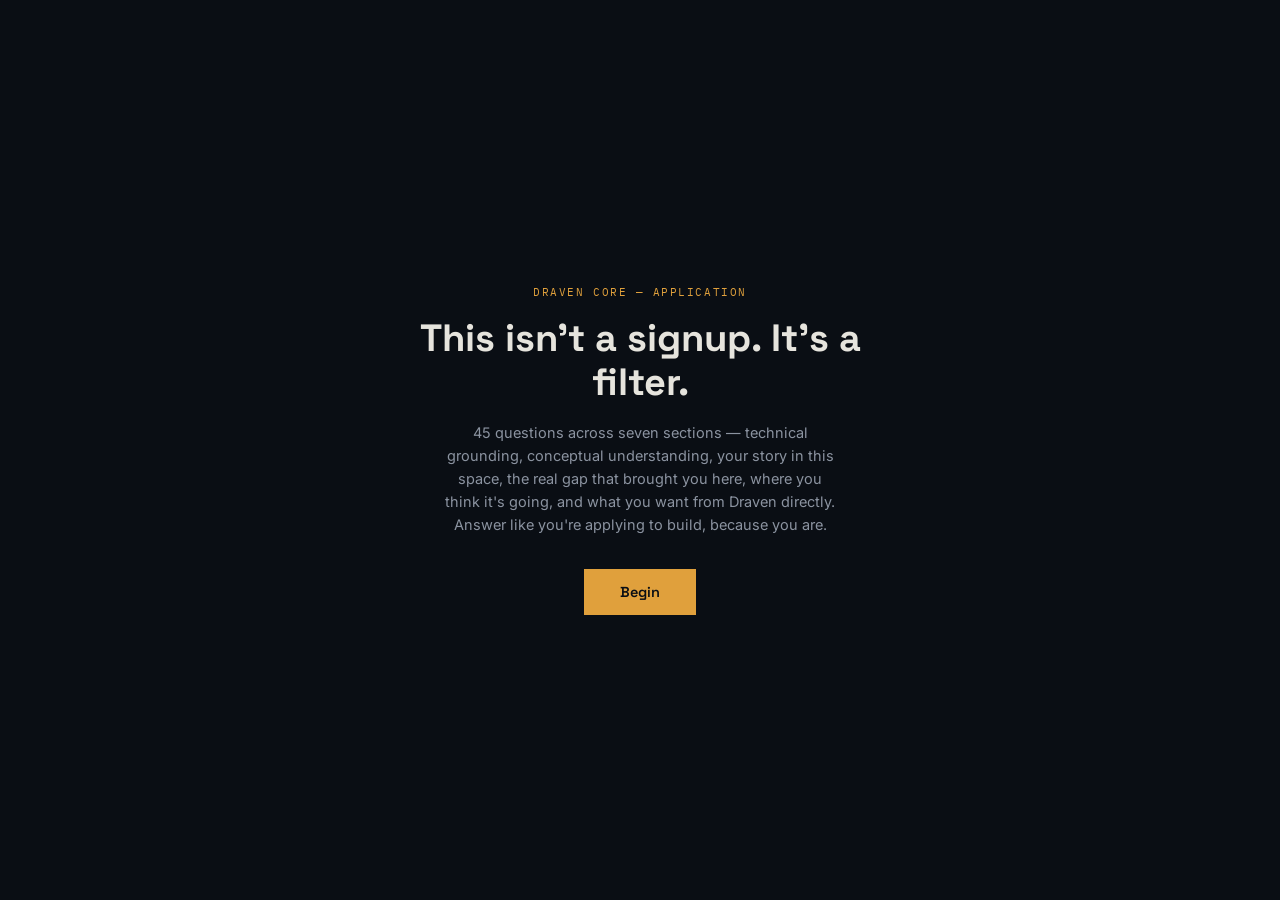
<file: index.html>
<!DOCTYPE html>
<html lang="en">
<head>
<meta charset="UTF-8">
<meta name="viewport" content="width=device-width, initial-scale=1.0, maximum-scale=1.0">
<title>Draven Core — Application</title>
<link href="https://fonts.googleapis.com/css2?family=Space+Grotesk:wght@500;600;700&family=IBM+Plex+Mono:wght@400;500&family=Inter:wght@400;500&display=swap" rel="stylesheet">
<style>
:root{
  --ink:#0A0E14; --panel:#10151D; --line:#232B36;
  --steel:#5C7A94; --amber:#E0A03C;
  --text:#E6E4DD; --text-dim:#8B93A0;
}
*{box-sizing:border-box;margin:0;padding:0;-webkit-tap-highlight-color:transparent}
body{background:var(--ink);color:var(--text);font-family:'Inter',system-ui,sans-serif;min-height:100vh;overflow-x:hidden}
.screen{display:none;min-height:100vh;flex-direction:column}
.screen.active{display:flex}

/* header / progress */
.q-header{position:fixed;top:0;left:0;right:0;z-index:20;background:var(--ink);border-bottom:1px solid var(--line);padding:14px 20px}
.progress-wrap{height:2px;background:var(--line);margin-bottom:12px}
.progress-fill{height:100%;background:var(--amber);transition:width .4s ease}
.q-nav{display:flex;justify-content:space-between;align-items:center}
.nav-back{background:none;border:1px solid var(--line);color:var(--text-dim);width:34px;height:34px;border-radius:4px;cursor:pointer;font-size:15px}
.nav-back:disabled{opacity:.3;pointer-events:none}
.q-counter{font-family:'IBM Plex Mono',monospace;font-size:11px;color:var(--text-dim);letter-spacing:.08em}
.q-section-label{font-family:'IBM Plex Mono',monospace;font-size:10.5px;color:var(--amber);letter-spacing:.1em;text-transform:uppercase;text-align:center;margin-top:10px}

/* entry */
#entryScreen{align-items:center;justify-content:center;padding:32px 24px;text-align:center}
.entry-eyebrow{font-family:'IBM Plex Mono',monospace;font-size:11px;letter-spacing:.14em;color:var(--amber);text-transform:uppercase;margin-bottom:18px}
.entry-title{font-family:'Space Grotesk',sans-serif;font-weight:700;font-size:clamp(26px,6vw,38px);line-height:1.15;margin-bottom:16px;max-width:480px}
.entry-desc{font-size:14.5px;color:var(--text-dim);max-width:44ch;margin-bottom:32px;line-height:1.6}
.start-btn{padding:14px 36px;background:var(--amber);color:var(--ink);border:none;font-family:'Space Grotesk',sans-serif;font-weight:600;font-size:14.5px;cursor:pointer}
.start-btn:hover{background:#EDB35C}

/* question body */
.q-body{flex:1;display:flex;flex-direction:column;justify-content:center;align-items:center;padding:110px 24px 40px;width:100%}
.q-text{font-family:'Space Grotesk',sans-serif;font-weight:600;font-size:clamp(19px,4vw,25px);line-height:1.4;text-align:center;max-width:480px;margin-bottom:8px}
.q-hint{font-size:13px;color:var(--text-dim);text-align:center;max-width:440px;margin-bottom:26px}
.q-input,.q-textarea{width:100%;max-width:480px;background:var(--panel);border:1px solid var(--line);color:var(--text);font-family:'Inter',sans-serif;font-size:15.5px;padding:14px 16px;outline:none}
.q-textarea{min-height:150px;resize:vertical;line-height:1.6}
.q-input:focus,.q-textarea:focus{border-color:var(--steel)}
.q-input::placeholder,.q-textarea::placeholder{color:#4A5361}

.chips{display:flex;flex-wrap:wrap;gap:10px;max-width:480px;justify-content:center}
.chip{font-family:'IBM Plex Mono',monospace;font-size:12.5px;border:1px solid var(--line);color:var(--text-dim);padding:10px 14px;cursor:pointer;user-select:none}
.chip.selected{border-color:var(--amber);color:var(--amber)}

.char-count{align-self:flex-end;max-width:480px;width:100%;text-align:right;font-family:'IBM Plex Mono',monospace;font-size:11px;color:var(--text-dim);margin-top:6px}
.field-error{width:100%;max-width:480px;text-align:left;font-family:'IBM Plex Mono',monospace;font-size:12px;color:var(--amber);margin-top:8px;min-height:16px}

.next-btn,.submit-btn{margin-top:26px;padding:13px 38px;background:var(--amber);color:var(--ink);border:none;font-family:'Space Grotesk',sans-serif;font-weight:600;font-size:14px;cursor:pointer;opacity:0;pointer-events:none;transition:opacity .25s}
.next-btn.visible,.submit-btn.visible{opacity:1;pointer-events:auto}

/* closing */
#closingScreen{align-items:center;justify-content:center;text-align:center;padding:32px}
.closing-eyebrow{font-family:'IBM Plex Mono',monospace;font-size:11px;letter-spacing:.14em;color:var(--amber);text-transform:uppercase;margin-bottom:18px}
.closing-title{font-family:'Space Grotesk',sans-serif;font-weight:700;font-size:clamp(24px,5vw,32px);margin-bottom:14px}
.closing-body{font-size:14.5px;color:var(--text-dim);max-width:44ch;line-height:1.6}
.err{color:var(--amber);font-size:12.5px;margin-top:10px;min-height:18px;text-align:center}
</style>
</head>
<body>

<div id="entryScreen" class="screen active">
  <div class="entry-eyebrow">Draven Core — Application</div>
  <div class="entry-title">This isn't a signup. It's a filter.</div>
  <p class="entry-desc">
    45 questions across seven sections — technical grounding, conceptual
    understanding, your story in this space, the real gap that brought you
    here, where you think it's going, and what you want from Draven directly.
    Answer like you're applying to build, because you are.
  </p>
  <button class="start-btn" onclick="startForm()">Begin</button>
</div>

<div id="questionScreen" class="screen">
  <div class="q-header">
    <div class="progress-wrap"><div class="progress-fill" id="progressFill"></div></div>
    <div class="q-nav">
      <button class="nav-back" id="backBtn" onclick="goBack()">←</button>
      <div class="q-counter" id="qCounter">1 / 10</div>
    </div>
    <div class="q-section-label" id="qSectionLabel"></div>
  </div>
  <div class="q-body" id="qBody"></div>
</div>

<div id="closingScreen" class="screen">
  <div class="closing-eyebrow">Received</div>
  <div class="closing-title">Application logged.</div>
  <p class="closing-body">
    No auto-replies, no countdown. Draven reviews every application personally.
    If it's a fit, you'll hear from him directly.
  </p>
</div>

<script>
const SUPABASE_URL = "https://ufjzhfuazmhlvwmvvlgb.supabase.co";
const SUPABASE_ANON_KEY = "sb_publishable_K_gDRujcdtPNBSuHpz0AcA_PN8tH7lv";

// field: the column this question writes to
// type: text | textarea | chips-single | chips-multi
// section: shown as a small label above each question
// optional: true means the Next button doesn't require a value
const QUESTIONS = [
  {section:"Identity", field:"name", type:"text", text:"Name or handle.", hint:"Real name or the handle you build under — your call.", placeholder:"Name / handle"},
  {section:"Identity", field:"email", type:"text", text:"Email.", hint:"Where Draven reaches you if this moves forward.", placeholder:"you@domain.com",
    validate: v => /^[^\s@]+@[^\s@]+\.[^\s@]+$/.test(v),
    errorMsg: "Enter a real, reachable email \u2014 this is how Draven contacts you after review."},
  {section:"Identity", field:"telegram", type:"text", text:"Telegram handle.", placeholder:"@handle", optional:true,
    validate: v => /^@[A-Za-z0-9_]{5,32}$/.test(v),
    errorMsg: "Format: @yourhandle \u2014 starts with @, 5\u201332 letters/numbers/underscores."},

  {section:"Your Story in Crypto", field:"crypto_entry_point", type:"textarea", text:"When and how did you first encounter crypto or blockchain?", placeholder:"..."},
  {section:"Your Story in Crypto", field:"crypto_throughline", type:"textarea", text:"What's the throughline since \u2014 projects, roles, pivots?", placeholder:"..."},
  {section:"Your Story in Crypto", field:"crypto_turning_point", type:"textarea", text:"The one moment or project that changed how you see this space.", placeholder:"..."},
  {section:"Your Story in Crypto", field:"crypto_pull_moment", type:"textarea", text:"A specific project, protocol, or event that pulled you deeper in rather than pushing you away.", placeholder:"..."},
  {section:"Your Story in Crypto", field:"crypto_one_sentence", type:"textarea", text:"Describe your crypto journey in one sentence, to someone who's never touched it.", placeholder:"..."},

  {section:"Technical Grounding", field:"layer", type:"chips-single", text:"Which layer are you most drawn to?", options:["Protocol/L1 design","L2 scaling","Smart contracts","DeFi mechanism design","Infra/tooling","Cryptography/research","Frontend/Web3 integration","Other"]},
  {section:"Technical Grounding", field:"layer_reasoning", type:"textarea", text:"Why that layer, specifically \u2014 not the others?", placeholder:"..."},
  {section:"Technical Grounding", field:"stack", type:"chips-multi", text:"Stack you actually use.", hint:"Pick what applies.", options:["Solidity","Rust","Move","TypeScript/Web3.js","Python","Go","Cairo","Other"]},
  {section:"Technical Grounding", field:"work_link", type:"textarea", text:"Link the work.", hint:"GitHub, deployed app, published package. Not your best-looking project \u2014 the one that taught you the most.", placeholder:"https://github.com/..."},
  {section:"Technical Grounding", field:"failure_story", type:"textarea", text:"Describe a bug or failure that cost you more than a day.", hint:"What broke, why, and what you actually did about it.", placeholder:"..."},

  {section:"Conceptual Understanding", field:"decentralization_view", type:"textarea", text:"In your own words: what does decentralization actually solve that better-managed centralization can't?", placeholder:"..."},
  {section:"Conceptual Understanding", field:"defi_primitive", type:"chips-single", text:"DeFi primitive you understand best.", options:["AMMs","Lending/borrowing","Perps/derivatives","Stablecoins","Restaking","RWA tokenization","MEV/ordering","Other"]},
  {section:"Conceptual Understanding", field:"defi_mechanism_explain", type:"textarea", text:"Explain how it actually works.", hint:"Mechanism, not a textbook definition.", placeholder:"..."},
  {section:"Conceptual Understanding", field:"wrong_claim", type:"textarea", text:"A widely-repeated claim about crypto you think is wrong or overstated.", placeholder:"..."},

  {section:"The Gap You've Lived", field:"economic_background", type:"chips-single", text:"Which best describes your relationship to money and systems before crypto?", options:["Tech-savvy urban","Corporate salaried","Student","Farmer / informal economy","Underbanked or cash-dependent","Other"]},
  {section:"The Gap You've Lived", field:"gap_moment", type:"textarea", text:"A specific moment you \u2014 or someone close to you \u2014 felt locked out, delayed, or extracted from by traditional banking or financial systems.", placeholder:"..."},
  {section:"The Gap You've Lived", field:"india_lens", type:"textarea", text:"How has India's information or banking gap specifically shaped your view of decentralization?", hint:"From lived experience, not theory.", placeholder:"..."},
  {section:"The Gap You've Lived", field:"failed_institution", type:"chips-single", text:"Which institution has failed you most directly?", options:["Banking/KYC bureaucracy","Government paperwork/verification","Employer or payroll systems","Access to capital/credit","Information access or language barrier","None directly","Other"]},
  {section:"The Gap You've Lived", field:"institution_failure_impact", type:"textarea", text:"How did that failure actually change a decision you made?", hint:"Not a general complaint \u2014 the specific fork in the road.", placeholder:"..."},
  {section:"The Gap You've Lived", field:"decentralization_at_scale_hope", type:"textarea", text:"What would meaningfully change for people like you if decentralized systems actually worked at scale in India?", placeholder:"..."},

  {section:"Perspective & Ideas", field:"fix_reasoning", type:"textarea", text:"One structural problem in blockchain/DeFi right now you'd fix.", placeholder:"..."},
  {section:"Perspective & Ideas", field:"fix_why", type:"textarea", text:"Why that one, specifically \u2014 highest-leverage versus what else you could've named?", placeholder:"..."},
  {section:"Perspective & Ideas", field:"self_gap", type:"textarea", text:"A real gap in your own knowledge or skillset right now.", hint:"Not modesty \u2014 an actual gap.", placeholder:"..."},
  {section:"Perspective & Ideas", field:"gap_action", type:"textarea", text:"What are you doing about that gap, if anything?", placeholder:"...", optional:true},
  {section:"Perspective & Ideas", field:"pitch_idea", type:"textarea", text:"Pitch one specific thing you'd build or contribute inside Draven Core.", hint:"Specific, not \u201canything that helps.\u201d", placeholder:"..."},
  {section:"Perspective & Ideas", field:"pitch_needs", type:"textarea", text:"What would you actually need from the cohort to execute that?", placeholder:"...", optional:true},

  {section:"Where You Think This Goes", field:"overhyped_narrative", type:"textarea", text:"The most overhyped narrative in crypto right now, in your view.", placeholder:"..."},
  {section:"Where You Think This Goes", field:"underbuilt_opportunity", type:"textarea", text:"The most underrated, underbuilt opportunity you see.", placeholder:"..."},
  {section:"Where You Think This Goes", field:"india_trajectory", type:"textarea", text:"Where you think Indian crypto/Web3 adoption specifically goes in the next 3\u20135 years.", placeholder:"..."},
  {section:"Where You Think This Goes", field:"mismatched_use_case", type:"textarea", text:"One blockchain use case you think is currently mismatched to India's actual on-the-ground problems.", placeholder:"..."},
  {section:"Where You Think This Goes", field:"unlimited_resource_build", type:"textarea", text:"With unlimited resources for one year, what would you build for Indian crypto/Web3 adoption specifically?", placeholder:"..."},

  {section:"Motivation & Fit", field:"why_this_project", type:"textarea", text:"Why this project, specifically.", hint:"Not \u201cwhy blockchain\u201d \u2014 what brought you to this one?", placeholder:"..."},
  {section:"Motivation & Fit", field:"admired_project", type:"textarea", text:"A project \u2014 yours or anyone's \u2014 in this space you genuinely admire, and why.", placeholder:"..."},
  {section:"Motivation & Fit", field:"failed_project", type:"textarea", text:"A project you abandoned or that failed outright, and why.", placeholder:"...", optional:true},

  {section:"What You Want From Draven", field:"expectation_from_draven", type:"textarea", text:"What do you expect from Draven as coordinator of this cohort?", placeholder:"..."},
  {section:"What You Want From Draven", field:"collaboration_condition", type:"textarea", text:"What would make this collaboration actually work for you \u2014 not just look good on paper?", placeholder:"..."},
  {section:"What You Want From Draven", field:"walkaway_condition", type:"textarea", text:"What would make you walk away from this?", placeholder:"...", optional:true},
  {section:"What You Want From Draven", field:"helpful_feedback_type", type:"textarea", text:"What kind of feedback or correction from Draven would actually help you improve \u2014 versus feedback that would just discourage you?", placeholder:"..."},
  {section:"What You Want From Draven", field:"honest_non_expectation", type:"textarea", text:"What should Draven NOT expect from you, going in honestly?", placeholder:"..."},

  {section:"Commitment", field:"hours_per_week", type:"text", text:"Realistic time commitment.", hint:"Hours per week, next 3 months. Not aspirational.", placeholder:"e.g. 6"},
  {section:"Commitment", field:"wallet", type:"text", text:"Wallet address or on-chain identity.", hint:"Optional \u2014 ENS, deployed contract, tx history.", placeholder:"0x... or ENS (optional)", optional:true},
  {section:"Commitment", field:"additional_notes", type:"textarea", text:"Anything else Draven should know before reviewing this?", placeholder:"...", optional:true},
];
const TOTAL_Q = QUESTIONS.length;

let currentQ = 0;
let qStartTime = 0;
let answers = {};      // field -> value
let timeSpent = {};    // "q0" -> seconds
let chipSelections = {};

function startForm(){
  document.querySelectorAll('.screen').forEach(s=>s.classList.remove('active'));
  document.getElementById('questionScreen').classList.add('active');
  renderQuestion(0);
}

function renderQuestion(idx){
  qStartTime = Date.now();
  const q = QUESTIONS[idx];
  const isLast = idx === TOTAL_Q - 1;

  document.getElementById('qCounter').textContent = (idx+1)+' / '+TOTAL_Q;
  document.getElementById('qSectionLabel').textContent = q.section || '';
  document.getElementById('progressFill').style.width = ((idx/TOTAL_Q)*100)+'%';
  document.getElementById('backBtn').disabled = idx===0;

  const body = document.getElementById('qBody');
  body.innerHTML = '';

  const qText = document.createElement('div');
  qText.className = 'q-text';
  qText.textContent = q.text;
  body.appendChild(qText);

  if(q.hint){
    const hint = document.createElement('div');
    hint.className = 'q-hint';
    hint.textContent = q.hint;
    body.appendChild(hint);
  }

  const existing = answers[q.field];

  if(q.type === 'chips-multi'){
    const wrap = document.createElement('div');
    wrap.className = 'chips';
    const selected = new Set(chipSelections[q.field] || []);
    q.options.forEach(opt=>{
      const chip = document.createElement('div');
      chip.className = 'chip'+(selected.has(opt)?' selected':'');
      chip.textContent = opt;
      chip.onclick = ()=>{
        if(selected.has(opt)){selected.delete(opt);chip.classList.remove('selected')}
        else{selected.add(opt);chip.classList.add('selected')}
        chipSelections[q.field] = Array.from(selected);
        answers[q.field] = chipSelections[q.field];
        toggleNext(q.optional || selected.size>0, isLast);
      };
      wrap.appendChild(chip);
    });
    body.appendChild(wrap);
    toggleNext(q.optional || selected.size>0, isLast);
  } else if(q.type === 'chips-single'){
    const wrap = document.createElement('div');
    wrap.className = 'chips';
    q.options.forEach(opt=>{
      const chip = document.createElement('div');
      chip.className = 'chip'+(existing===opt?' selected':'');
      chip.textContent = opt;
      chip.onclick = ()=>{
        wrap.querySelectorAll('.chip').forEach(c=>c.classList.remove('selected'));
        chip.classList.add('selected');
        answers[q.field] = opt;
        toggleNext(true, isLast);
      };
      wrap.appendChild(chip);
    });
    body.appendChild(wrap);
    toggleNext(q.optional || !!existing, isLast);
  } else if(q.type === 'textarea'){
    const ta = document.createElement('textarea');
    ta.className = 'q-textarea';
    ta.placeholder = q.placeholder || '';
    ta.value = existing || '';
    ta.oninput = ()=>{
      const ok = q.optional || ta.value.trim().length > 4;
      toggleNext(ok, isLast);
    };
    body.appendChild(ta);
    toggleNext(q.optional || (existing||'').trim().length>4, isLast);
  } else {
    const inp = document.createElement('input');
    inp.className = 'q-input';
    inp.type = 'text';
    inp.placeholder = q.placeholder || '';
    inp.value = existing || '';
    const fieldErr = document.createElement('div');
    fieldErr.className = 'field-error';
    const runValidation = ()=>{
      const val = inp.value.trim();
      if(val.length === 0){
        fieldErr.textContent = '';
        toggleNext(!!q.optional, isLast);
        return;
      }
      if(q.validate && !q.validate(val)){
        fieldErr.textContent = q.errorMsg || 'That doesn\u2019t look right \u2014 check the format.';
        toggleNext(false, isLast);
      } else {
        fieldErr.textContent = '';
        toggleNext(true, isLast);
      }
    };
    inp.oninput = runValidation;
    body.appendChild(inp);
    body.appendChild(fieldErr);
    runValidation();
  }

  const btn = document.createElement('button');
  btn.className = isLast ? 'submit-btn' : 'next-btn';
  btn.id = 'advanceBtn';
  btn.textContent = isLast ? 'Submit application' : 'Next';
  btn.onclick = isLast ? submitForm : goNext;
  body.appendChild(btn);

  const err = document.createElement('div');
  err.className = 'err';
  err.id = 'qErr';
  body.appendChild(err);
}

function toggleNext(ok, isLast){
  const btn = document.getElementById('advanceBtn');
  if(!btn) return;
  btn.classList.toggle('visible', ok);
}

function captureCurrent(){
  const q = QUESTIONS[currentQ];
  if(q.type === 'textarea'){
    const ta = document.querySelector('.q-textarea');
    if(ta) answers[q.field] = ta.value.trim();
  } else if(q.type === 'text'){
    const inp = document.querySelector('.q-input');
    if(inp) answers[q.field] = inp.value.trim();
  }
  const secs = Math.floor((Date.now()-qStartTime)/1000);
  timeSpent['q'+currentQ] = secs;
}

function goNext(){
  captureCurrent();
  if(currentQ < TOTAL_Q-1){
    currentQ++;
    renderQuestion(currentQ);
  }
}

function goBack(){
  captureCurrent();
  if(currentQ > 0){
    currentQ--;
    renderQuestion(currentQ);
  }
}

async function submitForm(){
  captureCurrent();
  const errEl = document.getElementById('qErr');
  if(!answers.email || !answers.email.includes('@')){
    errEl.textContent = 'Enter a valid email before submitting.';
    return;
  }
  const payload = {
    name: answers.name || null,
    email: answers.email,
    telegram: answers.telegram || null,
    crypto_entry_point: answers.crypto_entry_point || null,
    crypto_throughline: answers.crypto_throughline || null,
    crypto_turning_point: answers.crypto_turning_point || null,
    layer: answers.layer || null,
    layer_reasoning: answers.layer_reasoning || null,
    stack: answers.stack || [],
    work_link: answers.work_link || null,
    failure_story: answers.failure_story || null,
    decentralization_view: answers.decentralization_view || null,
    defi_primitive: answers.defi_primitive || null,
    defi_mechanism_explain: answers.defi_mechanism_explain || null,
    wrong_claim: answers.wrong_claim || null,
    economic_background: answers.economic_background || null,
    gap_moment: answers.gap_moment || null,
    india_lens: answers.india_lens || null,
    fix_reasoning: answers.fix_reasoning || null,
    fix_why: answers.fix_why || null,
    self_gap: answers.self_gap || null,
    gap_action: answers.gap_action || null,
    pitch_idea: answers.pitch_idea || null,
    pitch_needs: answers.pitch_needs || null,
    overhyped_narrative: answers.overhyped_narrative || null,
    underbuilt_opportunity: answers.underbuilt_opportunity || null,
    india_trajectory: answers.india_trajectory || null,
    why_this_project: answers.why_this_project || null,
    admired_project: answers.admired_project || null,
    failed_project: answers.failed_project || null,
    expectation_from_draven: answers.expectation_from_draven || null,
    collaboration_condition: answers.collaboration_condition || null,
    walkaway_condition: answers.walkaway_condition || null,
    hours_per_week: answers.hours_per_week ? parseInt(answers.hours_per_week) || null : null,
    wallet: answers.wallet || null,
    additional_notes: answers.additional_notes || null,
    time_spent: timeSpent,
    status: 'pending'
  };

  errEl.textContent = 'Submitting...';
  try{
    const res = await fetch(SUPABASE_URL + '/rest/v1/core_applicants', {
      method: 'POST',
      headers: {
        'Content-Type': 'application/json',
        'apikey': SUPABASE_ANON_KEY,
        'Authorization': 'Bearer ' + SUPABASE_ANON_KEY,
        'Prefer': 'return=minimal'
      },
      body: JSON.stringify(payload)
    });
    if(!res.ok){
      errEl.textContent = 'Something failed on submit. Try again.';
      return;
    }
    document.querySelectorAll('.screen').forEach(s=>s.classList.remove('active'));
    document.getElementById('closingScreen').classList.add('active');
  }catch(e){
    errEl.textContent = 'Network error. Try again.';
  }
}
</script>
</body>
</html>
</file>
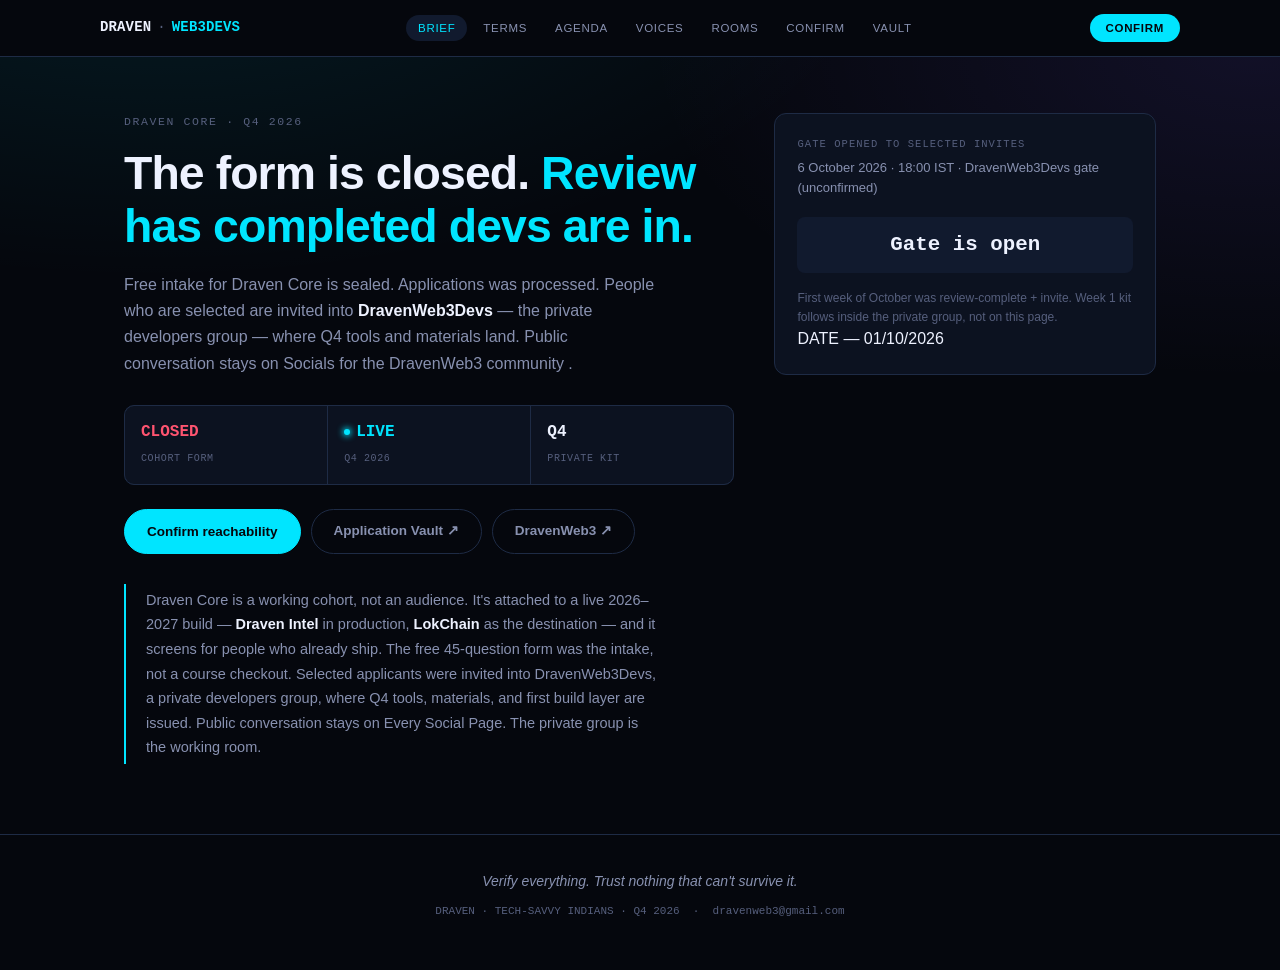
<file: draven-core-final/index.html>
<!DOCTYPE html>
<html lang="en">
<head>
<meta charset="UTF-8">
<meta name="viewport" content="width=device-width, initial-scale=1.0">
<title>Draven Core — Q4 2026</title>
<style>
:root{
  --bg:#05070d; --panel:#0c1220; --panel-2:#111a2e; --line:#1e2b45;
  --text:#eef2ff; --muted:#8891b0; --muted-2:#565f7d;
  --c-core:#4a9eff; --c-scaling:#22d3d3; --c-finance:#ffb84a;
  --c-frontier:#a78bfa; --c-institutional:#ff5470; --c-convergence:#00e5ff; --c-tooling:#ff8c42;
}
*{box-sizing:border-box;margin:0;padding:0}
body{
  background:
    radial-gradient(1300px 650px at 12% -10%, rgba(0,229,255,0.10) 0%, transparent 58%),
    radial-gradient(1100px 600px at 98% 5%, rgba(124,92,255,0.11) 0%, transparent 55%),
    var(--bg);
  color:var(--text); font-family:ui-sans-serif,'Inter','Segoe UI',-apple-system,sans-serif;
  line-height:1.55; -webkit-font-smoothing:antialiased;
}
.mono{font-family:ui-monospace,'JetBrains Mono','SF Mono','Cascadia Code',Menlo,Consolas,monospace;}
.wrap{max-width:1080px;margin:0 auto;padding:0 24px}
a{color:inherit}

/* ---- nav ---- */
.topnav{position:sticky;top:0;z-index:30;background:var(--bg);border-bottom:1px solid var(--line);padding:14px 20px;}
.topnav-inner{max-width:1080px;margin:0 auto;display:flex;align-items:center;justify-content:space-between;gap:16px;flex-wrap:wrap;}
.brand{font-weight:800;font-size:14px;letter-spacing:.01em;white-space:nowrap;}
.brand .sep{color:var(--muted-2);font-weight:400;margin:0 6px;}
.brand .sub{color:var(--c-convergence);}
.tabs{display:flex;flex-wrap:wrap;gap:4px;font-size:11.5px;letter-spacing:.06em;text-transform:uppercase;}
.tab-btn{background:none;border:none;color:var(--muted);padding:7px 12px;border-radius:999px;cursor:pointer;font-family:inherit;font-size:inherit;letter-spacing:inherit;text-transform:inherit;}
.tab-btn:hover{color:var(--text);}
.tab-btn.active{background:var(--panel-2);color:var(--c-convergence);}
.nav-confirm{background:var(--c-convergence);color:#05070d;font-weight:700;font-size:11.5px;letter-spacing:.06em;text-transform:uppercase;padding:8px 16px;border-radius:999px;border:none;cursor:pointer;white-space:nowrap;}

/* ---- tab panels ---- */
.tabpanel{display:none;padding:56px 0 70px;}
.tabpanel.active{display:block;}

/* ---- brief ---- */
.brief-grid{display:grid;grid-template-columns:1.6fr 1fr;gap:40px;align-items:start;}
@media (max-width:820px){.brief-grid{grid-template-columns:1fr;}}
.eyebrow{font-size:11.5px;letter-spacing:.14em;text-transform:uppercase;color:var(--muted-2);margin-bottom:16px;}
h1{font-size:clamp(1.9rem,4.5vw,2.9rem);font-weight:800;letter-spacing:-.02em;line-height:1.15;margin-bottom:18px;}
h1 .hl{color:var(--c-convergence);}
.lead{color:var(--muted);font-size:1rem;max-width:60ch;margin-bottom:28px;line-height:1.65;}
.lead strong{color:var(--text);}

.status-strip{display:grid;grid-template-columns:repeat(3,1fr);gap:1px;background:var(--line);border:1px solid var(--line);border-radius:10px;overflow:hidden;margin-bottom:24px;}
.status-strip .cell{background:var(--panel);padding:14px 16px;}
.status-strip .cell b{display:block;font-size:1rem;font-weight:700;}
.status-strip .cell small{color:var(--muted-2);font-size:10px;letter-spacing:.06em;text-transform:uppercase;}
.status-strip .closed{color:var(--c-institutional);}
.status-strip .live{color:var(--c-convergence);}

.pulse-dot{display:inline-block;width:6px;height:6px;border-radius:50%;background:var(--c-convergence);margin-right:6px;box-shadow:0 0 6px 1px var(--c-convergence);animation:pulseGlow 1.8s ease-in-out infinite;vertical-align:middle;}
@keyframes pulseGlow{0%,100%{opacity:1}50%{opacity:.35}}
@media (prefers-reduced-motion: reduce){.pulse-dot{animation:none}}

.brief-actions{display:flex;flex-wrap:wrap;gap:10px;margin-bottom:30px;}
.btn{display:inline-flex;align-items:center;gap:7px;padding:11px 22px;border-radius:999px;font-weight:600;font-size:13.5px;text-decoration:none;border:1px solid var(--line);cursor:pointer;font-family:inherit;transition:border-color .18s ease,background .18s ease,transform .18s ease;}
.btn.primary{background:var(--c-convergence);color:#05070d;border-color:var(--c-convergence);}
.btn.primary:hover{background:#3aecff;transform:translateY(-1px);}
.btn.secondary{background:transparent;color:var(--muted);}
.btn.secondary:hover{color:var(--text);border-color:var(--muted-2);}

.blockquote{border-left:2px solid var(--c-convergence);padding:4px 0 4px 20px;color:var(--muted);font-size:14.5px;line-height:1.7;max-width:66ch;}
.blockquote strong{color:var(--text);}

.sidebar-box{background:var(--panel);border:1px solid var(--line);border-radius:12px;padding:22px;}
.sidebar-label{font-size:10.5px;letter-spacing:.1em;text-transform:uppercase;color:var(--muted-2);margin-bottom:6px;}
.sidebar-date{font-size:13px;color:var(--muted);margin-bottom:18px;}
.countdown{display:grid;grid-template-columns:repeat(4,1fr);gap:8px;margin-bottom:16px;}
.countdown .c{background:var(--panel-2);border-radius:8px;padding:12px 6px;text-align:center;}
.countdown .c b{display:block;font-size:1.3rem;font-weight:700;font-family:ui-monospace,monospace;}
.countdown .c small{font-size:9px;color:var(--muted-2);letter-spacing:.06em;text-transform:uppercase;}
.sidebar-note{font-size:12px;color:var(--muted-2);line-height:1.6;}
.unconfirmed-flag{display:inline-block;margin-top:10px;font-size:10.5px;color:var(--c-finance);border:1px dashed var(--c-finance);border-radius:6px;padding:4px 8px;}

/* ---- shared section header ---- */
.sec-eyebrow{font-size:11px;letter-spacing:.1em;text-transform:uppercase;color:var(--c-convergence);margin-bottom:10px;}
.sec-head h2{font-size:clamp(1.5rem,3.5vw,2rem);font-weight:800;letter-spacing:-.01em;margin-bottom:10px;}
.sec-head p{color:var(--muted);max-width:64ch;margin-bottom:32px;}

/* ---- agenda: 3-card row ---- */
.card-row{display:grid;grid-template-columns:repeat(3,1fr);gap:14px;margin-bottom:48px;}
@media (max-width:820px){.card-row{grid-template-columns:1fr;}}
.acard{background:var(--panel);border:1px solid var(--line);border-radius:12px;padding:22px;display:flex;flex-direction:column;}
.acard-kicker{font-size:10px;letter-spacing:.08em;text-transform:uppercase;color:var(--muted-2);margin-bottom:6px;display:flex;justify-content:space-between;}
.acard h3{font-size:1.1rem;font-weight:700;margin-bottom:4px;}
.acard .tag{font-size:11px;color:var(--c-convergence);margin-bottom:12px;}
.acard p{color:var(--muted);font-size:13px;line-height:1.6;margin-bottom:14px;flex:1;}
.acard ul{list-style:none;margin-bottom:16px;}
.acard li{font-size:12.5px;color:var(--muted);margin-bottom:6px;padding-left:14px;position:relative;}
.acard li::before{content:"◆";position:absolute;left:0;color:var(--c-convergence);font-size:9px;top:3px;}
.acard .btn{width:100%;justify-content:center;}
.live-count{font-family:ui-monospace,monospace;color:var(--c-finance);}

/* ---- timeline ---- */
.timeline .item{display:grid;grid-template-columns:170px 100px 1fr;gap:16px;padding:18px 0;border-top:1px solid var(--line);align-items:start;}
@media (max-width:640px){.timeline .item{grid-template-columns:1fr;gap:6px;}}
.timeline .item:first-child{border-top:none;}
.timeline .when{font-family:ui-monospace,monospace;font-size:12px;color:var(--muted-2);}
.timeline .badge{font-size:10px;letter-spacing:.06em;text-transform:uppercase;border:1px solid var(--line);border-radius:999px;padding:3px 10px;height:fit-content;color:var(--muted);}
.timeline h4{font-size:15px;font-weight:700;margin-bottom:4px;}
.timeline p{color:var(--muted);font-size:13px;}

/* ---- voices ---- */
.voice-grid{display:grid;grid-template-columns:1fr 1fr;gap:14px;margin-bottom:20px;}
@media (max-width:640px){.voice-grid{grid-template-columns:1fr;}}
.vcard{background:var(--panel);border:1px solid var(--line);border-radius:12px;padding:20px;display:flex;justify-content:space-between;gap:14px;}
.vcard-role{font-size:9.5px;letter-spacing:.06em;text-transform:uppercase;color:var(--muted-2);margin-bottom:8px;}
.vcard h3{font-size:1.05rem;font-weight:700;margin-bottom:8px;}
.vcard p{color:var(--muted);font-size:12.5px;line-height:1.6;}
.avatar{width:34px;height:34px;border-radius:8px;display:flex;align-items:center;justify-content:center;font-weight:700;font-size:13px;flex-shrink:0;border:1px solid var(--line);}

/* ---- rooms ---- */
.topology{background:var(--panel-2);border:1px solid var(--line);border-radius:12px;padding:20px;margin-bottom:14px;}
.topology-head{display:flex;justify-content:space-between;font-size:10px;letter-spacing:.06em;text-transform:uppercase;color:var(--muted-2);margin-bottom:16px;flex-wrap:wrap;gap:6px;}
.room-grid{display:grid;grid-template-columns:1fr 1fr;gap:10px;}
@media (max-width:640px){.room-grid{grid-template-columns:1fr;}}
.room{background:var(--panel);border:1px solid var(--line);border-radius:10px;padding:16px 18px;text-decoration:none;display:block;}
.room.sealed{border-color:rgba(255,84,112,.35);}
.room.gated{border-color:rgba(0,229,255,.35);}
.room-tag{font-size:9.5px;letter-spacing:.06em;text-transform:uppercase;color:var(--muted-2);margin-bottom:8px;}
.room h4{font-size:1rem;font-weight:700;margin-bottom:3px;}
.room span.detail{color:var(--muted);font-size:12px;}

/* ---- confirm ---- */
.confirm-toggle{display:flex;gap:8px;margin-bottom:22px;flex-wrap:wrap;}
.ctog{flex:1;min-width:140px;background:var(--panel);border:1px solid var(--line);border-radius:10px;padding:14px 16px;cursor:pointer;text-align:left;font-family:inherit;color:var(--text);}
.ctog.active{border-color:var(--c-convergence);}
.ctog b{display:block;font-size:13px;margin-bottom:3px;}
.ctog span{font-size:11px;color:var(--muted);}
.form-grid{display:grid;grid-template-columns:1fr 1fr;gap:14px;margin-bottom:14px;}
@media (max-width:600px){.form-grid{grid-template-columns:1fr;}}
label{display:block;font-size:10.5px;letter-spacing:.06em;text-transform:uppercase;color:var(--muted-2);margin-bottom:7px;}
input,textarea{width:100%;background:var(--panel-2);border:1px solid var(--line);border-radius:8px;color:var(--text);font-family:inherit;font-size:14px;padding:11px 13px;outline:none;}
input:focus,textarea:focus{border-color:var(--c-convergence);}
textarea{min-height:80px;resize:vertical;}
.check-row{display:flex;gap:10px;align-items:flex-start;margin:18px 0;font-size:12.5px;color:var(--muted);}
.check-row input{width:auto;margin-top:2px;}
#confirmMsg{font-size:12.5px;margin-top:12px;min-height:16px;}
#confirmMsg.ok{color:var(--c-convergence);}
#confirmMsg.err{color:var(--c-institutional);}

/* ---- post ---- */
.poster{max-width:340px;aspect-ratio:4/5;background:linear-gradient(160deg,#0a1530 0%,#1a1040 60%,#0a0518 100%);border:1px solid var(--line);border-radius:16px;padding:28px 26px;display:flex;flex-direction:column;justify-content:space-between;margin:0 auto 20px;}
.poster-eyebrow{font-family:ui-monospace,monospace;font-size:9.5px;letter-spacing:.1em;color:var(--muted);}
.poster-body h2{font-size:2.1rem;font-weight:800;line-height:1.1;color:var(--text);margin:16px 0 10px;}
.poster-status{color:var(--c-convergence);font-weight:700;font-size:1.05rem;margin-bottom:4px;}
.poster-sub{color:var(--muted);font-size:12px;}
.poster-mark{align-self:center;color:var(--c-convergence);font-size:20px;}
.caption-box{background:var(--panel);border:1px solid var(--line);border-radius:10px;padding:18px 20px;max-width:520px;margin:0 auto 14px;font-size:13.5px;color:var(--muted);line-height:1.6;}
.copy-btn{display:block;margin:0 auto;}

footer{border-top:1px solid var(--line);padding:36px 0 50px;text-align:center;}
footer p{font-style:italic;color:var(--muted);font-size:14px;margin-bottom:10px;}
footer .stamp{font-size:11px;color:var(--muted-2);font-family:ui-monospace,monospace;}
</style>
</head>
<body>

<nav class="topnav">
  <div class="topnav-inner">
    <div class="brand mono">DRAVEN<span class="sep">·</span><span class="sub">WEB3DEVS</span></div>
    <div class="tabs" id="tabButtons">
      <button class="tab-btn active" data-tab="brief">Brief</button>
      <button class="tab-btn" data-tab="terms">Terms</button>
      <button class="tab-btn" data-tab="agenda">Agenda</button>
      <button class="tab-btn" data-tab="voices">Voices</button>
      <button class="tab-btn" data-tab="rooms">Rooms</button>
      <button class="tab-btn" data-tab="confirm">Confirm</button>
      <button class="tab-btn" data-tab="post">Vault</button>
    </div>
    <button class="nav-confirm" onclick="showTab('confirm')">Confirm</button>
  </div>
</nav>

<!-- ============ BRIEF ============ -->
<div class="tabpanel active" id="tab-brief">
  <div class="wrap brief-grid">
    <div>
      <div class="eyebrow mono">DRAVEN CORE · Q4 2026</div>
      <h1>The form is closed. <span class="hl">Review has completed devs are in.</span></h1>
      <p class="lead">Free intake for Draven Core is sealed. Applications was processed. People who are selected are invited into <strong>DravenWeb3Devs</strong> — the private developers group — where Q4 tools and materials land. Public conversation stays on Socials for the DravenWeb3 community .</p>

      <div class="status-strip mono">
        <div class="cell"><b class="closed">CLOSED</b><small>Cohort Form</small></div>
        <div class="cell"><b class="live"><span class="pulse-dot"></span>LIVE</b><small>Q4 2026</small></div>
        <div class="cell"><b>Q4</b><small>Private Kit</small></div>
      </div>

      <div class="brief-actions">
        <button class="btn primary" onclick="showTab('confirm')">Confirm reachability</button>
        <a href="https://dravenweb.github.io/val/index-legacy.html" target="_blank" rel="noopener" class="btn secondary">Application Vault ↗</a>
        <a href="https://linktr.ee/DravenWeb3" target="_blank" rel="noopener" class="btn secondary">DravenWeb3 ↗</a>
      </div>

      <div class="blockquote">
        Draven Core is a working cohort, not an audience. It's attached to a live 2026–2027 build — <strong>Draven Intel</strong> in production, <strong>LokChain</strong> as the destination — and it screens for people who already ship. The free 45-question form was the intake, not a course checkout. Selected applicants were invited into DravenWeb3Devs, a private developers group, where Q4 tools, materials, and first build layer are issued. Public conversation stays on Every Social Page. The private group is the working room.
      </div>
    </div>

    <div class="sidebar-box">
      <div class="sidebar-label mono">Gate opened to selected invites</div>
      <div class="sidebar-date" id="countdownTarget">—</div>
      <div class="countdown mono" id="countdownCells">
        <div class="c"><b id="cd-d">--</b><small>Days</small></div>
        <div class="c"><b id="cd-h">--</b><small>Hours</small></div>
        <div class="c"><b id="cd-m">--</b><small>Min</small></div>
        <div class="c"><b id="cd-s">--</b><small>Sec</small></div>
      </div>
      <div class="sidebar-note">First week of October was review-complete + invite. Week 1 kit follows inside the private group, not on this page.</div>
      <div class="cell">DATE  — 01/10/2026</div>
    </div>
  </div>
</div>

<!-- ============ TERMS ============ -->
<div class="tabpanel" id="tab-terms">
  <div class="wrap" style="max-width:640px;text-align:center;">
    <div class="sec-head" style="text-align:left;">
      <div class="sec-eyebrow mono">Terms &amp; Guidelines</div>
      <h2>Read this before you open anything else.</h2>
      <p>The Core terms, privacy policy, and community guidelines every applicant already agreed to when the form was open and will be updated for next cycle. Selected means you enter this framework — read it here first, or from inside the Application Vault.</p>
    </div>
    <div class="caption-box" style="text-align:left;">Covers: what the application collects and why, how Draven Core data is stored and who can access it, and the conduct expected once you're inside DravenWeb3Devs. This is the same poilcy gate, not an updated eefective one.</div>
    <a href="index-legacy.html#panel-legal" class="btn primary" style="justify-content:center;">Read Terms &amp; Guidelines →</a>
  </div>
</div>

<!-- ============ AGENDA ============ -->
<div class="tabpanel" id="tab-agenda">
  <div class="wrap">
    <div class="card-row">
      <div class="acard">
        <div class="acard-kicker"><span>DravenWeb3 · Socials</span><span style="color:var(--c-convergence)">Live</span></div>
        <h3>Public square</h3>
        <div class="tag">Open</div>
        <p>Where the community stays active every cycle. Status posts, Q4 language, and anything that can be said in public lives there — not in DMs.</p>
        <ul>
          <li>Official status, not rumours</li>
          <li>Socials and Public Telegram as the second door</li>
          <li>No application required here</li>
        </ul>
        <a href="https://linktr.ee/DravenWeb3" target="_blank" rel="noopener" class="btn secondary">Stay on the feed</a>
      </div>
      <div class="acard">
        <div class="acard-kicker"><span>This page · RSVP</span><span class="live-count" id="confirmCountLabel">8</span></div>
        <h3>Q4 confirmation</h3>
        <div class="tag">Waitlist</div>
        <p>For people who applied, or who missed the form and still want a record. Confirmation doesn't equal a private-group invite. It tells the desk you're reachable or will leverage you for next cycle onboarding.</p>
        <ul>
          <li>Logged against your application email</li>
          <li>Telegram handle for the invite channel</li>
          <li>Onboarding kit if you're later selected</li>
        </ul>
        <button class="btn primary" onclick="showTab('confirm')">Confirm your seat</button>
      </div>
      <div class="acard">
        <div class="acard-kicker"><span>Private group · Invite only</span><span style="color:var(--c-finance)">Selected</span></div>
        <h3>DravenWeb3Devs</h3>
        <div class="tag">Selected</div>
        <p>The working room. Selected applicants are pulled in during the first week of October. Q4 tools, materials, and first assignments are issued here — as described while the form was open.</p>
        <ul>
          <li>Tools and Q4 materials</li>
          <li>First build layers, reviewed</li>
          <li>Not a subscriber chat</li>
        </ul>
        <button class="btn secondary" disabled style="opacity:.6;cursor:default;">Invite only</button>
      </div>
    </div>

    <div class="sec-head">
      <div class="sec-eyebrow mono">01 · Agenda</div>
      <h2>Review done, then the Q4 room.</h2>
      <p>This isn't a conference timetable. It's the cycle as it actually runs from the sealed form into the private group.</p>
    </div>

    <div class="timeline">
      <div class="item">
        <div class="when">30 Sep · 00:00 IST</div>
        <div class="badge">Sealed</div>
        <div><h4>Free form closed</h4><p>The 45-question Draven Core co-builder application is sealed. No late entries this cycle, if you apply after that period only counted as leveraged for next cycle and will not be invited mid-way.</p></div>
      </div>
      <div class="item">
        <div class="when">29 Sep – 5 Oct</div>
        <div class="badge">Silent week</div>
        <div><h4>Personal review</h4><p>Every application is read. There's no auto-reply and no public scoreboard. Do not DM for status.</p></div>
      </div>
      <div class="item">
        <div class="when">Oct</div>
        <div class="badge">Public</div>
        <div><h4>Important post</h4><p>The only official Important public update on socials — see the Public sqaure.</p></div>
      </div>
      <div class="item">
        <div class="when">First week of Oct</div>
        <div class="badge">Gate</div>
        <div><h4>Selected → DravenWeb3Devs</h4><p>Invites drop into the private developers group for people who are selected. The Telegram handle on the form is the channel.</p></div>
      </div>
      <div class="item">
        <div class="when">Week 1</div>
        <div class="badge">Kit</div>
        <div><h4>Tools and Q4 materials</h4><p>Kit, first assignment, and the quarter's working materials — the same stack described while applications were open.</p></div>
      </div>
      <div class="item">
        <div class="when">Q4 2026</div>
        <div class="badge">Build</div>
        <div><h4>Bench cycle</h4><p>Ship against the LokChain bench. Review continues as work, not as a form.</p></div>
      </div>
    </div>

    <div class="topology" style="margin-top:30px;">
      <div class="sidebar-label mono" style="margin-bottom:14px;">What applicants onward from here until next cycle</div>
      <div style="display:grid;gap:10px;">
        <p style="font-size:13px;color:var(--muted);">01 · Don't DM Draven, the desk, or anyone "in the group" asking if you got in.</p>
        <p style="font-size:13px;color:var(--muted);">02 · If you listed a Telegram handle on the form, leave it intact — that's the invite channel.</p>
        <p style="font-size:13px;color:var(--muted);">03 · Keep shipping the thing you said you were building. Review is of the file, then of the work.</p>
        <p style="font-size:13px;color:var(--muted);">04 · Watch Socials page — the public square this week. Telegram is the second door.</p>
        <p style="font-size:13px;color:var(--muted);">05 · Read the Core terms you agreed to when you opened the form. Selected means you enter that framework, not a fan chat.</p>
        <p style="font-size:13px;color:var(--muted);">06 · Prepare a one-pager of current work (repo, live tool, or deployed surface). Week 1 will ask for it. for valut applicant keep it for next cycle</p>
      </div>
    </div>
  </div>
</div>

<!-- ============ VOICES ============ -->
<div class="tabpanel" id="tab-voices">
  <div class="wrap">
    <div class="sec-head">
      <div class="sec-eyebrow mono">02 · Voices</div>
      <h2>Who speaks for this cycle.</h2>
      <p>Not a speaker circus. Four seats on the same build — review, routing, tools, destination.</p>
    </div>
    <div class="voice-grid">
      <div class="vcard">
        <div><div class="vcard-role mono">Architect · Review</div><h3>Draven</h3><p>Publishes as Decentralised Epistemologist. Reads every Core application personally. The product carries the claim — not a founder story.</p></div>
        <div class="avatar" style="color:var(--c-convergence);border-color:var(--c-convergence);">D</div>
      </div>
      <div class="vcard">
        <div><div class="vcard-role mono">Screening · Routing</div><h3>Core Desk</h3><p>Turns DrvWeb3Devs Products into a Tool, a Protocol, or a Presentation. Routes DravenWeb3Devs people into LokChain. Doesn't need to be a Cluster.</p></div>
        <div class="avatar" style="color:var(--c-core);border-color:var(--c-core);">C</div>
      </div>
      <div class="vcard">
        <div><div class="vcard-role mono">Tools · Q4 Kit</div><h3>Intel Bench</h3><p>Draven Intel is live and MVPs are dropping — the proof the execution model works. Q4 materials for the private group come off this bench, not off a slide deck.</p></div>
        <div class="avatar" style="color:var(--c-finance);border-color:var(--c-finance);">I</div>
      </div>
      <div class="vcard">
        <div><div class="vcard-role mono">Destination Protocol</div><h3>LokChain Seat</h3><p>Mass-market crypto and Web3 infrastructure for the next million Indian participants. Core exists to build the bench before this needs them.</p></div>
        <div class="avatar" style="color:var(--c-frontier);border-color:var(--c-frontier);">L</div>
      </div>
    </div>
  </div>
</div>

<!-- ============ ROOMS ============ -->
<div class="tabpanel" id="tab-rooms">
  <div class="wrap">
    <div class="sec-head">
      <div class="sec-eyebrow mono">03 · Rooms</div>
      <h2>Where the community actually is.</h2>
      <p>Centralised and Decentralised Socials are the social page. Telegram is the public second door. DravenWeb3Devs is gated. The original form page is sealed and stays as leverage context for next cycle, not as a live intake.</p>
    </div>
    <div class="topology">
      <div class="topology-head"><span>Community topology · DravenWeb3</span><span>Online campus · IST</span></div>
      <div class="room-grid">
        <a href="https://www.instagram.com/DravenWeb3" target="_blank" rel="noopener" class="room">
          <div class="room-tag" style="color:var(--c-convergence)">Public · Live</div>
          <h4>Instagram</h4><span class="detail">Centralised Social</span>
        </a>
        <a href="https://t.me/DravenWeb3Public" target="_blank" rel="noopener" class="room">
          <div class="room-tag" style="color:var(--c-convergence)">Public · Live</div>
          <h4>Telegram</h4><span class="detail">Uncensored social</span>
        </a>
        <a href="index-legacy.html" class="room sealed">
          <div class="room-tag" style="color:var(--c-institutional)">Sealed · 29 Sep</div>
          <h4>Application vault</h4><span class="detail">dravenweb.github.io/val</span>
        </a>
        <a href="https://linktr.ee/DravenWeb3" target="_blank" rel="noopener" class="room">
          <div class="room-tag">Public · Work</div>
          <h4>Workbench</h4><span class="detail">Places to Land on</span>
        </a>
        <div class="room gated" style="grid-column:1/-1;">
          <div class="room-tag" style="color:var(--c-convergence)">Invite · First week of Oct</div>
          <h4>DravenWeb3Devs</h4><span class="detail">Private group</span>
        </div>
      </div>
    </div>
    <p style="color:var(--muted);font-size:13px;margin-top:16px;">Stay on the social page the community speaks there each cycle. Public Telegram is the second door. The application vault is sealed. DravenWeb3Devs is the gated room — no public join link.</p>
  </div>
</div>

<!-- ============ CONFIRM ============ -->
<div class="tabpanel" id="tab-confirm">
  <div class="wrap" style="max-width:640px;">
    <div class="sec-head">
      <div class="sec-eyebrow mono">04 · Confirm</div>
      <h2>Log that you're reachable.</h2>
      <p>The application is closed. This isn't a second form. It's a confirmation for this cycle so the desk can match you to an existing file — or record a waitlist / public-only status. Private group seats are separate and invite-only.</p>
    </div>

    <div class="confirm-toggle" id="confirmToggle">
      <button class="ctog active" data-type="applied"><b>I applied</b><span>Use the same email as the form</span></button>
      <button class="ctog" data-type="missed"><b>I missed it</b><span>Confirm a waitlist record</span></button>
      <button class="ctog" data-type="public_only"><b>Public only</b><span>Stay on Instagram/Telegram</span></button>
    </div>

    <div class="form-grid">
      <div><label>Name</label><input type="text" id="cName"></div>
      <div><label>Email <span id="emailReq" style="color:var(--c-institutional)">(application, if you applied)</span></label><input type="email" id="cEmail"></div>
    </div>
    <div class="form-grid" style="grid-template-columns:1fr;">
      <div><label>Telegram handle</label><input type="text" id="cTelegram" placeholder="@handle"></div>
    </div>
    <div><label>What you're shipping (optional)</label><textarea id="cShipping"></textarea></div>

    <div class="check-row">
      <input type="checkbox" id="cTerms">
      <label style="text-transform:none;font-size:12.5px;letter-spacing:normal;color:var(--muted);margin:0;" for="cTerms">I've read the Core terms and community guidelines. Confirmation is a reachability record, not a guaranteed invite.</label>
    </div>

    <button class="btn primary" style="width:100%;justify-content:center;padding:13px;" onclick="submitConfirm()">Log confirmation</button>
    <div id="confirmMsg"></div>
  </div>
</div>

<!-- ============ POST ============ -->
<div class="tabpanel" id="tab-post">
  <div class="wrap" style="max-width:640px;text-align:center;">
    <div class="sec-head" style="text-align:left;">
      <div class="sec-eyebrow mono">05 · Vault</div>
      <h2>The original application, kept as record.</h2>
      <p>The 45-question form that ran while intake was open — sealed now, not a live path in. Kept as leverage for next cycle review if you apply after 30 SEP 2-26 00:00 IST, not as something to fill out necessarily for Q4 cycle.</p>
    </div>
    <div class="caption-box" style="text-align:left;">This is where the original Draven Core application lived — the full 45 questions, the Why This Exists page, and the Terms in their original form. It closed Sep 30, 2026. Opening it shows you what selected applicants actually answered and will leverage for you next clcyle onboarding; it won't let you submit for invite in DravenWeb3Devs Q4 onboarding.</div>
    <div style="display:flex;flex-wrap:wrap;gap:10px;justify-content:center;">
      <a href="index-legacy.html" class="btn primary">Open the Application Vault →</a>
      <button class="btn secondary" onclick="showTab('confirm')">Confirm reachability instead</button>
    </div>
  </div>
</div>

<footer>
  <div class="wrap">
    <p>Verify everything. Trust nothing that can't survive it.</p>
    <div class="stamp">DRAVEN · TECH-SAVVY INDIANS · Q4 2026 &nbsp;·&nbsp; dravenweb3@gmail.com</div>
  </div>
</footer>

<script>
const SUPABASE_URL = "https://ufjzhfuazmhlvwmvvlgb.supabase.co";
const SUPABASE_ANON_KEY = "sb_publishable_K_gDRujcdtPNBSuHpz0AcA_PN8tH7lv";

// ---- tabs ----
function showTab(name){
  document.querySelectorAll('.tabpanel').forEach(p => p.classList.remove('active'));
  document.querySelectorAll('.tab-btn').forEach(b => b.classList.remove('active'));
  document.getElementById('tab-' + name).classList.add('active');
  document.querySelector('.tab-btn[data-tab="' + name + '"]').classList.add('active');
  window.scrollTo({top:0, behavior:'smooth'});
}
document.getElementById('tabButtons').addEventListener('click', (e) => {
  const btn = e.target.closest('.tab-btn');
  if(btn) showTab(btn.dataset.tab);
});

// ---- countdown ----
// UNCONFIRMED DATE — set the real one here once Draven confirms it.
const TARGET_DATE = new Date('2026-10-06T18:00:00+05:30');
document.getElementById('countdownTarget').textContent = '6 October 2026 · 18:00 IST · DravenWeb3Devs gate (unconfirmed)';
function updateCountdown(){
  const diff = TARGET_DATE - new Date();
  if(diff <= 0){
    document.getElementById('countdownCells').innerHTML = '<div class="c" style="grid-column:1/-1"><b>Gate is open</b></div>';
    return;
  }
  const d = Math.floor(diff/86400000);
  const h = Math.floor((diff%86400000)/3600000);
  const m = Math.floor((diff%3600000)/60000);
  const s = Math.floor((diff%60000)/1000);
  document.getElementById('cd-d').textContent = String(d).padStart(2,'0');
  document.getElementById('cd-h').textContent = String(h).padStart(2,'0');
  document.getElementById('cd-m').textContent = String(m).padStart(2,'0');
  document.getElementById('cd-s').textContent = String(s).padStart(2,'0');
}
updateCountdown();
setInterval(updateCountdown, 1000);

// ---- live confirmation count (real, from the database, no fake denominator) ----
async function loadConfirmCount(){
  try{
    const res = await fetch(SUPABASE_URL + '/rest/v1/rpc/get_confirmation_count', {
      method: 'POST',
      headers: {'Content-Type':'application/json','apikey':SUPABASE_ANON_KEY,'Authorization':'Bearer '+SUPABASE_ANON_KEY},
      body: '{}'
    });
    const count = await res.json();
    document.getElementById('confirmCountLabel').textContent = count + ' confirmed';
  }catch(e){
    document.getElementById('confirmCountLabel').textContent = '';
  }
}
loadConfirmCount();

// ---- confirm toggle ----
let confirmType = 'applied';
document.getElementById('confirmToggle').addEventListener('click', (e) => {
  const btn = e.target.closest('.ctog');
  if(!btn) return;
  document.querySelectorAll('.ctog').forEach(b => b.classList.remove('active'));
  btn.classList.add('active');
  confirmType = btn.dataset.type;
  document.getElementById('emailReq').style.display = confirmType === 'applied' ? 'inline' : 'none';
});

// ---- confirm submit ----
async function submitConfirm(){
  const msg = document.getElementById('confirmMsg');
  const name = document.getElementById('cName').value.trim();
  const email = document.getElementById('cEmail').value.trim();
  const telegram = document.getElementById('cTelegram').value.trim();
  const shipping = document.getElementById('cShipping').value.trim();
  const terms = document.getElementById('cTerms').checked;

  if(!name){ msg.className='err'; msg.textContent='Name is required.'; return; }
  if(confirmType === 'applied' && !email){ msg.className='err'; msg.textContent='Enter the email you applied with.'; return; }
  if(!terms){ msg.className='err'; msg.textContent='Read and check the terms acknowledgment first.'; return; }

  msg.className=''; msg.textContent='Logging...';
  try{
    const res = await fetch(SUPABASE_URL + '/rest/v1/core_confirmations', {
      method: 'POST',
      headers: {
        'Content-Type':'application/json','apikey':SUPABASE_ANON_KEY,
        'Authorization':'Bearer '+SUPABASE_ANON_KEY,'Prefer':'return=minimal'
      },
      body: JSON.stringify({confirm_type:confirmType, name, email:email||null, telegram:telegram||null, shipping:shipping||null, terms_accepted:true})
    });
    if(!res.ok){ msg.className='err'; msg.textContent='Something failed — try again.'; return; }
    msg.className='ok'; msg.textContent='Logged. The desk has your reachability record.';
    loadConfirmCount();
  }catch(e){
    msg.className='err'; msg.textContent='Network error — try again.';
  }
}
</script>

</body>
</html>
</file>
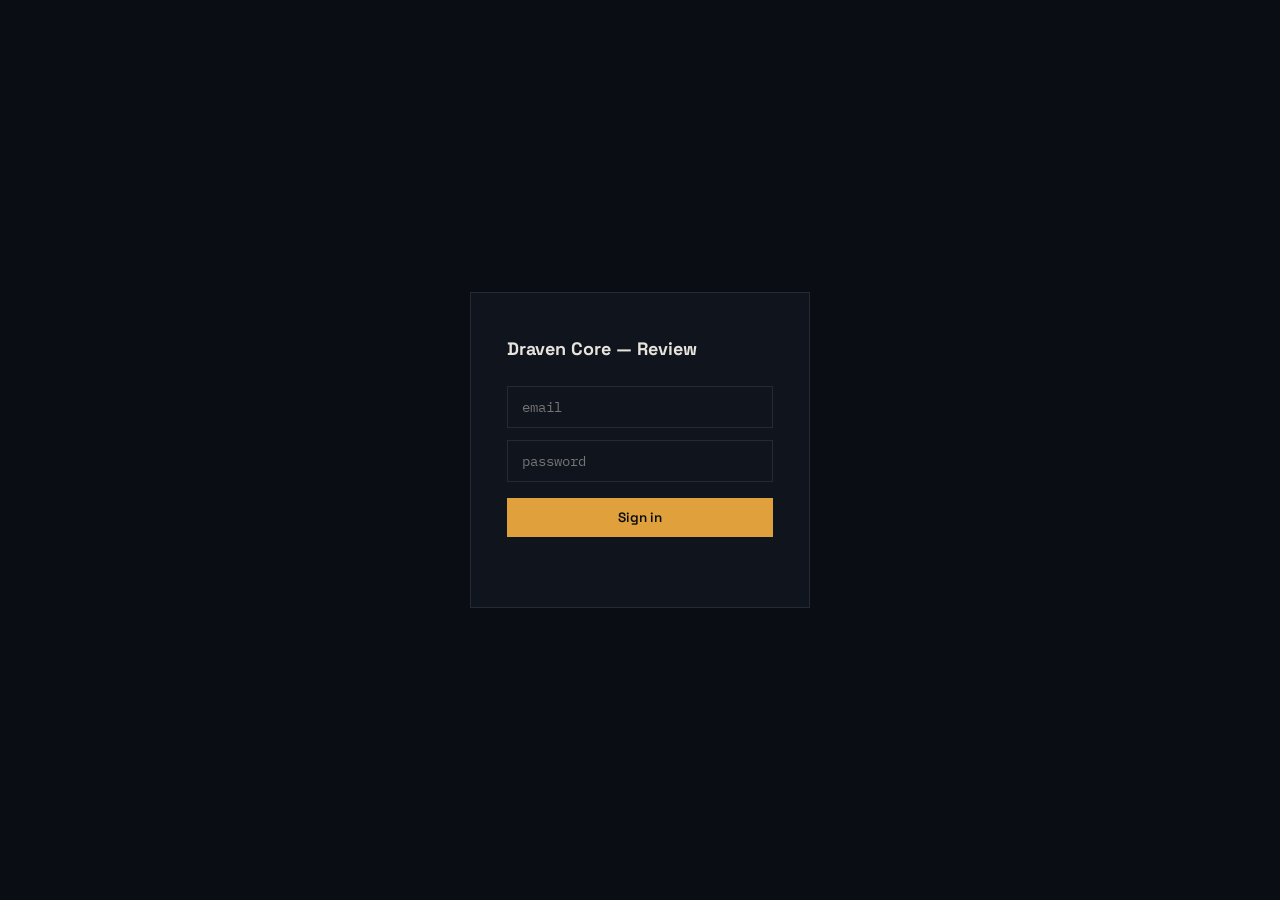
<file: dashboard.html>
<!DOCTYPE html>
<html lang="en">
<head>
<meta charset="UTF-8">
<meta name="viewport" content="width=device-width, initial-scale=1.0">
<title>Draven Core — Review</title>
<link href="https://fonts.googleapis.com/css2?family=Space+Grotesk:wght@600;700&family=IBM+Plex+Mono:wght@400;500&family=Inter:wght@400;500&display=swap" rel="stylesheet">
<style>
:root{
  --ink:#0A0E14; --panel:#10151D; --line:#232B36;
  --steel:#5C7A94; --amber:#E0A03C; --red:#C4574A; --green:#5A9A6F;
  --text:#E6E4DD; --text-dim:#8B93A0;
}
*{box-sizing:border-box;margin:0;padding:0}
body{background:var(--ink);color:var(--text);font-family:'Inter',system-ui,sans-serif;min-height:100vh}

/* login */
#loginScreen{position:fixed;inset:0;display:flex;align-items:center;justify-content:center;background:var(--ink);z-index:100}
.login-card{background:var(--panel);border:1px solid var(--line);padding:44px 36px;width:min(340px,90vw)}
.login-title{font-family:'Space Grotesk',sans-serif;font-weight:700;font-size:18px;margin-bottom:26px}
.login-input{width:100%;background:transparent;border:1px solid var(--line);color:var(--text);font-family:'IBM Plex Mono',monospace;font-size:13.5px;padding:11px 14px;margin-bottom:12px;outline:none}
.login-input:focus{border-color:var(--steel)}
.login-btn{width:100%;padding:11px;background:var(--amber);color:var(--ink);border:none;font-family:'Space Grotesk',sans-serif;font-weight:600;font-size:13.5px;cursor:pointer;margin-top:4px}
.login-err{color:var(--red);font-size:12px;margin-top:10px;min-height:16px}

/* dashboard */
#dashboard{display:none}
.dash-header{border-bottom:1px solid var(--line);padding:18px 28px;display:flex;justify-content:space-between;align-items:center;flex-wrap:wrap;gap:10px;position:sticky;top:0;background:var(--ink);z-index:10}
.dash-title{font-family:'Space Grotesk',sans-serif;font-weight:700;font-size:16px}
.filters{display:flex;gap:8px}
.filter-btn{background:none;border:1px solid var(--line);color:var(--text-dim);font-family:'IBM Plex Mono',monospace;font-size:11px;padding:7px 13px;cursor:pointer;text-transform:uppercase;letter-spacing:.04em}
.filter-btn.active{border-color:var(--amber);color:var(--amber)}

.list{max-width:920px;margin:0 auto;padding:24px 28px}
.card{border:1px solid var(--line);margin-bottom:14px}
.card-head{padding:16px 20px;display:flex;justify-content:space-between;align-items:center;cursor:pointer}
.card-name{font-family:'Space Grotesk',sans-serif;font-weight:600;font-size:15px}
.card-sub{font-family:'IBM Plex Mono',monospace;font-size:11px;color:var(--text-dim);margin-top:3px}
.status-badge{font-family:'IBM Plex Mono',monospace;font-size:10.5px;padding:5px 10px;text-transform:uppercase;letter-spacing:.05em;border:1px solid var(--line)}
.status-pending{color:var(--text-dim)}
.status-review{color:var(--amber);border-color:var(--amber)}
.status-approved{color:var(--green);border-color:var(--green)}
.status-rejected{color:var(--red);border-color:var(--red)}

.card-body{display:none;padding:0 20px 20px;border-top:1px solid var(--line)}
.card-body.open{display:block}
.field{margin-top:16px}
.section-head{font-family:'IBM Plex Mono',monospace;font-size:10.5px;color:var(--amber);text-transform:uppercase;letter-spacing:.08em;margin-top:26px;padding-top:16px;border-top:1px solid var(--line)}
.section-head:first-of-type{margin-top:18px;padding-top:0;border-top:none}
.field-label{font-family:'IBM Plex Mono',monospace;font-size:10.5px;color:var(--text-dim);text-transform:uppercase;letter-spacing:.06em;margin-bottom:6px}
.field-value{font-size:14px;line-height:1.6;white-space:pre-wrap}
.field-value a{color:var(--steel)}
.field-value.empty{color:var(--text-dim);font-style:italic}
.time-tag{font-family:'IBM Plex Mono',monospace;font-size:10.5px;color:var(--text-dim);margin-left:8px}

.notes-box{width:100%;background:transparent;border:1px solid var(--line);color:var(--text);font-family:'Inter',sans-serif;font-size:13.5px;padding:10px 12px;min-height:60px;margin-top:16px;resize:vertical}
.action-row{display:flex;gap:8px;margin-top:14px;flex-wrap:wrap}
.action-btn{font-family:'IBM Plex Mono',monospace;font-size:11px;padding:8px 14px;border:1px solid var(--line);background:none;color:var(--text-dim);cursor:pointer;text-transform:uppercase}
.action-btn.approve:hover{border-color:var(--green);color:var(--green)}
.action-btn.reject:hover{border-color:var(--red);color:var(--red)}
.action-btn.review:hover{border-color:var(--amber);color:var(--amber)}
.action-btn.save{margin-left:auto}

.empty-state{text-align:center;color:var(--text-dim);padding:60px 20px;font-family:'IBM Plex Mono',monospace;font-size:12.5px}
</style>
</head>
<body>

<div id="loginScreen">
  <div class="login-card">
    <div class="login-title">Draven Core — Review</div>
    <input class="login-input" id="loginEmail" type="email" placeholder="email">
    <input class="login-input" id="loginPass" type="password" placeholder="password">
    <button class="login-btn" onclick="doLogin()">Sign in</button>
    <div class="login-err" id="loginErr"></div>
  </div>
</div>

<div id="dashboard">
  <div class="dash-header">
    <div class="dash-title">Draven Core — Applications</div>
    <div class="filters" id="filters">
      <button class="filter-btn active" data-status="all">All</button>
      <button class="filter-btn" data-status="pending">Pending</button>
      <button class="filter-btn" data-status="review">Review</button>
      <button class="filter-btn" data-status="approved">Approved</button>
      <button class="filter-btn" data-status="rejected">Rejected</button>
    </div>
  </div>
  <div class="list" id="list"></div>
</div>

<script>
const SUPABASE_URL = "https://ufjzhfuazmhlvwmvvlgb.supabase.co";
const SUPABASE_ANON_KEY = "sb_publishable_K_gDRujcdtPNBSuHpz0AcA_PN8tH7lv";

let accessToken = null;
let applications = [];
let activeFilter = 'all';

async function doLogin(){
  const email = document.getElementById('loginEmail').value.trim();
  const password = document.getElementById('loginPass').value;
  const errEl = document.getElementById('loginErr');
  errEl.textContent = '';
  try{
    const res = await fetch(SUPABASE_URL + '/auth/v1/token?grant_type=password', {
      method: 'POST',
      headers: {'Content-Type':'application/json','apikey':SUPABASE_ANON_KEY},
      body: JSON.stringify({email, password})
    });
    const data = await res.json();
    if(!res.ok || !data.access_token){
      errEl.textContent = 'Invalid credentials.';
      return;
    }
    accessToken = data.access_token;
    document.getElementById('loginScreen').style.display = 'none';
    document.getElementById('dashboard').style.display = 'block';
    loadApplications();
  }catch(e){
    errEl.textContent = 'Network error.';
  }
}

async function loadApplications(){
  const res = await fetch(SUPABASE_URL + '/rest/v1/core_applicants?select=*&order=created_at.desc', {
    headers: {
      'apikey': SUPABASE_ANON_KEY,
      'Authorization': 'Bearer ' + accessToken
    }
  });
  applications = await res.json();
  renderList();
}

function renderList(){
  const list = document.getElementById('list');
  const filtered = activeFilter==='all' ? applications : applications.filter(a=>a.status===activeFilter);
  if(!filtered.length){
    list.innerHTML = '<div class="empty-state">No applications in this view.</div>';
    return;
  }
  list.innerHTML = '';
  filtered.forEach(app=>{
    const card = document.createElement('div');
    card.className = 'card';
    card.innerHTML = `
      <div class="card-head" onclick="toggleCard('${app.id}')">
        <div>
          <div class="card-name">${esc(app.name||'(no name)')}</div>
          <div class="card-sub">${esc(app.email||'')} · ${new Date(app.created_at).toLocaleDateString()}</div>
        </div>
        <div class="status-badge status-${app.status}">${app.status}</div>
      </div>
      <div class="card-body" id="body-${app.id}">
        ${sectionHead('Identity')}
        ${field('Telegram', app.telegram)}

        ${sectionHead("Your Story in Crypto")}
        ${field('Entry point', app.crypto_entry_point)}
        ${field('Throughline', app.crypto_throughline)}
        ${field('Turning point', app.crypto_turning_point)}
        ${field('Pull-in moment', app.crypto_pull_moment)}
        ${field('One-sentence journey', app.crypto_one_sentence)}

        ${sectionHead('Technical Grounding')}
        ${field('Layer', app.layer)}
        ${field('Why that layer', app.layer_reasoning)}
        ${field('Stack', (app.stack||[]).join(', '))}
        ${field('Work link', app.work_link, true)}
        ${field('Failure story', app.failure_story)}

        ${sectionHead('Conceptual Understanding')}
        ${field('Decentralization view', app.decentralization_view)}
        ${field('DeFi primitive', app.defi_primitive)}
        ${field('Mechanism explanation', app.defi_mechanism_explain)}
        ${field('Wrong/overstated claim', app.wrong_claim)}

        ${sectionHead("The Gap You've Lived")}
        ${field('Economic background', app.economic_background)}
        ${field('Gap moment', app.gap_moment)}
        ${field('India lens', app.india_lens)}
        ${field('Institution that failed them', app.failed_institution)}
        ${field('How that failure changed a decision', app.institution_failure_impact)}
        ${field('Hope for decentralization at scale', app.decentralization_at_scale_hope)}

        ${sectionHead('Perspective & Ideas')}
        ${field('Structural fix', app.fix_reasoning)}
        ${field('Why that fix', app.fix_why)}
        ${field('Self-assessed gap', app.self_gap)}
        ${field('Doing about the gap', app.gap_action)}
        ${field('Pitch idea', app.pitch_idea)}
        ${field('What the idea needs', app.pitch_needs)}

        ${sectionHead('Where You Think This Goes')}
        ${field('Overhyped narrative', app.overhyped_narrative)}
        ${field('Underbuilt opportunity', app.underbuilt_opportunity)}
        ${field('India trajectory', app.india_trajectory)}
        ${field('Mismatched use case', app.mismatched_use_case)}
        ${field('Unlimited-resource build', app.unlimited_resource_build)}

        ${sectionHead('Motivation & Fit')}
        ${field('Why this project', app.why_this_project)}
        ${field('Admired project', app.admired_project)}
        ${field('Failed/abandoned project', app.failed_project)}

        ${sectionHead('What You Want From Draven')}
        ${field('Expectation from Draven', app.expectation_from_draven)}
        ${field('Collaboration condition', app.collaboration_condition)}
        ${field('Walkaway condition', app.walkaway_condition)}
        ${field('Helpful feedback type', app.helpful_feedback_type)}
        ${field('What Draven should NOT expect', app.honest_non_expectation)}

        ${sectionHead('Commitment')}
        ${field('Hours/week', app.hours_per_week)}
        ${field('Wallet', app.wallet)}
        ${field('Additional notes', app.additional_notes)}
        <div class="field">
          <div class="field-label">Reviewer notes</div>
          <textarea class="notes-box" id="notes-${app.id}">${esc(app.reviewer_notes||'')}</textarea>
        </div>
        <div class="action-row">
          <button class="action-btn review" onclick="setStatus('${app.id}','review')">Mark review</button>
          <button class="action-btn approve" onclick="setStatus('${app.id}','approved')">Approve</button>
          <button class="action-btn reject" onclick="setStatus('${app.id}','rejected')">Reject</button>
          <button class="action-btn save" onclick="saveNotes('${app.id}')">Save notes</button>
        </div>
      </div>
    `;
    list.appendChild(card);
  });
}

function timeTag(app, key){
  const t = app.time_spent && app.time_spent[key];
  return t ? t+'s spent' : '';
}

function sectionHead(label){
  return `<div class="section-head">${label}</div>`;
}

function field(label, value, isLink, timeTagStr){
  const has = value !== null && value !== undefined && value !== '';
  const inner = has
    ? (isLink ? `<a href="${esc(value)}" target="_blank" rel="noopener">${esc(value)}</a>` : esc(value))
    : '<span class="field-value empty">—</span>';
  return `<div class="field">
    <div class="field-label">${label}${timeTagStr?` <span class="time-tag">${timeTagStr}</span>`:''}</div>
    <div class="field-value${has?'':' empty'}">${has?inner:'—'}</div>
  </div>`;
}

function esc(s){
  if(s===null||s===undefined) return '';
  return String(s).replace(/[&<>"']/g, c=>({'&':'&amp;','<':'&lt;','>':'&gt;','"':'&quot;',"'":'&#39;'}[c]));
}

function toggleCard(id){
  document.getElementById('body-'+id).classList.toggle('open');
}

async function setStatus(id, status){
  await fetch(SUPABASE_URL + '/rest/v1/core_applicants?id=eq.'+id, {
    method: 'PATCH',
    headers: {
      'Content-Type': 'application/json',
      'apikey': SUPABASE_ANON_KEY,
      'Authorization': 'Bearer ' + accessToken,
      'Prefer': 'return=minimal'
    },
    body: JSON.stringify({status})
  });
  const app = applications.find(a=>a.id===id);
  if(app) app.status = status;
  renderList();
}

async function saveNotes(id){
  const notes = document.getElementById('notes-'+id).value;
  await fetch(SUPABASE_URL + '/rest/v1/core_applicants?id=eq.'+id, {
    method: 'PATCH',
    headers: {
      'Content-Type': 'application/json',
      'apikey': SUPABASE_ANON_KEY,
      'Authorization': 'Bearer ' + accessToken,
      'Prefer': 'return=minimal'
    },
    body: JSON.stringify({reviewer_notes: notes})
  });
}

document.getElementById('filters').addEventListener('click', (e)=>{
  if(!e.target.dataset.status) return;
  activeFilter = e.target.dataset.status;
  document.querySelectorAll('.filter-btn').forEach(b=>b.classList.remove('active'));
  e.target.classList.add('active');
  renderList();
});
</script>
</body>
</html>
</file>
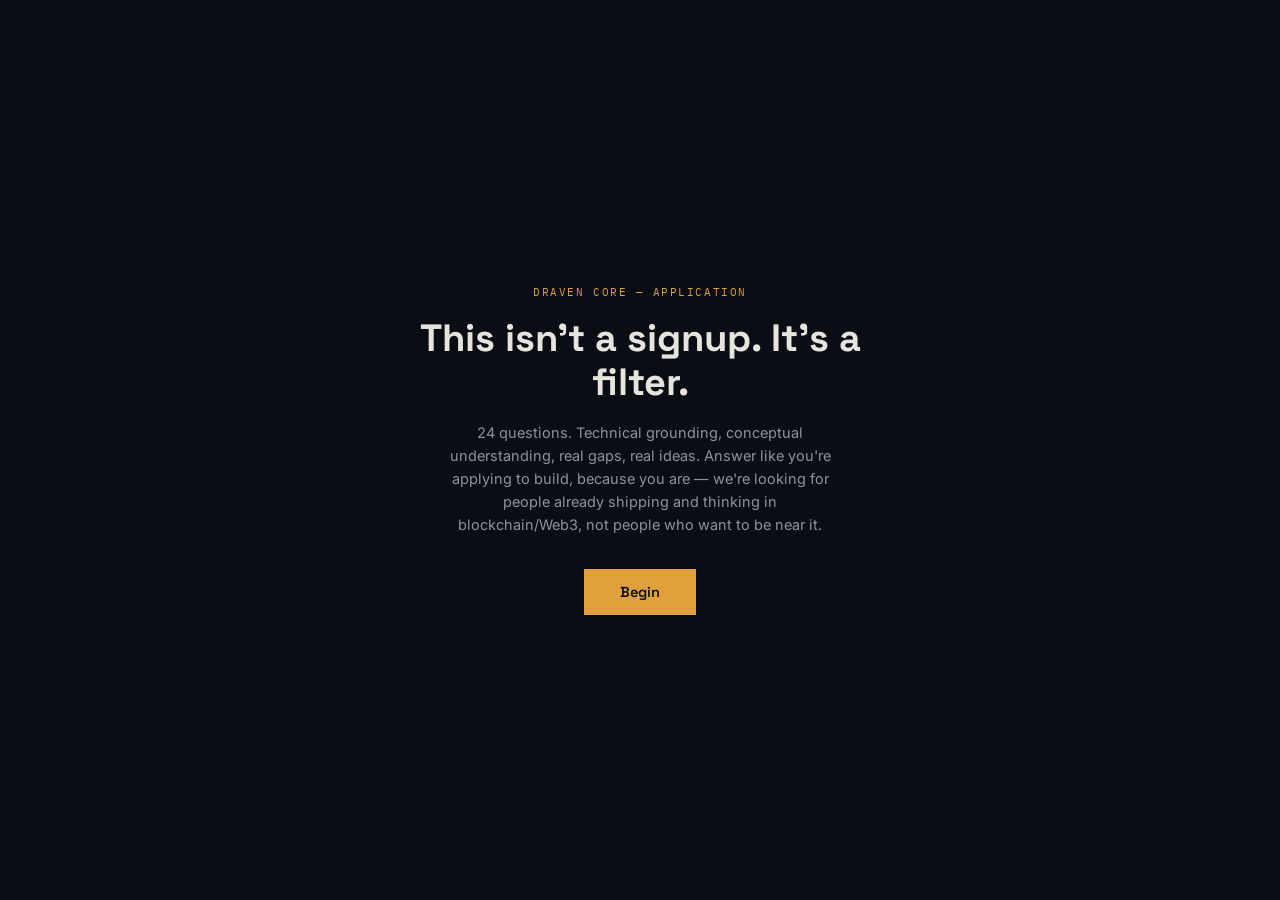
<file: draven-core-apply.html>
<!DOCTYPE html>
<html lang="en">
<head>
<meta charset="UTF-8">
<meta name="viewport" content="width=device-width, initial-scale=1.0, maximum-scale=1.0">
<title>Draven Core — Application</title>
<link href="https://fonts.googleapis.com/css2?family=Space+Grotesk:wght@500;600;700&family=IBM+Plex+Mono:wght@400;500&family=Inter:wght@400;500&display=swap" rel="stylesheet">
<style>
:root{
  --ink:#0A0E14; --panel:#10151D; --line:#232B36;
  --steel:#5C7A94; --amber:#E0A03C;
  --text:#E6E4DD; --text-dim:#8B93A0;
}
*{box-sizing:border-box;margin:0;padding:0;-webkit-tap-highlight-color:transparent}
body{background:var(--ink);color:var(--text);font-family:'Inter',system-ui,sans-serif;min-height:100vh;overflow-x:hidden}
.screen{display:none;min-height:100vh;flex-direction:column}
.screen.active{display:flex}

/* header / progress */
.q-header{position:fixed;top:0;left:0;right:0;z-index:20;background:var(--ink);border-bottom:1px solid var(--line);padding:14px 20px}
.progress-wrap{height:2px;background:var(--line);margin-bottom:12px}
.progress-fill{height:100%;background:var(--amber);transition:width .4s ease}
.q-nav{display:flex;justify-content:space-between;align-items:center}
.nav-back{background:none;border:1px solid var(--line);color:var(--text-dim);width:34px;height:34px;border-radius:4px;cursor:pointer;font-size:15px}
.nav-back:disabled{opacity:.3;pointer-events:none}
.q-counter{font-family:'IBM Plex Mono',monospace;font-size:11px;color:var(--text-dim);letter-spacing:.08em}

/* entry */
#entryScreen{align-items:center;justify-content:center;padding:32px 24px;text-align:center}
.entry-eyebrow{font-family:'IBM Plex Mono',monospace;font-size:11px;letter-spacing:.14em;color:var(--amber);text-transform:uppercase;margin-bottom:18px}
.entry-title{font-family:'Space Grotesk',sans-serif;font-weight:700;font-size:clamp(26px,6vw,38px);line-height:1.15;margin-bottom:16px;max-width:480px}
.entry-desc{font-size:14.5px;color:var(--text-dim);max-width:44ch;margin-bottom:32px;line-height:1.6}
.start-btn{padding:14px 36px;background:var(--amber);color:var(--ink);border:none;font-family:'Space Grotesk',sans-serif;font-weight:600;font-size:14.5px;cursor:pointer}
.start-btn:hover{background:#EDB35C}

/* question body */
.q-body{flex:1;display:flex;flex-direction:column;justify-content:center;align-items:center;padding:110px 24px 40px;width:100%}
.q-text{font-family:'Space Grotesk',sans-serif;font-weight:600;font-size:clamp(19px,4vw,25px);line-height:1.4;text-align:center;max-width:480px;margin-bottom:8px}
.q-hint{font-size:13px;color:var(--text-dim);text-align:center;max-width:440px;margin-bottom:26px}
.q-input,.q-textarea{width:100%;max-width:480px;background:var(--panel);border:1px solid var(--line);color:var(--text);font-family:'Inter',sans-serif;font-size:15.5px;padding:14px 16px;outline:none}
.q-textarea{min-height:150px;resize:vertical;line-height:1.6}
.q-input:focus,.q-textarea:focus{border-color:var(--steel)}
.q-input::placeholder,.q-textarea::placeholder{color:#4A5361}

.chips{display:flex;flex-wrap:wrap;gap:10px;max-width:480px;justify-content:center}
.chip{font-family:'IBM Plex Mono',monospace;font-size:12.5px;border:1px solid var(--line);color:var(--text-dim);padding:10px 14px;cursor:pointer;user-select:none}
.chip.selected{border-color:var(--amber);color:var(--amber)}

.char-count{align-self:flex-end;max-width:480px;width:100%;text-align:right;font-family:'IBM Plex Mono',monospace;font-size:11px;color:var(--text-dim);margin-top:6px}

.next-btn,.submit-btn{margin-top:26px;padding:13px 38px;background:var(--amber);color:var(--ink);border:none;font-family:'Space Grotesk',sans-serif;font-weight:600;font-size:14px;cursor:pointer;opacity:0;pointer-events:none;transition:opacity .25s}
.next-btn.visible,.submit-btn.visible{opacity:1;pointer-events:auto}

/* closing */
#closingScreen{align-items:center;justify-content:center;text-align:center;padding:32px}
.closing-eyebrow{font-family:'IBM Plex Mono',monospace;font-size:11px;letter-spacing:.14em;color:var(--amber);text-transform:uppercase;margin-bottom:18px}
.closing-title{font-family:'Space Grotesk',sans-serif;font-weight:700;font-size:clamp(24px,5vw,32px);margin-bottom:14px}
.closing-body{font-size:14.5px;color:var(--text-dim);max-width:44ch;line-height:1.6}
.err{color:var(--amber);font-size:12.5px;margin-top:10px;min-height:18px;text-align:center}
</style>
</head>
<body>

<div id="entryScreen" class="screen active">
  <div class="entry-eyebrow">Draven Core — Application</div>
  <div class="entry-title">This isn't a signup. It's a filter.</div>
  <p class="entry-desc">
    24 questions. Technical grounding, conceptual understanding, real gaps,
    real ideas. Answer like you're applying to build, because you are —
    we're looking for people already shipping and thinking in blockchain/Web3,
    not people who want to be near it.
  </p>
  <button class="start-btn" onclick="startForm()">Begin</button>
</div>

<div id="questionScreen" class="screen">
  <div class="q-header">
    <div class="progress-wrap"><div class="progress-fill" id="progressFill"></div></div>
    <div class="q-nav">
      <button class="nav-back" id="backBtn" onclick="goBack()">←</button>
      <div class="q-counter" id="qCounter">1 / 10</div>
    </div>
  </div>
  <div class="q-body" id="qBody"></div>
</div>

<div id="closingScreen" class="screen">
  <div class="closing-eyebrow">Received</div>
  <div class="closing-title">Application logged.</div>
  <p class="closing-body">
    No auto-replies, no countdown. Draven reviews every application personally.
    If it's a fit, you'll hear from him directly.
  </p>
</div>

<script>
const SUPABASE_URL = "https://ufjzhfuazmhlvwmvvlgb.supabase.co";
const SUPABASE_ANON_KEY = "sb_publishable_K_gDRujcdtPNBSuHpz0AcA_PN8tH7lv";

// field: the column this question writes to
// type: text | textarea | chips-single | chips-multi
// optional: true means the Next button doesn't require a value
const QUESTIONS = [
  {field:"name", type:"text", text:"Name or handle.", hint:"Real name or the handle you build under — your call.", placeholder:"Name / handle"},
  {field:"email", type:"text", text:"Email.", hint:"Where Draven reaches you if this moves forward.", placeholder:"you@domain.com"},
  {field:"telegram", type:"text", text:"Telegram handle.", placeholder:"@handle", optional:true},

  {field:"layer", type:"chips-single", text:"Which layer are you most drawn to?", options:["Protocol/L1 design","L2 scaling","Smart contracts","DeFi mechanism design","Infra/tooling","Cryptography/research","Frontend/Web3 integration","Other"]},
  {field:"layer_reasoning", type:"textarea", text:"Why that layer, specifically \u2014 not the others?", placeholder:"..."},
  {field:"stack", type:"chips-multi", text:"Stack you actually use.", hint:"Pick what applies.", options:["Solidity","Rust","Move","TypeScript/Web3.js","Python","Go","Cairo","Other"]},
  {field:"work_link", type:"textarea", text:"Link the work.", hint:"GitHub, deployed app, published package. Not your best-looking project \u2014 the one that taught you the most.", placeholder:"https://github.com/..."},
  {field:"failure_story", type:"textarea", text:"Describe a bug or failure that cost you more than a day.", hint:"What broke, why, and what you actually did about it.", placeholder:"..."},

  {field:"decentralization_view", type:"textarea", text:"In your own words: what does decentralization actually solve that better-managed centralization can't?", placeholder:"..."},
  {field:"defi_primitive", type:"chips-single", text:"DeFi primitive you understand best.", options:["AMMs","Lending/borrowing","Perps/derivatives","Stablecoins","Restaking","RWA tokenization","MEV/ordering","Other"]},
  {field:"defi_mechanism_explain", type:"textarea", text:"Explain how it actually works.", hint:"Mechanism, not a textbook definition.", placeholder:"..."},
  {field:"wrong_claim", type:"textarea", text:"A widely-repeated claim about crypto you think is wrong or overstated.", placeholder:"..."},

  {field:"fix_reasoning", type:"textarea", text:"One structural problem in blockchain/DeFi right now you'd fix.", placeholder:"..."},
  {field:"fix_why", type:"textarea", text:"Why that one, specifically \u2014 highest-leverage versus what else you could've named?", placeholder:"..."},
  {field:"self_gap", type:"textarea", text:"A real gap in your own knowledge or skillset right now.", hint:"Not modesty \u2014 an actual gap.", placeholder:"..."},
  {field:"gap_action", type:"textarea", text:"What are you doing about that gap, if anything?", placeholder:"...", optional:true},
  {field:"pitch_idea", type:"textarea", text:"Pitch one specific thing you'd build or contribute inside Draven Core.", hint:"Specific, not \u201canything that helps.\u201d", placeholder:"..."},
  {field:"pitch_needs", type:"textarea", text:"What would you actually need from the cohort to execute that?", placeholder:"...", optional:true},

  {field:"why_this_project", type:"textarea", text:"Why this project, specifically.", hint:"Not \u201cwhy blockchain\u201d \u2014 what brought you to this one?", placeholder:"..."},
  {field:"admired_project", type:"textarea", text:"A project \u2014 yours or anyone's \u2014 in this space you genuinely admire, and why.", placeholder:"..."},
  {field:"failed_project", type:"textarea", text:"A project you abandoned or that failed outright, and why.", placeholder:"...", optional:true},

  {field:"hours_per_week", type:"text", text:"Realistic time commitment.", hint:"Hours per week, next 3 months. Not aspirational.", placeholder:"e.g. 6"},
  {field:"wallet", type:"text", text:"Wallet address or on-chain identity.", hint:"Optional \u2014 ENS, deployed contract, tx history.", placeholder:"0x... or ENS (optional)", optional:true},
  {field:"additional_notes", type:"textarea", text:"Anything else Draven should know before reviewing this?", placeholder:"...", optional:true},
];
const TOTAL_Q = QUESTIONS.length;

let currentQ = 0;
let qStartTime = 0;
let answers = {};      // field -> value
let timeSpent = {};    // "q0" -> seconds
let chipSelections = {};

function startForm(){
  document.querySelectorAll('.screen').forEach(s=>s.classList.remove('active'));
  document.getElementById('questionScreen').classList.add('active');
  renderQuestion(0);
}

function renderQuestion(idx){
  qStartTime = Date.now();
  const q = QUESTIONS[idx];
  const isLast = idx === TOTAL_Q - 1;

  document.getElementById('qCounter').textContent = (idx+1)+' / '+TOTAL_Q;
  document.getElementById('progressFill').style.width = ((idx/TOTAL_Q)*100)+'%';
  document.getElementById('backBtn').disabled = idx===0;

  const body = document.getElementById('qBody');
  body.innerHTML = '';

  const qText = document.createElement('div');
  qText.className = 'q-text';
  qText.textContent = q.text;
  body.appendChild(qText);

  if(q.hint){
    const hint = document.createElement('div');
    hint.className = 'q-hint';
    hint.textContent = q.hint;
    body.appendChild(hint);
  }

  const existing = answers[q.field];

  if(q.type === 'chips-multi'){
    const wrap = document.createElement('div');
    wrap.className = 'chips';
    const selected = new Set(chipSelections[q.field] || []);
    q.options.forEach(opt=>{
      const chip = document.createElement('div');
      chip.className = 'chip'+(selected.has(opt)?' selected':'');
      chip.textContent = opt;
      chip.onclick = ()=>{
        if(selected.has(opt)){selected.delete(opt);chip.classList.remove('selected')}
        else{selected.add(opt);chip.classList.add('selected')}
        chipSelections[q.field] = Array.from(selected);
        answers[q.field] = chipSelections[q.field];
        toggleNext(q.optional || selected.size>0, isLast);
      };
      wrap.appendChild(chip);
    });
    body.appendChild(wrap);
    toggleNext(q.optional || selected.size>0, isLast);
  } else if(q.type === 'chips-single'){
    const wrap = document.createElement('div');
    wrap.className = 'chips';
    q.options.forEach(opt=>{
      const chip = document.createElement('div');
      chip.className = 'chip'+(existing===opt?' selected':'');
      chip.textContent = opt;
      chip.onclick = ()=>{
        wrap.querySelectorAll('.chip').forEach(c=>c.classList.remove('selected'));
        chip.classList.add('selected');
        answers[q.field] = opt;
        toggleNext(true, isLast);
      };
      wrap.appendChild(chip);
    });
    body.appendChild(wrap);
    toggleNext(q.optional || !!existing, isLast);
  } else if(q.type === 'textarea'){
    const ta = document.createElement('textarea');
    ta.className = 'q-textarea';
    ta.placeholder = q.placeholder || '';
    ta.value = existing || '';
    ta.oninput = ()=>{
      const ok = q.optional || ta.value.trim().length > 4;
      toggleNext(ok, isLast);
    };
    body.appendChild(ta);
    toggleNext(q.optional || (existing||'').trim().length>4, isLast);
  } else {
    const inp = document.createElement('input');
    inp.className = 'q-input';
    inp.type = 'text';
    inp.placeholder = q.placeholder || '';
    inp.value = existing || '';
    inp.oninput = ()=>{
      const ok = q.optional || inp.value.trim().length > 0;
      toggleNext(ok, isLast);
    };
    body.appendChild(inp);
    toggleNext(q.optional || (existing||'').toString().trim().length>0, isLast);
  }

  const btn = document.createElement('button');
  btn.className = isLast ? 'submit-btn' : 'next-btn';
  btn.id = 'advanceBtn';
  btn.textContent = isLast ? 'Submit application' : 'Next';
  btn.onclick = isLast ? submitForm : goNext;
  body.appendChild(btn);

  const err = document.createElement('div');
  err.className = 'err';
  err.id = 'qErr';
  body.appendChild(err);
}

function toggleNext(ok, isLast){
  const btn = document.getElementById('advanceBtn');
  if(!btn) return;
  btn.classList.toggle('visible', ok);
}

function captureCurrent(){
  const q = QUESTIONS[currentQ];
  if(q.type === 'textarea'){
    const ta = document.querySelector('.q-textarea');
    if(ta) answers[q.field] = ta.value.trim();
  } else if(q.type === 'text'){
    const inp = document.querySelector('.q-input');
    if(inp) answers[q.field] = inp.value.trim();
  }
  const secs = Math.floor((Date.now()-qStartTime)/1000);
  timeSpent['q'+currentQ] = secs;
}

function goNext(){
  captureCurrent();
  if(currentQ < TOTAL_Q-1){
    currentQ++;
    renderQuestion(currentQ);
  }
}

function goBack(){
  captureCurrent();
  if(currentQ > 0){
    currentQ--;
    renderQuestion(currentQ);
  }
}

async function submitForm(){
  captureCurrent();
  const errEl = document.getElementById('qErr');
  if(!answers.email || !answers.email.includes('@')){
    errEl.textContent = 'Enter a valid email before submitting.';
    return;
  }
  const payload = {
    name: answers.name || null,
    email: answers.email,
    telegram: answers.telegram || null,
    layer: answers.layer || null,
    layer_reasoning: answers.layer_reasoning || null,
    stack: answers.stack || [],
    work_link: answers.work_link || null,
    failure_story: answers.failure_story || null,
    decentralization_view: answers.decentralization_view || null,
    defi_primitive: answers.defi_primitive || null,
    defi_mechanism_explain: answers.defi_mechanism_explain || null,
    wrong_claim: answers.wrong_claim || null,
    fix_reasoning: answers.fix_reasoning || null,
    fix_why: answers.fix_why || null,
    self_gap: answers.self_gap || null,
    gap_action: answers.gap_action || null,
    pitch_idea: answers.pitch_idea || null,
    pitch_needs: answers.pitch_needs || null,
    why_this_project: answers.why_this_project || null,
    admired_project: answers.admired_project || null,
    failed_project: answers.failed_project || null,
    hours_per_week: answers.hours_per_week ? parseInt(answers.hours_per_week) || null : null,
    wallet: answers.wallet || null,
    additional_notes: answers.additional_notes || null,
    time_spent: timeSpent,
    status: 'pending'
  };

  errEl.textContent = 'Submitting...';
  try{
    const res = await fetch(SUPABASE_URL + '/rest/v1/core_applicants', {
      method: 'POST',
      headers: {
        'Content-Type': 'application/json',
        'apikey': SUPABASE_ANON_KEY,
        'Authorization': 'Bearer ' + SUPABASE_ANON_KEY,
        'Prefer': 'return=minimal'
      },
      body: JSON.stringify(payload)
    });
    if(!res.ok){
      errEl.textContent = 'Something failed on submit. Try again.';
      return;
    }
    document.querySelectorAll('.screen').forEach(s=>s.classList.remove('active'));
    document.getElementById('closingScreen').classList.add('active');
  }catch(e){
    errEl.textContent = 'Network error. Try again.';
  }
}
</script>
</body>
</html>
</file>
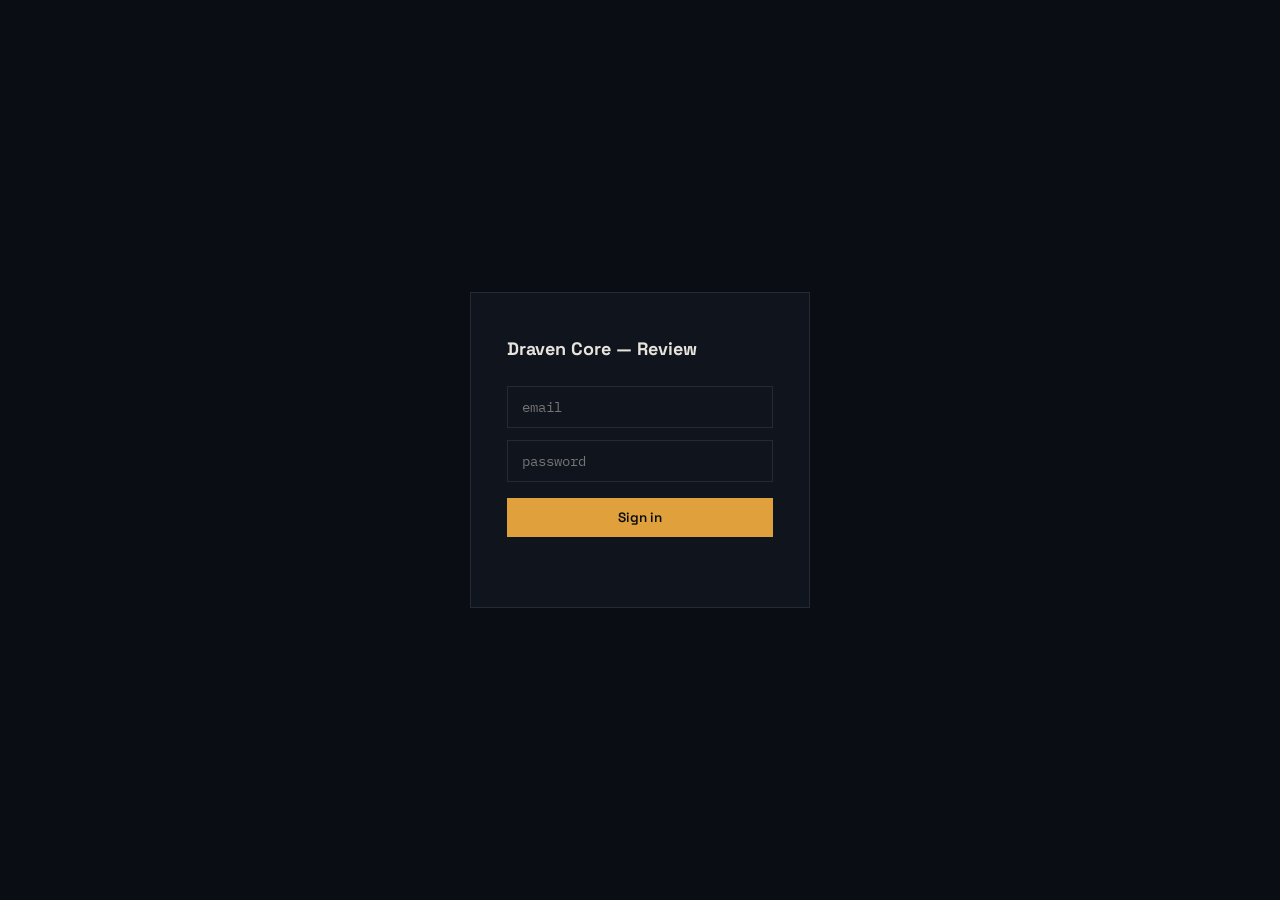
<file: draven-core-dashboard.html>
<!DOCTYPE html>
<html lang="en">
<head>
<meta charset="UTF-8">
<meta name="viewport" content="width=device-width, initial-scale=1.0">
<title>Draven Core — Review</title>
<link href="https://fonts.googleapis.com/css2?family=Space+Grotesk:wght@600;700&family=IBM+Plex+Mono:wght@400;500&family=Inter:wght@400;500&display=swap" rel="stylesheet">
<style>
:root{
  --ink:#0A0E14; --panel:#10151D; --line:#232B36;
  --steel:#5C7A94; --amber:#E0A03C; --red:#C4574A; --green:#5A9A6F;
  --text:#E6E4DD; --text-dim:#8B93A0;
}
*{box-sizing:border-box;margin:0;padding:0}
body{background:var(--ink);color:var(--text);font-family:'Inter',system-ui,sans-serif;min-height:100vh}

/* login */
#loginScreen{position:fixed;inset:0;display:flex;align-items:center;justify-content:center;background:var(--ink);z-index:100}
.login-card{background:var(--panel);border:1px solid var(--line);padding:44px 36px;width:min(340px,90vw)}
.login-title{font-family:'Space Grotesk',sans-serif;font-weight:700;font-size:18px;margin-bottom:26px}
.login-input{width:100%;background:transparent;border:1px solid var(--line);color:var(--text);font-family:'IBM Plex Mono',monospace;font-size:13.5px;padding:11px 14px;margin-bottom:12px;outline:none}
.login-input:focus{border-color:var(--steel)}
.login-btn{width:100%;padding:11px;background:var(--amber);color:var(--ink);border:none;font-family:'Space Grotesk',sans-serif;font-weight:600;font-size:13.5px;cursor:pointer;margin-top:4px}
.login-err{color:var(--red);font-size:12px;margin-top:10px;min-height:16px}

/* dashboard */
#dashboard{display:none}
.dash-header{border-bottom:1px solid var(--line);padding:18px 28px;display:flex;justify-content:space-between;align-items:center;flex-wrap:wrap;gap:10px;position:sticky;top:0;background:var(--ink);z-index:10}
.dash-title{font-family:'Space Grotesk',sans-serif;font-weight:700;font-size:16px}
.filters{display:flex;gap:8px}
.filter-btn{background:none;border:1px solid var(--line);color:var(--text-dim);font-family:'IBM Plex Mono',monospace;font-size:11px;padding:7px 13px;cursor:pointer;text-transform:uppercase;letter-spacing:.04em}
.filter-btn.active{border-color:var(--amber);color:var(--amber)}

.list{max-width:920px;margin:0 auto;padding:24px 28px}
.card{border:1px solid var(--line);margin-bottom:14px}
.card-head{padding:16px 20px;display:flex;justify-content:space-between;align-items:center;cursor:pointer}
.card-name{font-family:'Space Grotesk',sans-serif;font-weight:600;font-size:15px}
.card-sub{font-family:'IBM Plex Mono',monospace;font-size:11px;color:var(--text-dim);margin-top:3px}
.status-badge{font-family:'IBM Plex Mono',monospace;font-size:10.5px;padding:5px 10px;text-transform:uppercase;letter-spacing:.05em;border:1px solid var(--line)}
.status-pending{color:var(--text-dim)}
.status-review{color:var(--amber);border-color:var(--amber)}
.status-approved{color:var(--green);border-color:var(--green)}
.status-rejected{color:var(--red);border-color:var(--red)}

.card-body{display:none;padding:0 20px 20px;border-top:1px solid var(--line)}
.card-body.open{display:block}
.field{margin-top:16px}
.field-label{font-family:'IBM Plex Mono',monospace;font-size:10.5px;color:var(--text-dim);text-transform:uppercase;letter-spacing:.06em;margin-bottom:6px}
.field-value{font-size:14px;line-height:1.6;white-space:pre-wrap}
.field-value a{color:var(--steel)}
.field-value.empty{color:var(--text-dim);font-style:italic}
.time-tag{font-family:'IBM Plex Mono',monospace;font-size:10.5px;color:var(--text-dim);margin-left:8px}

.notes-box{width:100%;background:transparent;border:1px solid var(--line);color:var(--text);font-family:'Inter',sans-serif;font-size:13.5px;padding:10px 12px;min-height:60px;margin-top:16px;resize:vertical}
.action-row{display:flex;gap:8px;margin-top:14px;flex-wrap:wrap}
.action-btn{font-family:'IBM Plex Mono',monospace;font-size:11px;padding:8px 14px;border:1px solid var(--line);background:none;color:var(--text-dim);cursor:pointer;text-transform:uppercase}
.action-btn.approve:hover{border-color:var(--green);color:var(--green)}
.action-btn.reject:hover{border-color:var(--red);color:var(--red)}
.action-btn.review:hover{border-color:var(--amber);color:var(--amber)}
.action-btn.save{margin-left:auto}

.empty-state{text-align:center;color:var(--text-dim);padding:60px 20px;font-family:'IBM Plex Mono',monospace;font-size:12.5px}
</style>
</head>
<body>

<div id="loginScreen">
  <div class="login-card">
    <div class="login-title">Draven Core — Review</div>
    <input class="login-input" id="loginEmail" type="email" placeholder="email">
    <input class="login-input" id="loginPass" type="password" placeholder="password">
    <button class="login-btn" onclick="doLogin()">Sign in</button>
    <div class="login-err" id="loginErr"></div>
  </div>
</div>

<div id="dashboard">
  <div class="dash-header">
    <div class="dash-title">Draven Core — Applications</div>
    <div class="filters" id="filters">
      <button class="filter-btn active" data-status="all">All</button>
      <button class="filter-btn" data-status="pending">Pending</button>
      <button class="filter-btn" data-status="review">Review</button>
      <button class="filter-btn" data-status="approved">Approved</button>
      <button class="filter-btn" data-status="rejected">Rejected</button>
    </div>
  </div>
  <div class="list" id="list"></div>
</div>

<script>
const SUPABASE_URL = "https://ufjzhfuazmhlvwmvvlgb.supabase.co";
const SUPABASE_ANON_KEY = "sb_publishable_K_gDRujcdtPNBSuHpz0AcA_PN8tH7lv";

let accessToken = null;
let applications = [];
let activeFilter = 'all';

async function doLogin(){
  const email = document.getElementById('loginEmail').value.trim();
  const password = document.getElementById('loginPass').value;
  const errEl = document.getElementById('loginErr');
  errEl.textContent = '';
  try{
    const res = await fetch(SUPABASE_URL + '/auth/v1/token?grant_type=password', {
      method: 'POST',
      headers: {'Content-Type':'application/json','apikey':SUPABASE_ANON_KEY},
      body: JSON.stringify({email, password})
    });
    const data = await res.json();
    if(!res.ok || !data.access_token){
      errEl.textContent = 'Invalid credentials.';
      return;
    }
    accessToken = data.access_token;
    document.getElementById('loginScreen').style.display = 'none';
    document.getElementById('dashboard').style.display = 'block';
    loadApplications();
  }catch(e){
    errEl.textContent = 'Network error.';
  }
}

async function loadApplications(){
  const res = await fetch(SUPABASE_URL + '/rest/v1/core_applicants?select=*&order=created_at.desc', {
    headers: {
      'apikey': SUPABASE_ANON_KEY,
      'Authorization': 'Bearer ' + accessToken
    }
  });
  applications = await res.json();
  renderList();
}

function renderList(){
  const list = document.getElementById('list');
  const filtered = activeFilter==='all' ? applications : applications.filter(a=>a.status===activeFilter);
  if(!filtered.length){
    list.innerHTML = '<div class="empty-state">No applications in this view.</div>';
    return;
  }
  list.innerHTML = '';
  filtered.forEach(app=>{
    const card = document.createElement('div');
    card.className = 'card';
    card.innerHTML = `
      <div class="card-head" onclick="toggleCard('${app.id}')">
        <div>
          <div class="card-name">${esc(app.name||'(no name)')}</div>
          <div class="card-sub">${esc(app.email||'')} · ${new Date(app.created_at).toLocaleDateString()}</div>
        </div>
        <div class="status-badge status-${app.status}">${app.status}</div>
      </div>
      <div class="card-body" id="body-${app.id}">
        ${field('Telegram', app.telegram)}
        ${field('Layer', app.layer)}
        ${field('Why that layer', app.layer_reasoning)}
        ${field('Stack', (app.stack||[]).join(', '))}
        ${field('Work link', app.work_link, true)}
        ${field('Failure story', app.failure_story)}
        ${field('Decentralization view', app.decentralization_view)}
        ${field('DeFi primitive', app.defi_primitive)}
        ${field('Mechanism explanation', app.defi_mechanism_explain)}
        ${field('Wrong/overstated claim', app.wrong_claim)}
        ${field('Structural fix', app.fix_reasoning)}
        ${field('Why that fix', app.fix_why)}
        ${field('Self-assessed gap', app.self_gap)}
        ${field('Doing about the gap', app.gap_action)}
        ${field('Pitch idea', app.pitch_idea)}
        ${field('What the idea needs', app.pitch_needs)}
        ${field('Why this project', app.why_this_project)}
        ${field('Admired project', app.admired_project)}
        ${field('Failed/abandoned project', app.failed_project)}
        ${field('Hours/week', app.hours_per_week)}
        ${field('Wallet', app.wallet)}
        ${field('Additional notes', app.additional_notes)}
        <div class="field">
          <div class="field-label">Reviewer notes</div>
          <textarea class="notes-box" id="notes-${app.id}">${esc(app.reviewer_notes||'')}</textarea>
        </div>
        <div class="action-row">
          <button class="action-btn review" onclick="setStatus('${app.id}','review')">Mark review</button>
          <button class="action-btn approve" onclick="setStatus('${app.id}','approved')">Approve</button>
          <button class="action-btn reject" onclick="setStatus('${app.id}','rejected')">Reject</button>
          <button class="action-btn save" onclick="saveNotes('${app.id}')">Save notes</button>
        </div>
      </div>
    `;
    list.appendChild(card);
  });
}

function timeTag(app, key){
  const t = app.time_spent && app.time_spent[key];
  return t ? t+'s spent' : '';
}

function field(label, value, isLink, timeTagStr){
  const has = value !== null && value !== undefined && value !== '';
  const inner = has
    ? (isLink ? `<a href="${esc(value)}" target="_blank" rel="noopener">${esc(value)}</a>` : esc(value))
    : '<span class="field-value empty">—</span>';
  return `<div class="field">
    <div class="field-label">${label}${timeTagStr?` <span class="time-tag">${timeTagStr}</span>`:''}</div>
    <div class="field-value${has?'':' empty'}">${has?inner:'—'}</div>
  </div>`;
}

function esc(s){
  if(s===null||s===undefined) return '';
  return String(s).replace(/[&<>"']/g, c=>({'&':'&amp;','<':'&lt;','>':'&gt;','"':'&quot;',"'":'&#39;'}[c]));
}

function toggleCard(id){
  document.getElementById('body-'+id).classList.toggle('open');
}

async function setStatus(id, status){
  await fetch(SUPABASE_URL + '/rest/v1/core_applicants?id=eq.'+id, {
    method: 'PATCH',
    headers: {
      'Content-Type': 'application/json',
      'apikey': SUPABASE_ANON_KEY,
      'Authorization': 'Bearer ' + accessToken,
      'Prefer': 'return=minimal'
    },
    body: JSON.stringify({status})
  });
  const app = applications.find(a=>a.id===id);
  if(app) app.status = status;
  renderList();
}

async function saveNotes(id){
  const notes = document.getElementById('notes-'+id).value;
  await fetch(SUPABASE_URL + '/rest/v1/core_applicants?id=eq.'+id, {
    method: 'PATCH',
    headers: {
      'Content-Type': 'application/json',
      'apikey': SUPABASE_ANON_KEY,
      'Authorization': 'Bearer ' + accessToken,
      'Prefer': 'return=minimal'
    },
    body: JSON.stringify({reviewer_notes: notes})
  });
}

document.getElementById('filters').addEventListener('click', (e)=>{
  if(!e.target.dataset.status) return;
  activeFilter = e.target.dataset.status;
  document.querySelectorAll('.filter-btn').forEach(b=>b.classList.remove('active'));
  e.target.classList.add('active');
  renderList();
});
</script>
</body>
</html>
</file>
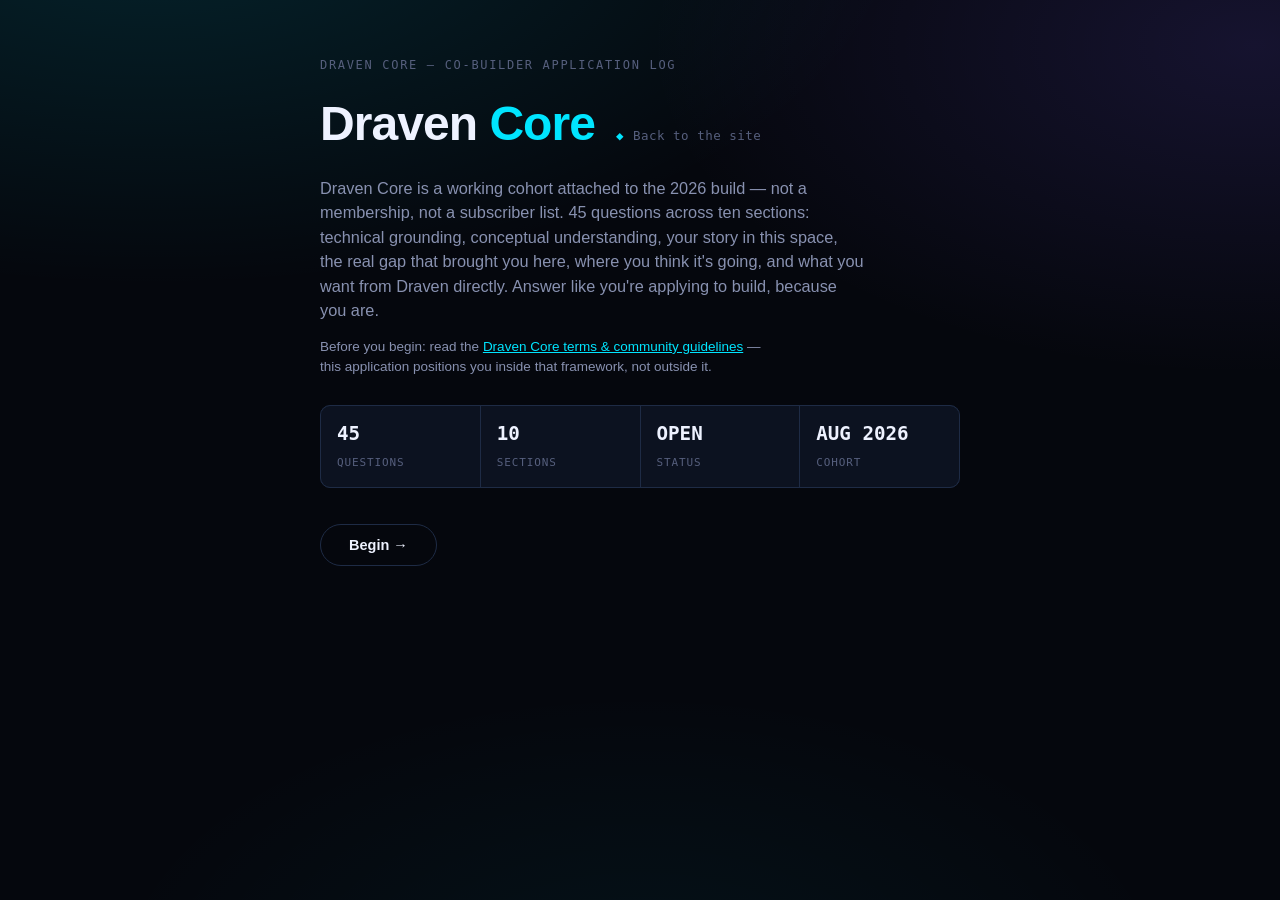
<file: draven-core-final/apply.html>
<!DOCTYPE html>
<html lang="en">
<head>
<meta charset="UTF-8">
<meta name="viewport" content="width=device-width, initial-scale=1.0, maximum-scale=1.0">
<title>Draven Core — Co-Builder Application</title>
<style>
:root{
  --bg:#05070d; --panel:#0c1220; --panel-2:#111a2e; --line:#1e2b45;
  --text:#eef2ff; --muted:#8891b0; --muted-2:#565f7d;
  --c-core:#4a9eff; --c-scaling:#22d3d3; --c-finance:#ffb84a;
  --c-frontier:#a78bfa; --c-institutional:#ff5470; --c-convergence:#00e5ff; --c-tooling:#ff8c42;
}
*{box-sizing:border-box;margin:0;padding:0;-webkit-tap-highlight-color:transparent}
html{scroll-behavior:smooth}
body{
  background:
    radial-gradient(1300px 650px at 12% -10%, rgba(0,229,255,0.13) 0%, transparent 58%),
    radial-gradient(1100px 600px at 98% 5%, rgba(124,92,255,0.14) 0%, transparent 55%),
    radial-gradient(900px 500px at 50% 110%, rgba(0,229,255,0.05) 0%, transparent 60%),
    var(--bg);
  color:var(--text);
  font-family: ui-sans-serif,'Inter','Segoe UI',-apple-system,sans-serif;
  line-height:1.5; min-height:100vh; overflow-x:hidden;
}
.mono{font-family: ui-monospace,'JetBrains Mono','SF Mono','Cascadia Code',Menlo,Consolas,monospace;}

.screen{display:none;min-height:100vh;flex-direction:column}
.screen.active{display:flex}

/* ---- entry screen: doc-id / title-row / subhead / manifest, same idiom as the site header ---- */
#entryScreen{align-items:center;padding:56px 24px 40px;text-align:left}
.entry-inner{max-width:640px;margin:0 auto;width:100%}
.doc-id{font-size:12px;letter-spacing:.14em;color:var(--muted-2);text-transform:uppercase;margin-bottom:14px}
.title-row{display:flex;align-items:baseline;flex-wrap:wrap;gap:16px;margin-bottom:8px}
.entry-inner h1{font-size:clamp(2rem,5vw,3rem);margin:0 0 8px;letter-spacing:-.02em;font-weight:800}
.entry-inner h1 span{color:var(--c-convergence)}
.back-marker{font-size:12.5px;letter-spacing:.04em;color:var(--muted-2);display:inline-flex;align-items:baseline;gap:9px;text-decoration:none;padding:5px 12px 5px 4px;border:1px solid transparent;border-radius:999px;transition:border-color .18s ease,background .18s ease}
.back-marker:hover{border-color:var(--line);background:rgba(74,155,110,.06)}
.subhead{color:var(--muted);font-size:1.02rem;max-width:60ch;margin-bottom:28px}
.manifest{display:grid;grid-template-columns:repeat(auto-fit,minmax(120px,1fr));gap:1px;background:var(--line);border:1px solid var(--line);border-radius:10px;overflow:hidden;margin-bottom:36px}
.manifest .cell{background:var(--panel);padding:14px 16px}
.manifest .cell b{display:block;font-size:1.2rem;font-weight:700}
.manifest .cell small{color:var(--muted-2);font-size:11px;letter-spacing:.08em;text-transform:uppercase}
.start-btn{
  display:inline-flex;align-items:center;gap:8px;
  padding:12px 28px;background:transparent;color:var(--text);
  border:1px solid var(--line);border-radius:999px;
  font-size:14.5px;font-weight:600;cursor:pointer;
  transition:border-color .18s ease,background .18s ease,transform .18s ease;
}
.start-btn:hover{border-color:var(--c-convergence);background:rgba(74,155,110,.08);transform:translateY(-1px)}

/* ---- question screen ---- */
.q-header{position:fixed;top:0;left:0;right:0;z-index:20;background:var(--bg);border-bottom:1px solid var(--line);padding:14px 20px 12px}
.progress-wrap{height:2px;background:var(--line);margin-bottom:12px;max-width:640px;margin-left:auto;margin-right:auto}
.progress-fill{height:100%;background:var(--c-convergence);transition:width .4s ease,background .3s ease}
.q-nav{display:flex;justify-content:space-between;align-items:center;max-width:640px;margin:0 auto}
.nav-back{background:none;border:1px solid var(--line);color:var(--muted);width:32px;height:32px;border-radius:8px;cursor:pointer;font-size:15px;transition:border-color .18s ease,color .18s ease}
.nav-back:hover{border-color:var(--muted-2);color:var(--text)}
.nav-back:disabled{opacity:.3;pointer-events:none}
.q-counter{font-size:11px;color:var(--muted-2);letter-spacing:.08em}
.q-section-label{font-size:10.5px;letter-spacing:.12em;text-transform:uppercase;text-align:center;margin-top:10px;transition:color .3s ease}

.q-body{flex:1;display:flex;flex-direction:column;justify-content:center;align-items:center;padding:120px 24px 40px;width:100%}
.q-text{font-weight:700;font-size:clamp(19px,4vw,25px);line-height:1.4;text-align:center;max-width:520px;margin-bottom:8px;letter-spacing:-.01em}
.q-hint{font-size:13px;color:var(--muted);text-align:center;max-width:460px;margin-bottom:26px}

.q-input,.q-textarea{width:100%;max-width:520px;background:var(--panel);border:1px solid var(--line);border-radius:10px;color:var(--text);font-family:inherit;font-size:15px;padding:14px 16px;outline:none;transition:border-color .18s ease}
.q-textarea{min-height:150px;resize:vertical;line-height:1.6}
.q-input:focus,.q-textarea:focus{border-color:var(--muted-2)}
.q-input::placeholder,.q-textarea::placeholder{color:var(--muted-2)}

.chips{display:flex;flex-wrap:wrap;gap:8px;max-width:520px;justify-content:center}
.chip{font-size:12.5px;padding:8px 14px;border-radius:999px;border:1px solid var(--line);color:var(--muted);background:var(--panel-2);cursor:pointer;user-select:none;transition:border-color .18s ease,color .18s ease}
.chip:hover{color:var(--text)}

.field-error{width:100%;max-width:520px;text-align:left;font-size:12px;color:var(--c-institutional);margin-top:8px;min-height:16px}

.next-btn,.submit-btn{
  margin-top:26px;padding:12px 34px;background:transparent;color:var(--text);
  border:1px solid var(--line);border-radius:999px;font-weight:600;font-size:14px;cursor:pointer;
  opacity:0;pointer-events:none;transition:opacity .25s,border-color .18s ease,background .18s ease,transform .18s ease;
}
.next-btn.visible,.submit-btn.visible{opacity:1;pointer-events:auto}
.next-btn:hover,.submit-btn:hover{border-color:var(--c-convergence);background:rgba(74,155,110,.08);transform:translateY(-1px)}

/* ---- closing: same treatment as the site's "pending" callout ---- */
#closingScreen{align-items:center;justify-content:center;text-align:center;padding:32px}
.closing-box{max-width:480px;padding:28px;border:1px dashed var(--line);border-radius:10px}
.closing-eyebrow{font-size:11px;letter-spacing:.14em;color:var(--c-convergence);text-transform:uppercase;margin-bottom:16px}
.closing-title{font-weight:800;font-size:clamp(22px,5vw,28px);margin-bottom:14px}
.closing-body{font-size:14.5px;color:var(--muted);line-height:1.6}
.err{color:var(--c-institutional);font-size:12.5px;margin-top:10px;min-height:18px;text-align:center}
</style>
</head>
<body>

<div id="entryScreen" class="screen active">
  <div class="entry-inner">
    <div class="doc-id mono">DRAVEN CORE — CO-BUILDER APPLICATION LOG</div>
    <div class="title-row">
      <h1>Draven <span>Core</span></h1>
      <a href="index.html" class="back-marker mono">
        <span style="color:var(--c-convergence)">◆</span>
        <span>Back to the site</span>
      </a>
    </div>
    <p class="subhead">Draven Core is a working cohort attached to the 2026 build — not a membership, not a subscriber list. 45 questions across ten sections: technical grounding, conceptual understanding, your story in this space, the real gap that brought you here, where you think it's going, and what you want from Draven directly. Answer like you're applying to build, because you are.</p>
    <p class="subhead" style="font-size:13.5px;margin-top:-14px;">Before you begin: read the <a href="index.html#panel-legal" style="color:var(--c-convergence)">Draven Core terms &amp; community guidelines</a> — this application positions you inside that framework, not outside it.</p>
    <div class="manifest mono">
      <div class="cell"><b>45</b><small>Questions</small></div>
      <div class="cell"><b>10</b><small>Sections</small></div>
      <div class="cell"><b>OPEN</b><small>Status</small></div>
      <div class="cell"><b>AUG 2026</b><small>Cohort</small></div>
    </div>
    <button class="start-btn" onclick="startForm()">Begin →</button>
  </div>
</div>

<div id="questionScreen" class="screen">
  <div class="q-header">
    <div class="progress-wrap"><div class="progress-fill" id="progressFill"></div></div>
    <div class="q-nav">
      <button class="nav-back" id="backBtn" onclick="goBack()">←</button>
      <div class="q-counter mono" id="qCounter">1 / 10</div>
    </div>
    <div class="q-section-label mono" id="qSectionLabel"></div>
  </div>
  <div class="q-body" id="qBody"></div>
</div>

<div id="closingScreen" class="screen">
  <div class="closing-box">
    <div class="closing-eyebrow mono">Received</div>
    <div class="closing-title">Application logged.</div>
    <p class="closing-body">No auto-replies, no countdown. Draven reviews every application personally. If it's a fit, you'll hear from him directly.</p>
    <a href="https://linktr.ee/DravenWeb3" target="_blank" rel="noopener" class="mono" style="display:block;text-align:center;margin-top:26px;font-size:12px;color:var(--muted-2);text-decoration:none;">→ Everything else Draven's building</a>
  </div>
</div>

<script>

const SUPABASE_URL = "https://ufjzhfuazmhlvwmvvlgb.supabase.co";
const SUPABASE_ANON_KEY = "sb_publishable_K_gDRujcdtPNBSuHpz0AcA_PN8tH7lv";

// field: the column this question writes to
// type: text | textarea | chips-single | chips-multi
// section: shown as a small label above each question
// optional: true means the Next button doesn't require a value
const QUESTIONS = [
  {section:"Identity", field:"name", type:"text", text:"Name or handle.", hint:"Real name or the handle you build under — your call.", placeholder:"Name / handle"},
  {section:"Identity", field:"email", type:"text", text:"Email.", hint:"Where Draven reaches you if this moves forward.", placeholder:"you@domain.com",
    validate: v => /^[^\s@]+@[^\s@]+\.[^\s@]+$/.test(v),
    errorMsg: "Enter a real, reachable email \u2014 this is how Draven contacts you after review."},
  {section:"Identity", field:"telegram", type:"text", text:"Telegram handle.", placeholder:"@handle", optional:true,
    validate: v => /^@[A-Za-z0-9_]{5,32}$/.test(v),
    errorMsg: "Format: @yourhandle \u2014 starts with @, 5\u201332 letters/numbers/underscores."},

  {section:"Your Story in Crypto", field:"crypto_entry_point", type:"textarea", text:"When and how did you first encounter crypto or blockchain?", placeholder:"..."},
  {section:"Your Story in Crypto", field:"crypto_throughline", type:"textarea", text:"What's the throughline since \u2014 projects, roles, pivots?", placeholder:"..."},
  {section:"Your Story in Crypto", field:"crypto_turning_point", type:"textarea", text:"The one moment or project that changed how you see this space.", placeholder:"..."},
  {section:"Your Story in Crypto", field:"crypto_pull_moment", type:"textarea", text:"A specific project, protocol, or event that pulled you deeper in rather than pushing you away.", placeholder:"..."},
  {section:"Your Story in Crypto", field:"crypto_one_sentence", type:"textarea", text:"Describe your crypto journey in one sentence, to someone who's never touched it.", placeholder:"..."},

  {section:"Technical Grounding", field:"layer", type:"chips-single", text:"Which layer are you most drawn to?", options:["Protocol/L1 design","L2 scaling","Smart contracts","DeFi mechanism design","Infra/tooling","Cryptography/research","Frontend/Web3 integration","Other"]},
  {section:"Technical Grounding", field:"layer_reasoning", type:"textarea", text:"Why that layer, specifically \u2014 not the others?", placeholder:"..."},
  {section:"Technical Grounding", field:"stack", type:"chips-multi", text:"Stack you actually use.", hint:"Pick what applies.", options:["Solidity","Rust","Move","TypeScript/Web3.js","Python","Go","Cairo","Other"]},
  {section:"Technical Grounding", field:"work_link", type:"textarea", text:"Link the work.", hint:"GitHub, deployed app, published package. Not your best-looking project \u2014 the one that taught you the most.", placeholder:"https://github.com/..."},
  {section:"Technical Grounding", field:"failure_story", type:"textarea", text:"Describe a bug or failure that cost you more than a day.", hint:"What broke, why, and what you actually did about it.", placeholder:"..."},

  {section:"Conceptual Understanding", field:"decentralization_view", type:"textarea", text:"In your own words: what does decentralization actually solve that better-managed centralization can't?", placeholder:"..."},
  {section:"Conceptual Understanding", field:"defi_primitive", type:"chips-single", text:"DeFi primitive you understand best.", options:["AMMs","Lending/borrowing","Perps/derivatives","Stablecoins","Restaking","RWA tokenization","MEV/ordering","Other"]},
  {section:"Conceptual Understanding", field:"defi_mechanism_explain", type:"textarea", text:"Explain how it actually works.", hint:"Mechanism, not a textbook definition.", placeholder:"..."},
  {section:"Conceptual Understanding", field:"wrong_claim", type:"textarea", text:"A widely-repeated claim about crypto you think is wrong or overstated.", placeholder:"..."},

  {section:"The Gap You've Lived", field:"economic_background", type:"chips-single", text:"Which best describes your relationship to money and systems before crypto?", options:["Tech-savvy urban","Corporate salaried","Student","Farmer / informal economy","Underbanked or cash-dependent","Other"]},
  {section:"The Gap You've Lived", field:"gap_moment", type:"textarea", text:"A specific moment you \u2014 or someone close to you \u2014 felt locked out, delayed, or extracted from by traditional banking or financial systems.", placeholder:"..."},
  {section:"The Gap You've Lived", field:"india_lens", type:"textarea", text:"How has India's information or banking gap specifically shaped your view of decentralization?", hint:"From lived experience, not theory.", placeholder:"..."},
  {section:"The Gap You've Lived", field:"failed_institution", type:"chips-single", text:"Which institution has failed you most directly?", options:["Banking/KYC bureaucracy","Government paperwork/verification","Employer or payroll systems","Access to capital/credit","Information access or language barrier","None directly","Other"]},
  {section:"The Gap You've Lived", field:"institution_failure_impact", type:"textarea", text:"How did that failure actually change a decision you made?", hint:"Not a general complaint \u2014 the specific fork in the road.", placeholder:"..."},
  {section:"The Gap You've Lived", field:"decentralization_at_scale_hope", type:"textarea", text:"What would meaningfully change for people like you if decentralized systems actually worked at scale in India?", placeholder:"..."},

  {section:"Perspective & Ideas", field:"fix_reasoning", type:"textarea", text:"One structural problem in blockchain/DeFi right now you'd fix.", placeholder:"..."},
  {section:"Perspective & Ideas", field:"fix_why", type:"textarea", text:"Why that one, specifically \u2014 highest-leverage versus what else you could've named?", placeholder:"..."},
  {section:"Perspective & Ideas", field:"self_gap", type:"textarea", text:"A real gap in your own knowledge or skillset right now.", hint:"Not modesty \u2014 an actual gap.", placeholder:"..."},
  {section:"Perspective & Ideas", field:"gap_action", type:"textarea", text:"What are you doing about that gap, if anything?", placeholder:"...", optional:true},
  {section:"Perspective & Ideas", field:"pitch_idea", type:"textarea", text:"Pitch one specific thing you'd build or contribute inside Draven Core.", hint:"Specific, not \u201canything that helps.\u201d", placeholder:"..."},
  {section:"Perspective & Ideas", field:"pitch_needs", type:"textarea", text:"What would you actually need from the cohort to execute that?", placeholder:"...", optional:true},

  {section:"Where You Think This Goes", field:"overhyped_narrative", type:"textarea", text:"The most overhyped narrative in crypto right now, in your view.", placeholder:"..."},
  {section:"Where You Think This Goes", field:"underbuilt_opportunity", type:"textarea", text:"The most underrated, underbuilt opportunity you see.", placeholder:"..."},
  {section:"Where You Think This Goes", field:"india_trajectory", type:"textarea", text:"Where you think Indian crypto/Web3 adoption specifically goes in the next 3\u20135 years.", placeholder:"..."},
  {section:"Where You Think This Goes", field:"mismatched_use_case", type:"textarea", text:"One blockchain use case you think is currently mismatched to India's actual on-the-ground problems.", placeholder:"..."},
  {section:"Where You Think This Goes", field:"unlimited_resource_build", type:"textarea", text:"With unlimited resources for one year, what would you build for Indian crypto/Web3 adoption specifically?", placeholder:"..."},

  {section:"Motivation & Fit", field:"why_this_project", type:"textarea", text:"Why this project, specifically.", hint:"Not \u201cwhy blockchain\u201d \u2014 what brought you to this one?", placeholder:"..."},
  {section:"Motivation & Fit", field:"admired_project", type:"textarea", text:"A project \u2014 yours or anyone's \u2014 in this space you genuinely admire, and why.", placeholder:"..."},
  {section:"Motivation & Fit", field:"failed_project", type:"textarea", text:"A project you abandoned or that failed outright, and why.", placeholder:"...", optional:true},

  {section:"What You Want From Draven", field:"expectation_from_draven", type:"textarea", text:"What do you expect from Draven as coordinator of this cohort?", placeholder:"..."},
  {section:"What You Want From Draven", field:"collaboration_condition", type:"textarea", text:"What would make this collaboration actually work for you \u2014 not just look good on paper?", placeholder:"..."},
  {section:"What You Want From Draven", field:"walkaway_condition", type:"textarea", text:"What would make you walk away from this?", placeholder:"...", optional:true},
  {section:"What You Want From Draven", field:"helpful_feedback_type", type:"textarea", text:"What kind of feedback or correction from Draven would actually help you improve \u2014 versus feedback that would just discourage you?", placeholder:"..."},
  {section:"What You Want From Draven", field:"honest_non_expectation", type:"textarea", text:"What should Draven NOT expect from you, going in honestly?", placeholder:"..."},

  {section:"Commitment", field:"hours_per_week", type:"text", text:"Realistic time commitment.", hint:"Hours per week, next 3 months. Not aspirational.", placeholder:"e.g. 6"},
  {section:"Commitment", field:"wallet", type:"text", text:"Wallet address or on-chain identity.", hint:"Optional \u2014 ENS, deployed contract, tx history.", placeholder:"0x... or ENS (optional)", optional:true},
  {section:"Commitment", field:"additional_notes", type:"textarea", text:"Anything else Draven should know before reviewing this?", placeholder:"...", optional:true},
];
const TOTAL_Q = QUESTIONS.length;

const SECTION_COLORS = {
  "Identity": "var(--muted-2)",
  "Your Story in Crypto": "var(--c-convergence)",
  "Technical Grounding": "var(--c-core)",
  "Conceptual Understanding": "var(--c-frontier)",
  "The Gap You've Lived": "var(--c-institutional)",
  "Perspective & Ideas": "var(--c-tooling)",
  "Where You Think This Goes": "var(--c-scaling)",
  "Motivation & Fit": "var(--c-finance)",
  "What You Want From Draven": "var(--c-core)",
  "Commitment": "var(--muted-2)"
};
function sectionColor(section){ return SECTION_COLORS[section] || 'var(--c-convergence)'; }

let currentQ = 0;
let qStartTime = 0;
let answers = {};      // field -> value
let timeSpent = {};    // "q0" -> seconds
let chipSelections = {};

function startForm(){
  document.querySelectorAll('.screen').forEach(s=>s.classList.remove('active'));
  document.getElementById('questionScreen').classList.add('active');
  renderQuestion(0);
}

function renderQuestion(idx){
  qStartTime = Date.now();
  const q = QUESTIONS[idx];
  const isLast = idx === TOTAL_Q - 1;

  document.getElementById('qCounter').textContent = (idx+1)+' / '+TOTAL_Q;
  document.getElementById('qSectionLabel').textContent = q.section || '';
  const _col = sectionColor(q.section);
  document.getElementById('qSectionLabel').style.color = _col;
  document.getElementById('progressFill').style.background = _col;
  document.getElementById('progressFill').style.width = ((idx/TOTAL_Q)*100)+'%';
  document.getElementById('backBtn').disabled = idx===0;

  const body = document.getElementById('qBody');
  body.innerHTML = '';

  const qText = document.createElement('div');
  qText.className = 'q-text';
  qText.textContent = q.text;
  body.appendChild(qText);

  if(q.hint){
    const hint = document.createElement('div');
    hint.className = 'q-hint';
    hint.textContent = q.hint;
    body.appendChild(hint);
  }

  const existing = answers[q.field];

  if(q.type === 'chips-multi'){
    const wrap = document.createElement('div');
    wrap.className = 'chips';
    const selected = new Set(chipSelections[q.field] || []);
    q.options.forEach(opt=>{
      const chip = document.createElement('div');
      chip.className = 'chip'+(selected.has(opt)?' selected':'');
      chip.textContent = opt;
      if(selected.has(opt)){chip.style.borderColor=sectionColor(q.section);chip.style.color=sectionColor(q.section);}
      chip.onclick = ()=>{
        if(selected.has(opt)){selected.delete(opt);chip.classList.remove('selected');chip.style.borderColor='';chip.style.color='';}
        else{selected.add(opt);chip.classList.add('selected');chip.style.borderColor=sectionColor(q.section);chip.style.color=sectionColor(q.section);}
        chipSelections[q.field] = Array.from(selected);
        answers[q.field] = chipSelections[q.field];
        toggleNext(q.optional || selected.size>0, isLast);
      };
      wrap.appendChild(chip);
    });
    body.appendChild(wrap);
    toggleNext(q.optional || selected.size>0, isLast);
  } else if(q.type === 'chips-single'){
    const wrap = document.createElement('div');
    wrap.className = 'chips';
    q.options.forEach(opt=>{
      const chip = document.createElement('div');
      chip.className = 'chip'+(existing===opt?' selected':'');
      chip.textContent = opt;
      if(existing===opt){chip.style.borderColor=sectionColor(q.section);chip.style.color=sectionColor(q.section);}
      chip.onclick = ()=>{
        wrap.querySelectorAll('.chip').forEach(c=>{c.classList.remove('selected');c.style.borderColor='';c.style.color='';});
        chip.classList.add('selected');
        chip.style.borderColor=sectionColor(q.section);
        chip.style.color=sectionColor(q.section);
        answers[q.field] = opt;
        toggleNext(true, isLast);
      };
      wrap.appendChild(chip);
    });
    body.appendChild(wrap);
    toggleNext(q.optional || !!existing, isLast);
  } else if(q.type === 'textarea'){
    const ta = document.createElement('textarea');
    ta.className = 'q-textarea';
    ta.placeholder = q.placeholder || '';
    ta.value = existing || '';
    ta.oninput = ()=>{
      const ok = q.optional || ta.value.trim().length > 4;
      toggleNext(ok, isLast);
    };
    body.appendChild(ta);
    toggleNext(q.optional || (existing||'').trim().length>4, isLast);
  } else {
    const inp = document.createElement('input');
    inp.className = 'q-input';
    inp.type = 'text';
    inp.placeholder = q.placeholder || '';
    inp.value = existing || '';
    const fieldErr = document.createElement('div');
    fieldErr.className = 'field-error';
    const runValidation = ()=>{
      const val = inp.value.trim();
      if(val.length === 0){
        fieldErr.textContent = '';
        toggleNext(!!q.optional, isLast);
        return;
      }
      if(q.validate && !q.validate(val)){
        fieldErr.textContent = q.errorMsg || 'That doesn\u2019t look right \u2014 check the format.';
        toggleNext(false, isLast);
      } else {
        fieldErr.textContent = '';
        toggleNext(true, isLast);
      }
    };
    inp.oninput = runValidation;
    body.appendChild(inp);
    body.appendChild(fieldErr);
    runValidation();
  }

  const btn = document.createElement('button');
  btn.className = isLast ? 'submit-btn' : 'next-btn';
  btn.id = 'advanceBtn';
  btn.textContent = isLast ? 'Submit application' : 'Next';
  btn.onclick = isLast ? submitForm : goNext;
  body.appendChild(btn);

  const err = document.createElement('div');
  err.className = 'err';
  err.id = 'qErr';
  body.appendChild(err);
}

function toggleNext(ok, isLast){
  const btn = document.getElementById('advanceBtn');
  if(!btn) return;
  btn.classList.toggle('visible', ok);
}

function captureCurrent(){
  const q = QUESTIONS[currentQ];
  if(q.type === 'textarea'){
    const ta = document.querySelector('.q-textarea');
    if(ta) answers[q.field] = ta.value.trim();
  } else if(q.type === 'text'){
    const inp = document.querySelector('.q-input');
    if(inp) answers[q.field] = inp.value.trim();
  }
  const secs = Math.floor((Date.now()-qStartTime)/1000);
  timeSpent['q'+currentQ] = secs;
}

function goNext(){
  captureCurrent();
  if(currentQ < TOTAL_Q-1){
    currentQ++;
    renderQuestion(currentQ);
  }
}

function goBack(){
  captureCurrent();
  if(currentQ > 0){
    currentQ--;
    renderQuestion(currentQ);
  }
}

async function submitForm(){
  captureCurrent();
  const errEl = document.getElementById('qErr');
  if(!answers.email || !answers.email.includes('@')){
    errEl.textContent = 'Enter a valid email before submitting.';
    return;
  }
  const payload = {
    name: answers.name || null,
    email: answers.email,
    telegram: answers.telegram || null,
    crypto_entry_point: answers.crypto_entry_point || null,
    crypto_throughline: answers.crypto_throughline || null,
    crypto_turning_point: answers.crypto_turning_point || null,
    crypto_pull_moment: answers.crypto_pull_moment || null,
    crypto_one_sentence: answers.crypto_one_sentence || null,
    layer: answers.layer || null,
    layer_reasoning: answers.layer_reasoning || null,
    stack: answers.stack || [],
    work_link: answers.work_link || null,
    failure_story: answers.failure_story || null,
    decentralization_view: answers.decentralization_view || null,
    defi_primitive: answers.defi_primitive || null,
    defi_mechanism_explain: answers.defi_mechanism_explain || null,
    wrong_claim: answers.wrong_claim || null,
    economic_background: answers.economic_background || null,
    gap_moment: answers.gap_moment || null,
    india_lens: answers.india_lens || null,
    failed_institution: answers.failed_institution || null,
    institution_failure_impact: answers.institution_failure_impact || null,
    decentralization_at_scale_hope: answers.decentralization_at_scale_hope || null,
    fix_reasoning: answers.fix_reasoning || null,
    fix_why: answers.fix_why || null,
    self_gap: answers.self_gap || null,
    gap_action: answers.gap_action || null,
    pitch_idea: answers.pitch_idea || null,
    pitch_needs: answers.pitch_needs || null,
    overhyped_narrative: answers.overhyped_narrative || null,
    underbuilt_opportunity: answers.underbuilt_opportunity || null,
    india_trajectory: answers.india_trajectory || null,
    mismatched_use_case: answers.mismatched_use_case || null,
    unlimited_resource_build: answers.unlimited_resource_build || null,
    why_this_project: answers.why_this_project || null,
    admired_project: answers.admired_project || null,
    failed_project: answers.failed_project || null,
    expectation_from_draven: answers.expectation_from_draven || null,
    collaboration_condition: answers.collaboration_condition || null,
    walkaway_condition: answers.walkaway_condition || null,
    helpful_feedback_type: answers.helpful_feedback_type || null,
    honest_non_expectation: answers.honest_non_expectation || null,
    hours_per_week: answers.hours_per_week ? parseInt(answers.hours_per_week) || null : null,
    wallet: answers.wallet || null,
    additional_notes: answers.additional_notes || null,
    time_spent: timeSpent,
    status: 'pending'
  };

  errEl.textContent = 'Submitting...';
  try{
    const res = await fetch(SUPABASE_URL + '/rest/v1/core_applicants', {
      method: 'POST',
      headers: {
        'Content-Type': 'application/json',
        'apikey': SUPABASE_ANON_KEY,
        'Authorization': 'Bearer ' + SUPABASE_ANON_KEY,
        'Prefer': 'return=minimal'
      },
      body: JSON.stringify(payload)
    });
    if(!res.ok){
      errEl.textContent = 'Something failed on submit. Try again.';
      return;
    }
    document.querySelectorAll('.screen').forEach(s=>s.classList.remove('active'));
    document.getElementById('closingScreen').classList.add('active');
  }catch(e){
    errEl.textContent = 'Network error. Try again.';
  }
}
</script>
</body>
</html>
</file>
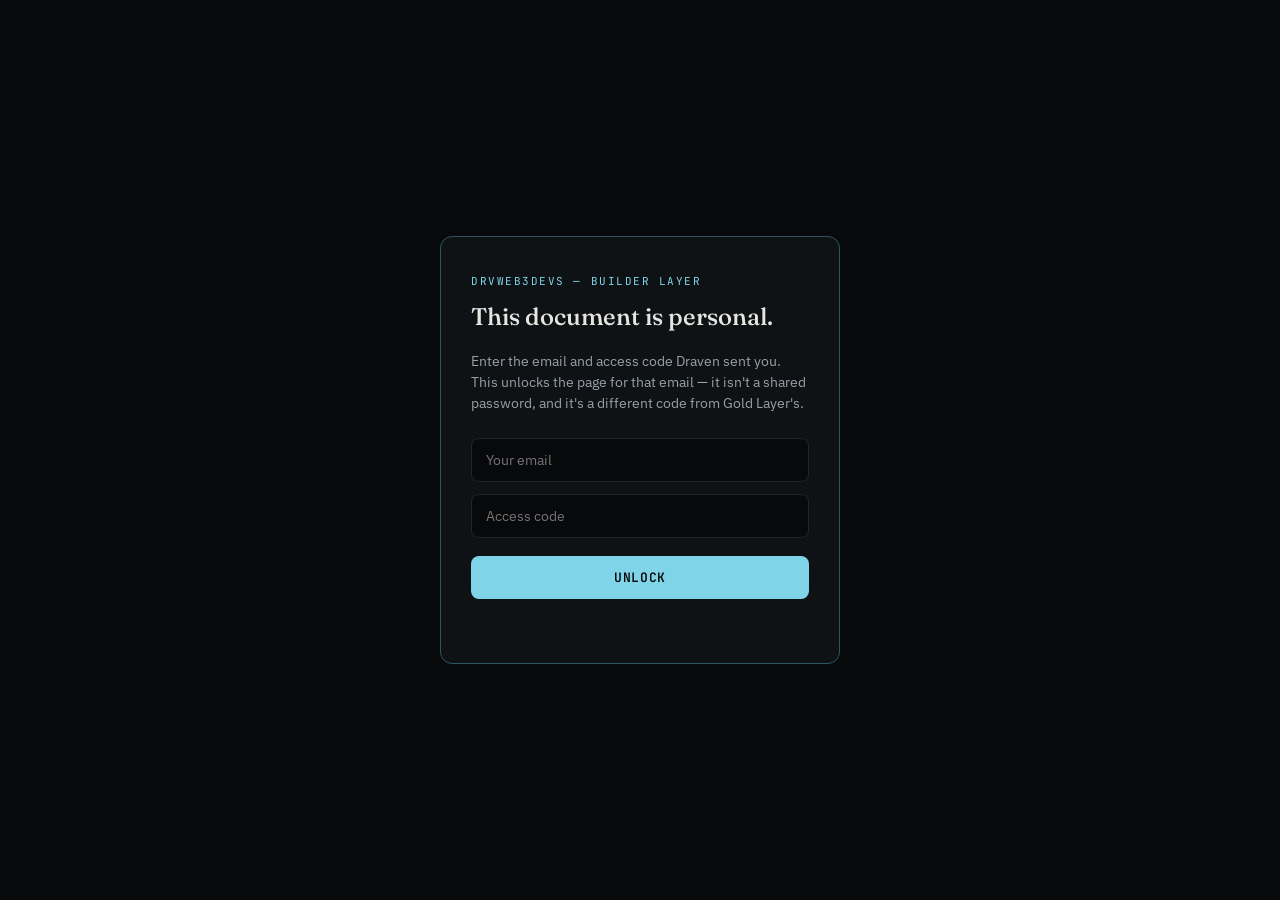
<file: draven-core-final/builder.html>
<!DOCTYPE html>
<html lang="en">
<head>
<meta charset="UTF-8">
<meta name="viewport" content="width=device-width, initial-scale=1.0">
<title>[Builder] Ship Layer — DrvWeb3Devs</title>
<link rel="preconnect" href="https://fonts.googleapis.com">
<link rel="preconnect" href="https://fonts.gstatic.com" crossorigin>
<link href="https://fonts.googleapis.com/css2?family=Fraunces:opsz,wght@9..144,300;9..144,500;9..144,600&family=IBM+Plex+Sans:wght@400;500;600&family=JetBrains+Mono:wght@400;500;600&display=swap" rel="stylesheet">
<style>
  :root{
    --bg:#08090b; --bg-raised:#0f1215; --line:#20252a;
    --ink:#e7e5e0; --ink-dim:#98a0a6; --ink-faint:#565e64;
    --signal:#7fd4e8; --signal-dim:#2c5560;
    --working:#5fd08a; --working-dim:#2c5b3f;
    --watch:#e0b155; --watch-dim:#5e4a26;
    --gold:#d4af5a; --gold-dim:#6b5528;
  }
  *{box-sizing:border-box;}
  html{scroll-behavior:smooth;}
  body{margin:0; background:var(--bg); color:var(--ink); font-family:'IBM Plex Sans',sans-serif; line-height:1.6; -webkit-font-smoothing:antialiased;}
  ::selection{background:var(--working-dim); color:var(--ink);}

  .stamp{position:fixed; top:14px; right:14px; z-index:50; font-family:'JetBrains Mono',monospace; font-size:10px; letter-spacing:0.1em; text-transform:uppercase; color:var(--signal); border:1px solid var(--signal-dim); padding:5px 10px; border-radius:20px; background:rgba(8,9,11,0.85); backdrop-filter:blur(4px);}

  .hero{min-height:70vh; display:flex; flex-direction:column; justify-content:center; padding:9vh 6vw 6vh; border-bottom:1px solid var(--line);
    background: radial-gradient(ellipse 60% 55% at 90% 0%, rgba(127,212,232,0.08), transparent 60%), radial-gradient(ellipse 60% 50% at 5% 100%, rgba(95,208,138,0.06), transparent 60%);}
  .hero-tag{font-family:'JetBrains Mono',monospace; font-size:12px; letter-spacing:0.14em; text-transform:uppercase; color:var(--signal); margin-bottom:20px; display:flex; align-items:center; gap:10px;}
  .hero-tag::before{content:""; width:7px; height:7px; background:var(--signal); border-radius:50%; box-shadow:0 0 8px var(--signal);}
  h1{font-family:'Fraunces',serif; font-weight:500; font-size:clamp(2rem,4.8vw,3.6rem); line-height:1.08; letter-spacing:-0.01em; margin:0 0 22px; max-width:20ch;}
  h1 em{font-style:italic; color:var(--signal);}
  .hero-sub{max-width:64ch; color:var(--ink-dim); font-size:1.02rem;}
  .hero-links{display:flex; gap:10px; flex-wrap:wrap; margin-top:22px;}
  .hero-links a{font-family:'JetBrains Mono',monospace; font-size:11px; color:var(--ink-faint); text-decoration:none; border:1px solid var(--line); padding:5px 11px; border-radius:20px;}
  .hero-links a:hover{border-color:var(--signal); color:var(--signal);}

  section{max-width:960px; margin:0 auto; padding:8vh 6vw; border-bottom:1px solid var(--line);}
  .sec-tag{font-family:'JetBrains Mono',monospace; font-size:12px; letter-spacing:0.13em; text-transform:uppercase; color:var(--signal); margin-bottom:14px; display:flex; align-items:center; gap:12px;}
  .sec-tag::after{content:""; flex:1; height:1px; background:var(--line);}
  h2{font-family:'Fraunces',serif; font-weight:500; font-size:clamp(1.5rem,3vw,2.2rem); margin:0 0 16px;}
  section > p.lead{color:var(--ink-dim); max-width:68ch; margin-bottom:30px;}

  .gate-grid{display:grid; grid-template-columns:repeat(auto-fit,minmax(220px,1fr)); gap:14px;}
  .gcell{border:1px solid var(--line); border-radius:10px; padding:20px 22px; background:var(--bg-raised); border-left:3px solid var(--signal);}
  .gcell .gn{font-family:'JetBrains Mono',monospace; font-size:10.5px; letter-spacing:0.06em; text-transform:uppercase; color:var(--signal); margin-bottom:8px;}
  .gcell h4{font-family:'Fraunces',serif; font-size:1.1rem; font-weight:500; margin:0 0 8px;}
  .gcell p{color:var(--ink-dim); font-size:0.87rem; margin:0;}

  .mech{border:1px solid var(--line); border-radius:10px; padding:22px 24px; margin-bottom:16px; background:var(--bg-raised); border-left:3px solid var(--working);}
  .mech .mn{font-family:'JetBrains Mono',monospace; font-size:11px; color:var(--working); margin-bottom:8px;}
  .mech h3{font-family:'Fraunces',serif; font-size:1.2rem; font-weight:500; margin:0 0 10px;}
  .mech p{color:var(--ink-dim); font-size:0.92rem; max-width:66ch; margin:0;}

  .task-slot{border:1px dashed var(--line); border-radius:10px; padding:20px 22px; margin-bottom:12px; color:var(--ink-faint); font-family:'JetBrains Mono',monospace; font-size:0.82rem; text-align:center;}

  .rule-grid{display:grid; grid-template-columns:1fr 1fr; gap:16px;}
  @media (max-width:640px){.rule-grid{grid-template-columns:1fr;}}
  .rule{border:1px solid var(--line); border-radius:10px; padding:22px 24px; background:var(--bg-raised);}
  .rule.hold{border-left:3px solid var(--working);}
  .rule.exit{border-left:3px solid var(--watch);}
  .rule h4{font-family:'Fraunces',serif; font-size:1.1rem; font-weight:500; margin:0 0 10px;}
  .rule p{color:var(--ink-dim); font-size:0.88rem; margin:0 0 8px;}
  .rule ul{margin:0; padding-left:18px; color:var(--ink-dim); font-size:0.88rem;}
  .rule li{margin-bottom:6px;}

  .flag{border:1px solid var(--line); border-left:2px solid var(--signal); border-radius:0 6px 6px 0; padding:16px 20px; margin:20px 0; background:rgba(127,212,232,0.05); font-size:0.92rem; color:var(--ink-dim);}
  .flag b{color:var(--signal); font-family:'JetBrains Mono',monospace; font-size:0.76rem; letter-spacing:0.05em; text-transform:uppercase; display:block; margin-bottom:6px;}

  .phil-line{border-left:2px solid var(--working); padding:4px 0 4px 18px; margin:18px 0; font-family:'Fraunces',serif; font-size:1.1rem; color:var(--ink); font-style:italic;}

  footer{max-width:960px; margin:0 auto; padding:40px 6vw 60px; font-family:'JetBrains Mono',monospace; font-size:11px; color:var(--ink-faint);}

  #gateScreen{position:fixed; inset:0; z-index:100; background:var(--bg); display:flex; align-items:center; justify-content:center; padding:24px;}
  .gate-card{max-width:400px; width:100%; border:1px solid var(--signal-dim); border-radius:12px; padding:36px 30px; background:var(--bg-raised);}
  .gate-eyebrow{font-family:'JetBrains Mono',monospace; font-size:11px; letter-spacing:0.14em; text-transform:uppercase; color:var(--signal); margin-bottom:8px;}
  .gate-card h2{font-family:'Fraunces',serif; font-weight:500; font-size:1.5rem; margin:0 0 10px; color:var(--ink);}
  .gate-card .note{color:var(--ink-dim); font-size:0.88rem; margin-bottom:24px; line-height:1.5;}
  .gate-card input{width:100%; background:var(--bg); border:1px solid var(--line); border-radius:8px; color:var(--ink); font-family:'IBM Plex Sans',sans-serif; font-size:14px; padding:12px 14px; margin-bottom:12px; outline:none;}
  .gate-card input:focus{border-color:var(--signal);}
  .gate-card button{width:100%; background:var(--signal); color:#0a0a0a; border:none; border-radius:8px; font-family:'JetBrains Mono',monospace; font-weight:600; font-size:13px; letter-spacing:0.04em; text-transform:uppercase; padding:13px; cursor:pointer; margin-top:6px;}
  .gate-card button:hover{background:#9fe3f2;}
  .gate-err{color:#d9634f; font-size:12.5px; margin-top:12px; min-height:16px; text-align:center;}
  #gatedContent{display:none;}
</style>
</head>
<body>

<div id="gateScreen">
  <div class="gate-card">
    <div class="gate-eyebrow">DrvWeb3Devs — Builder Layer</div>
    <h2>This document is personal.</h2>
    <p class="note">Enter the email and access code Draven sent you. This unlocks the page for that email — it isn't a shared password, and it's a different code from Gold Layer's.</p>
    <input type="email" id="gateEmail" placeholder="Your email" autocomplete="email">
    <input type="text" id="gateToken" placeholder="Access code">
    <button onclick="checkAccess()">Unlock</button>
    <div class="gate-err" id="gateErr"></div>
  </div>
</div>

<div id="gatedContent">
<div class="stamp">Builder · ship layer · internal</div>

<section class="hero">
  <div class="hero-tag">DrvWeb3Devs — where working a project turns into shipping one</div>
  <h1>Not a course. <em>A real queue, a real bar.</em></h1>
  <p class="hero-sub">AP10 taught the mechanism. Gold Layer taught holding with conviction. Neither one ships code. This is the layer where the work becomes something deployed, reviewed, and checkable by someone other than you — the actual contribution track toward LokChain.</p>
  <div class="hero-links">
    <a href="gold.html">Gold Layer</a>
    <a href="works.html">Draven's Work</a>
  </div>
</section>

<section id="entry">
  <div class="sec-tag">01 — who gets in</div>
  <h2>The bar is demonstrated, not claimed</h2>
  <p class="lead">Same standard the ladder already runs on — this is earned by what you've already done, not applied for cold.</p>
  <div class="gate-grid">
    <div class="gcell"><div class="gn">route one</div><h4>Cleared AP10</h4><p>At least one logged Working-tier interaction on the open roster — not Watchlist, not attempted.</p></div>
    <div class="gcell"><div class="gn">route two</div><h4>Already shipped</h4><p>A real, working link already sitting in your Draven Core application — checkable, not described.</p></div>
    <div class="gcell"><div class="gn">what it isn't</div><h4>Not a bootcamp</h4><p>No lessons, no curriculum. You already know how to build. This is where you build on something real.</p></div>
  </div>
</section>

<section id="work">
  <div class="sec-tag">02 — the work itself</div>
  <h2>Pulled from the actual roadmap, not invented for practice</h2>
  <p class="lead">Every task here is something Draven Intel or LokChain genuinely needs. Finishing one is contribution, not an exercise graded afterward.</p>
  <div class="task-slot">TASK SLOT — AWAITING NEXT ASSIGNMENT</div>
  <div class="task-slot">TASK SLOT — AWAITING NEXT ASSIGNMENT</div>
  <div class="task-slot">TASK SLOT — AWAITING NEXT ASSIGNMENT</div>
</section>

<section id="tooling">
  <div class="sec-tag">03 — what's provided</div>
  <h2>Access, not hand-holding</h2>
  <div class="mech">
    <div class="mn">infra</div>
    <h3>Testnet access + shared scaffold</h3>
    <p>A starting point, not a blank repo. Fork it, don't rebuild the parts that already exist.</p>
  </div>
  <div class="mech">
    <div class="mn">api</div>
    <h3>Draven Intel's own API, as a build target</h3>
    <p>Something real to build against — not a mock, the actual thing in production.</p>
  </div>
  <div class="mech">
    <div class="mn">review</div>
    <h3>Direct code review from Draven</h3>
    <p>Not automated feedback. Someone with a stake in whether it actually works reads it.</p>
  </div>
</section>

<section id="bar">
  <div class="sec-tag">04 — what "done" means</div>
  <h2>Deployed and checkable — not described as working</h2>
  <div class="rule-grid">
    <div class="rule hold">
      <h4>Ships</h4>
      <ul>
        <li>Live on testnet or mainnet, a real address or URL</li>
        <li>Someone other than you can verify it does what it claims</li>
      </ul>
    </div>
    <div class="rule exit">
      <h4>Doesn't ship</h4>
      <ul>
        <li>"Works on my machine," no deployed artifact</li>
        <li>A PR sitting unreviewed with no working demo</li>
      </ul>
    </div>
  </div>
  <div class="phil-line">"Checkable, not claimed — same rule as everywhere else on this ladder."</div>
</section>

<section id="unlock">
  <div class="sec-tag">05 — what it unlocks</div>
  <h2>A real place in the actual build</h2>
  <div class="flag">
    <b>this is the on-ramp</b>
    Shipped work here is the track record LokChain's builder bench gets pulled from. Not a certificate — the actual thing that gets you into the room when it's time to build for real.
  </div>
</section>

</div><!-- /gatedContent -->

<footer>
  [BUILDER] SHIP LAYER — INTERNAL, DrvWeb3Devs only · sits above Gold Layer, entry earned through demonstrated work, not requested.
</footer>

<script>
const SUPABASE_URL = "https://ufjzhfuazmhlvwmvvlgb.supabase.co";
const SUPABASE_ANON_KEY = "sb_publishable_K_gDRujcdtPNBSuHpz0AcA_PN8tH7lv";

async function checkAccess(){
  const email = document.getElementById('gateEmail').value.trim();
  const token = document.getElementById('gateToken').value.trim();
  const err = document.getElementById('gateErr');
  if(!email || !token){ err.textContent = 'Enter both your email and access code.'; return; }
  err.textContent = 'Checking...';
  try{
    const res = await fetch(SUPABASE_URL + '/rest/v1/rpc/verify_invite', {
      method: 'POST',
      headers: {
        'Content-Type': 'application/json',
        'apikey': SUPABASE_ANON_KEY,
        'Authorization': 'Bearer ' + SUPABASE_ANON_KEY
      },
      body: JSON.stringify({ p_email: email, p_token: token })
    });
    const data = await res.json();
    if(!res.ok || !data.valid || data.doc_slug !== 'builder'){
      err.textContent = "That email/code combination isn't recognized for Builder Layer. Gold Layer codes don't unlock this page — contact Draven if you believe this is an error.";
      return;
    }
    document.getElementById('gateScreen').style.display = 'none';
    document.getElementById('gatedContent').style.display = 'block';
  }catch(e){
    err.textContent = 'Network error — try again.';
  }
}

document.getElementById('gateToken').addEventListener('keydown', (e)=>{ if(e.key==='Enter') checkAccess(); });
</script>

</body>
</html>
</file>
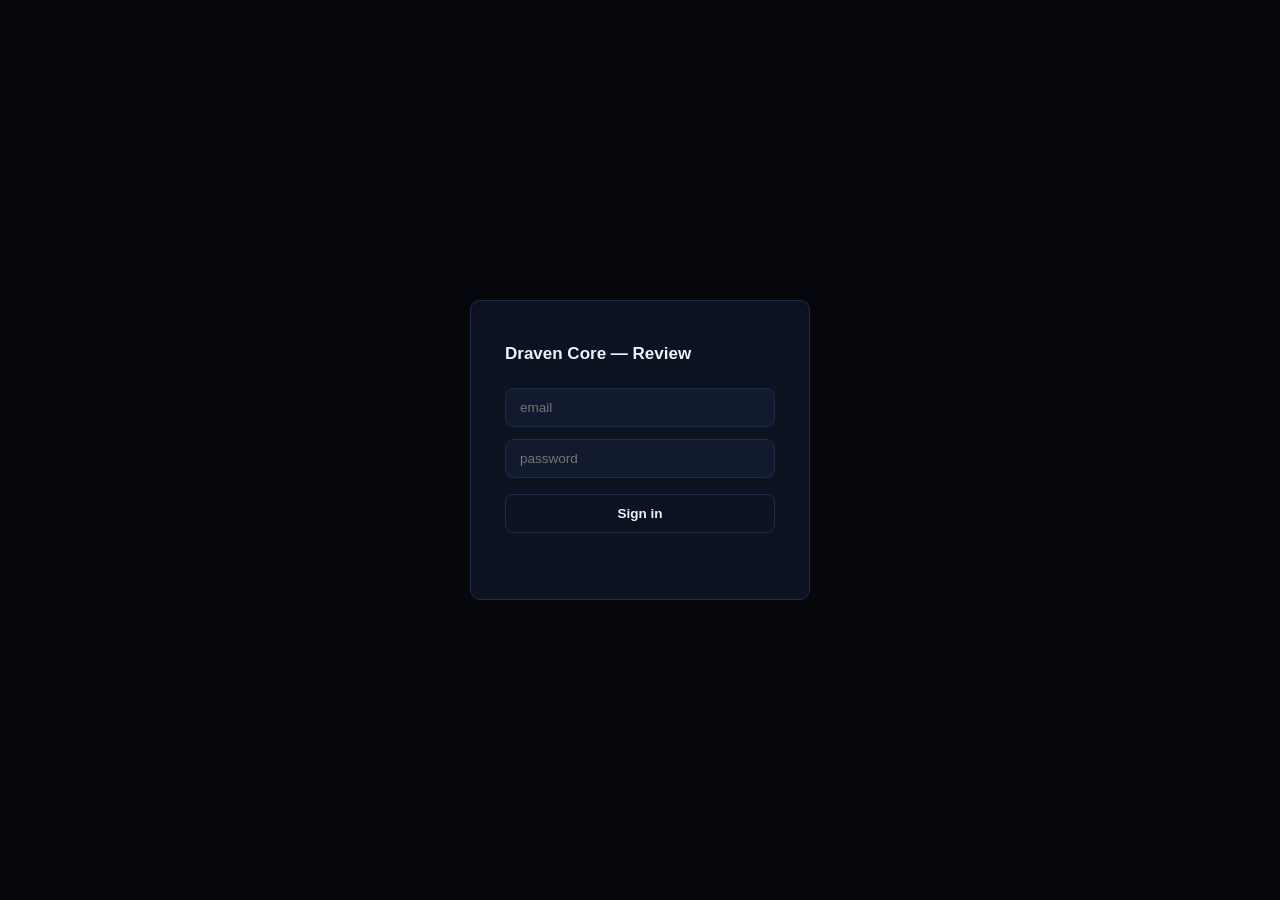
<file: draven-core-final/dashboard.html>
<!DOCTYPE html>
<html lang="en">
<head>
<meta charset="UTF-8">
<meta name="viewport" content="width=device-width, initial-scale=1.0">
<title>Draven Core — Review Log</title>
<style>
:root{
  --bg:#05070d; --panel:#0c1220; --panel-2:#111a2e; --line:#1e2b45;
  --text:#eef2ff; --muted:#8891b0; --muted-2:#565f7d;
  --c-core:#4a9eff; --c-scaling:#22d3d3; --c-finance:#ffb84a;
  --c-frontier:#a78bfa; --c-institutional:#ff5470; --c-convergence:#00e5ff; --c-tooling:#ff8c42;
}
*{box-sizing:border-box;margin:0;padding:0}
body{
  background:
    radial-gradient(1300px 650px at 12% -10%, rgba(0,229,255,0.13) 0%, transparent 58%),
    radial-gradient(1100px 600px at 98% 5%, rgba(124,92,255,0.14) 0%, transparent 55%),
    radial-gradient(900px 500px at 50% 110%, rgba(0,229,255,0.05) 0%, transparent 60%),
    var(--bg);
  color:var(--text);
  font-family: ui-sans-serif,'Inter','Segoe UI',-apple-system,sans-serif;
  line-height:1.5; min-height:100vh;
}
.mono{font-family: ui-monospace,'JetBrains Mono','SF Mono','Cascadia Code',Menlo,Consolas,monospace;}

/* login */
#loginScreen{position:fixed;inset:0;display:flex;align-items:center;justify-content:center;background:var(--bg);z-index:100}
.login-card{background:var(--panel);border:1px solid var(--line);border-radius:10px;padding:40px 34px;width:min(340px,90vw)}
.login-title{font-weight:800;font-size:17px;margin-bottom:22px}
.login-input{width:100%;background:var(--panel-2);border:1px solid var(--line);border-radius:8px;color:var(--text);font-family:inherit;font-size:13.5px;padding:11px 14px;margin-bottom:12px;outline:none;transition:border-color .18s ease}
.login-input:focus{border-color:var(--muted-2)}
.login-btn{width:100%;padding:11px;background:transparent;color:var(--text);border:1px solid var(--line);border-radius:8px;font-weight:600;font-size:13.5px;cursor:pointer;margin-top:4px;transition:border-color .18s ease,background .18s ease}
.login-btn:hover{border-color:var(--c-convergence);background:rgba(74,155,110,.08)}
.login-err{color:var(--c-institutional);font-size:12px;margin-top:10px;min-height:16px}

/* dashboard */
#dashboard{display:none}
header.dash-head{padding:40px 24px 24px;max-width:1080px;margin:0 auto;border-bottom:1px solid var(--line)}
.doc-id{font-size:12px;letter-spacing:.14em;color:var(--muted-2);text-transform:uppercase;margin-bottom:14px}
.dash-title{font-size:clamp(1.7rem,4vw,2.3rem);font-weight:800;letter-spacing:-.02em;margin-bottom:20px}
.manifest{display:grid;grid-template-columns:repeat(auto-fit,minmax(120px,1fr));gap:1px;background:var(--line);border:1px solid var(--line);border-radius:10px;overflow:hidden;margin-bottom:22px}
.manifest .cell{background:var(--panel);padding:12px 16px}
.manifest .cell b{display:block;font-size:1.2rem;font-weight:700}
.manifest .cell small{color:var(--muted-2);font-size:11px;letter-spacing:.08em;text-transform:uppercase}
.legend{display:flex;flex-wrap:wrap;gap:10px 18px;margin-bottom:20px}
.legend .tag{display:flex;align-items:center;gap:7px;font-size:12px;color:var(--muted)}
.legend .dot{width:8px;height:8px;border-radius:50%;flex-shrink:0}
.filters{display:flex;gap:8px;flex-wrap:wrap}
.filter-btn{background:var(--panel-2);border:1px solid var(--line);color:var(--muted);border-radius:999px;font-size:11.5px;padding:7px 14px;cursor:pointer;text-transform:uppercase;letter-spacing:.04em;transition:border-color .18s ease,color .18s ease}
.filter-btn.active{border-color:var(--c-convergence);color:var(--c-convergence)}
.filter-btn:hover{color:var(--text)}

.list{max-width:1080px;margin:0 auto;padding:28px 24px 80px}
.entity{background:var(--panel);border:1px solid var(--line);border-radius:10px;margin-bottom:14px;border-left:3px solid var(--muted-2);overflow:hidden}
.card-head{padding:16px 20px;display:flex;justify-content:space-between;align-items:center;cursor:pointer;gap:12px;flex-wrap:wrap}
.card-name{font-weight:700;font-size:15px}
.card-sub{font-size:11px;color:var(--muted-2);margin-top:3px}
.status-badge{font-size:10.5px;padding:5px 11px;border-radius:999px;text-transform:uppercase;letter-spacing:.05em;border:1px solid var(--line);white-space:nowrap}

.card-body{display:none;padding:0 20px 22px;border-top:1px solid var(--line)}
.card-body.open{display:block}
.field{margin-top:16px}
.section-head{font-size:11px;text-transform:uppercase;letter-spacing:.1em;margin-top:26px;padding-top:16px;border-top:1px dashed var(--line)}
.section-head:first-of-type{margin-top:18px;padding-top:0;border-top:none}
.field-label{font-size:10.5px;color:var(--muted-2);text-transform:uppercase;letter-spacing:.06em;margin-bottom:6px}
.field-value{font-size:13.5px;line-height:1.6;white-space:pre-wrap;color:var(--text)}
.field-value a{color:var(--c-core)}
.field-value.empty{color:var(--muted-2);font-style:italic}
.time-tag{font-size:10.5px;color:var(--muted-2);margin-left:8px}

.notes-box{width:100%;background:var(--panel-2);border:1px solid var(--line);border-radius:8px;color:var(--text);font-family:inherit;font-size:13.5px;padding:10px 12px;min-height:60px;margin-top:16px;resize:vertical;outline:none}
.action-row{display:flex;gap:8px;margin-top:14px;flex-wrap:wrap}
.action-btn{font-size:11px;padding:8px 15px;border:1px solid var(--line);border-radius:999px;background:transparent;color:var(--muted);cursor:pointer;text-transform:uppercase;transition:border-color .18s ease,color .18s ease,background .18s ease}
.action-btn.approve:hover{border-color:var(--c-convergence);color:var(--c-convergence);background:rgba(74,155,110,.08)}
.action-btn.reject:hover{border-color:var(--c-institutional);color:var(--c-institutional);background:rgba(176,82,74,.08)}
.action-btn.review:hover{border-color:var(--c-finance);color:var(--c-finance);background:rgba(176,137,71,.08)}
.action-btn.save{margin-left:auto}

.empty-state{text-align:center;color:var(--muted-2);padding:60px 20px;font-size:12.5px}
</style>
</head>
<body>

<div id="loginScreen">
  <div class="login-card">
    <div class="login-title">Draven Core — Review</div>
    <input class="login-input" id="loginEmail" type="email" placeholder="email">
    <input class="login-input" id="loginPass" type="password" placeholder="password">
    <button class="login-btn" onclick="doLogin()">Sign in</button>
    <div class="login-err" id="loginErr"></div>
  </div>
</div>

<div id="dashboard">
  <header class="dash-head">
    <div class="doc-id mono">DRAVEN CORE — REVIEW LOG</div>
    <div class="dash-title">Applications</div>
    <div class="manifest mono" id="manifest">
      <div class="cell"><b id="mTotal">0</b><small>Total</small></div>
      <div class="cell"><b id="mPending">0</b><small>Pending</small></div>
      <div class="cell"><b id="mReview">0</b><small>In Review</small></div>
      <div class="cell"><b id="mApproved">0</b><small>Approved</small></div>
      <div class="cell"><b id="mRejected">0</b><small>Rejected</small></div>
    </div>
    <div class="legend mono">
      <span class="tag"><span class="dot" style="background:var(--muted-2)"></span>Pending</span>
      <span class="tag"><span class="dot" style="background:var(--c-finance)"></span>Review</span>
      <span class="tag"><span class="dot" style="background:var(--c-convergence)"></span>Approved</span>
      <span class="tag"><span class="dot" style="background:var(--c-institutional)"></span>Rejected</span>
    </div>
    <div class="filters" id="filters">
      <button class="filter-btn active" data-status="all">All</button>
      <button class="filter-btn" data-status="pending">Pending</button>
      <button class="filter-btn" data-status="review">Review</button>
      <button class="filter-btn" data-status="approved">Approved</button>
      <button class="filter-btn" data-status="rejected">Rejected</button>
    </div>
  </header>
  <div class="list" id="list"></div>
</div>

<script>
const SUPABASE_URL = "https://ufjzhfuazmhlvwmvvlgb.supabase.co";
const SUPABASE_ANON_KEY = "sb_publishable_K_gDRujcdtPNBSuHpz0AcA_PN8tH7lv";

let accessToken = null;
let applications = [];
let activeFilter = 'all';

const SECTION_COLORS = {
  "Identity": "var(--muted-2)",
  "Your Story in Crypto": "var(--c-convergence)",
  "Technical Grounding": "var(--c-core)",
  "Conceptual Understanding": "var(--c-frontier)",
  "The Gap You've Lived": "var(--c-institutional)",
  "Perspective & Ideas": "var(--c-tooling)",
  "Where You Think This Goes": "var(--c-scaling)",
  "Motivation & Fit": "var(--c-finance)",
  "What You Want From Draven": "var(--c-core)",
  "Commitment": "var(--muted-2)"
};
function sectionColor(section){ return SECTION_COLORS[section] || 'var(--c-convergence)'; }
function statusColor(status){
  return {pending:'var(--muted-2)', review:'var(--c-finance)', approved:'var(--c-convergence)', rejected:'var(--c-institutional)'}[status] || 'var(--muted-2)';
}

async function doLogin(){
  const email = document.getElementById('loginEmail').value.trim();
  const password = document.getElementById('loginPass').value;
  const errEl = document.getElementById('loginErr');
  errEl.textContent = '';
  try{
    const res = await fetch(SUPABASE_URL + '/auth/v1/token?grant_type=password', {
      method: 'POST',
      headers: {'Content-Type':'application/json','apikey':SUPABASE_ANON_KEY},
      body: JSON.stringify({email, password})
    });
    const data = await res.json();
    if(!res.ok || !data.access_token){
      errEl.textContent = 'Invalid credentials.';
      return;
    }
    accessToken = data.access_token;
    document.getElementById('loginScreen').style.display = 'none';
    document.getElementById('dashboard').style.display = 'block';
    loadApplications();
  }catch(e){
    errEl.textContent = 'Network error.';
  }
}

async function loadApplications(){
  const res = await fetch(SUPABASE_URL + '/rest/v1/core_applicants?select=*&order=created_at.desc', {
    headers: {
      'apikey': SUPABASE_ANON_KEY,
      'Authorization': 'Bearer ' + accessToken
    }
  });
  applications = await res.json();
  renderManifest();
  renderList();
}

function renderManifest(){
  document.getElementById('mTotal').textContent = applications.length;
  document.getElementById('mPending').textContent = applications.filter(a=>a.status==='pending').length;
  document.getElementById('mReview').textContent = applications.filter(a=>a.status==='review').length;
  document.getElementById('mApproved').textContent = applications.filter(a=>a.status==='approved').length;
  document.getElementById('mRejected').textContent = applications.filter(a=>a.status==='rejected').length;
}

function renderList(){
  const list = document.getElementById('list');
  const filtered = activeFilter==='all' ? applications : applications.filter(a=>a.status===activeFilter);
  if(!filtered.length){
    list.innerHTML = '<div class="empty-state">No applications in this view.</div>';
    return;
  }
  list.innerHTML = '';
  filtered.forEach(app=>{
    const card = document.createElement('div');
    card.className = 'entity';
    card.style.borderLeftColor = statusColor(app.status);
    card.innerHTML = `
      <div class="card-head" onclick="toggleCard('${app.id}')">
        <div>
          <div class="card-name">${esc(app.name||'(no name)')}</div>
          <div class="card-sub mono">${esc(app.email||'')} · ${esc(app.telegram||'no telegram')} · ${new Date(app.created_at).toLocaleDateString()} · ${totalTime(app)}</div>
        </div>
        <div class="status-badge mono" style="color:${statusColor(app.status)};border-color:${statusColor(app.status)}">${app.status}</div>
      </div>
      <div class="card-body" id="body-${app.id}">
        ${sectionHead('Identity')}
        ${field('Telegram', app.telegram)}

        ${sectionHead("Your Story in Crypto")}
        ${field('Entry point', app.crypto_entry_point)}
        ${field('Throughline', app.crypto_throughline)}
        ${field('Turning point', app.crypto_turning_point)}
        ${field('Pull-in moment', app.crypto_pull_moment)}
        ${field('One-sentence journey', app.crypto_one_sentence)}

        ${sectionHead('Technical Grounding')}
        ${field('Layer', app.layer)}
        ${field('Why that layer', app.layer_reasoning)}
        ${field('Stack', (app.stack||[]).join(', '))}
        ${field('Work link', app.work_link, true)}
        ${field('Failure story', app.failure_story)}

        ${sectionHead('Conceptual Understanding')}
        ${field('Decentralization view', app.decentralization_view)}
        ${field('DeFi primitive', app.defi_primitive)}
        ${field('Mechanism explanation', app.defi_mechanism_explain)}
        ${field('Wrong/overstated claim', app.wrong_claim)}

        ${sectionHead("The Gap You've Lived")}
        ${field('Economic background', app.economic_background)}
        ${field('Gap moment', app.gap_moment)}
        ${field('India lens', app.india_lens)}
        ${field('Institution that failed them', app.failed_institution)}
        ${field('How that failure changed a decision', app.institution_failure_impact)}
        ${field('Hope for decentralization at scale', app.decentralization_at_scale_hope)}

        ${sectionHead('Perspective & Ideas')}
        ${field('Structural fix', app.fix_reasoning)}
        ${field('Why that fix', app.fix_why)}
        ${field('Self-assessed gap', app.self_gap)}
        ${field('Doing about the gap', app.gap_action)}
        ${field('Pitch idea', app.pitch_idea)}
        ${field('What the idea needs', app.pitch_needs)}

        ${sectionHead('Where You Think This Goes')}
        ${field('Overhyped narrative', app.overhyped_narrative)}
        ${field('Underbuilt opportunity', app.underbuilt_opportunity)}
        ${field('India trajectory', app.india_trajectory)}
        ${field('Mismatched use case', app.mismatched_use_case)}
        ${field('Unlimited-resource build', app.unlimited_resource_build)}

        ${sectionHead('Motivation & Fit')}
        ${field('Why this project', app.why_this_project)}
        ${field('Admired project', app.admired_project)}
        ${field('Failed/abandoned project', app.failed_project)}

        ${sectionHead('What You Want From Draven')}
        ${field('Expectation from Draven', app.expectation_from_draven)}
        ${field('Collaboration condition', app.collaboration_condition)}
        ${field('Walkaway condition', app.walkaway_condition)}
        ${field('Helpful feedback type', app.helpful_feedback_type)}
        ${field('What Draven should NOT expect', app.honest_non_expectation)}

        ${sectionHead('Commitment')}
        ${field('Hours/week', app.hours_per_week)}
        ${field('Wallet', app.wallet)}
        ${field('Additional notes', app.additional_notes)}
        <div class="field">
          <div class="field-label">Reviewer notes</div>
          <textarea class="notes-box" id="notes-${app.id}">${esc(app.reviewer_notes||'')}</textarea>
        </div>
        <div class="action-row">
          <button class="action-btn review" onclick="setStatus('${app.id}','review')">Mark review</button>
          <button class="action-btn approve" onclick="setStatus('${app.id}','approved')">Approve</button>
          <button class="action-btn reject" onclick="setStatus('${app.id}','rejected')">Reject</button>
          <button class="action-btn save" onclick="saveNotes('${app.id}')">Save notes</button>
        </div>
        <div class="action-row">
          <input type="text" class="notes-box" id="tg-${app.id}" placeholder="Telegram invite link for this person (optional — generate a single-use one in Telegram first)" style="min-height:auto;padding:9px 12px;font-size:12.5px;flex:1;">
          <select id="tier-${app.id}" style="background:var(--panel-2);border:1px solid var(--line);border-radius:8px;color:var(--text);font-size:12.5px;padding:9px 10px;">
            <option value="gold">Gold Layer</option>
            <option value="builder">Builder Layer</option>
          </select>
          <button class="action-btn review" onclick="generateInvite('${app.id}','${esc(app.email)}','${esc(app.name||'')}')">Generate invite</button>
        </div>
        <div id="invite-${app.id}" style="display:none;margin-top:12px;padding:14px;border:1px solid var(--line);border-radius:8px;background:var(--panel-2);"></div>
      </div>
    `;
    list.appendChild(card);
  });
}

function totalTime(app){
  if(!app.time_spent) return 'no timing data';
  const seconds = Object.values(app.time_spent).reduce((sum, s) => sum + (Number(s) || 0), 0);
  if(!seconds) return 'no timing data';
  const mins = Math.round(seconds / 60);
  return mins < 1 ? '<1 min total' : mins + ' min total';
}

function sectionHead(label){
  return `<div class="section-head mono" style="color:${sectionColor(label)}">${label}</div>`;
}

function field(label, value, isLink){
  const has = value !== null && value !== undefined && value !== '';
  const inner = has
    ? (isLink ? `<a href="${esc(value)}" target="_blank" rel="noopener">${esc(value)}</a>` : esc(value))
    : '<span class="field-value empty">—</span>';
  return `<div class="field">
    <div class="field-label mono">${label}</div>
    <div class="field-value${has?'':' empty'}">${has?inner:'—'}</div>
  </div>`;
}

function esc(s){
  if(s===null||s===undefined) return '';
  return String(s).replace(/[&<>"']/g, c=>({'&':'&amp;','<':'&lt;','>':'&gt;','"':'&quot;',"'":'&#39;'}[c]));
}

function toggleCard(id){
  document.getElementById('body-'+id).classList.toggle('open');
}

function randomToken(len=10){
  const chars = 'ABCDEFGHJKLMNPQRSTUVWXYZ23456789'; // no 0/O/1/I ambiguity
  const bytes = new Uint8Array(len);
  crypto.getRandomValues(bytes);
  return Array.from(bytes, b => chars[b % chars.length]).join('');
}

async function generateInvite(id, email, name){
  const box = document.getElementById('invite-'+id);
  const telegramLink = document.getElementById('tg-'+id).value.trim();
  const tier = document.getElementById('tier-'+id).value;
  box.style.display = 'block';
  box.innerHTML = '<span class="mono" style="font-size:12px;color:var(--muted)">Generating...</span>';

  const token = randomToken();
  const docFile = tier === 'builder' ? 'builder.html' : 'gold.html';
  const docLabel = tier === 'builder' ? 'Builder Layer' : 'Gold Layer';
  const docUrl = location.origin + location.pathname.replace(/dashboard\.html$/, docFile);

  try{
    const res = await fetch(SUPABASE_URL + '/rest/v1/core_invites', {
      method: 'POST',
      headers: {
        'Content-Type': 'application/json',
        'apikey': SUPABASE_ANON_KEY,
        'Authorization': 'Bearer ' + accessToken,
        'Prefer': 'return=minimal'
      },
      body: JSON.stringify({
        applicant_email: email,
        applicant_name: name || null,
        doc_slug: tier,
        access_token: token,
        telegram_link: telegramLink || null
      })
    });
    if(!res.ok){
      box.innerHTML = '<span class="mono" style="font-size:12px;color:var(--c-institutional)">Failed to generate — try again.</span>';
      return;
    }

    const subject = `You're in — DrvWeb3Devs ${docLabel}`;
    const bodyLines = [
      `Hi${name ? ' ' + name : ''},`,
      '',
      'Your Draven Core application cleared review. Two things:',
      '',
      telegramLink ? `1. Telegram (private, single-use link — use it once): ${telegramLink}` : '1. Telegram invite — sent separately.',
      '',
      `2. Your ${docLabel} document, personal to you:`,
      `   ${docUrl}`,
      `   Email: ${email}`,
      `   Access code: ${token}`,
      '',
      "This access is issued to you specifically — don't forward the code, it's tied to your email on our side.",
      '',
      '— Draven'
    ];
    const body = bodyLines.join('\n');
    const mailtoHref = 'mailto:' + encodeURIComponent(email) + '?subject=' + encodeURIComponent(subject) + '&body=' + encodeURIComponent(body);

    box.innerHTML = `
      <div class="mono" style="font-size:10.5px;color:var(--muted-2);text-transform:uppercase;margin-bottom:8px;">Invite generated</div>
      <div style="font-size:12.5px;margin-bottom:4px;"><strong>Code:</strong> <span class="mono">${token}</span></div>
      <div style="font-size:12.5px;margin-bottom:10px;word-break:break-all;"><strong>Link:</strong> <span class="mono">${docUrl}</span></div>
      <textarea readonly style="width:100%;min-height:180px;background:var(--panel);border:1px solid var(--line);border-radius:6px;color:var(--text);font-family:inherit;font-size:12.5px;padding:10px;margin-bottom:10px;">${body}</textarea>
      <a href="${mailtoHref}" class="action-btn approve" style="text-decoration:none;display:inline-block;">Open in email client</a>
    `;
  }catch(e){
    box.innerHTML = '<span class="mono" style="font-size:12px;color:var(--c-institutional)">Network error — try again.</span>';
  }
}

async function setStatus(id, status){
  await fetch(SUPABASE_URL + '/rest/v1/core_applicants?id=eq.'+id, {
    method: 'PATCH',
    headers: {
      'Content-Type': 'application/json',
      'apikey': SUPABASE_ANON_KEY,
      'Authorization': 'Bearer ' + accessToken,
      'Prefer': 'return=minimal'
    },
    body: JSON.stringify({status})
  });
  const app = applications.find(a=>a.id===id);
  if(app) app.status = status;
  renderManifest();
  renderList();
}

async function saveNotes(id){
  const notes = document.getElementById('notes-'+id).value;
  await fetch(SUPABASE_URL + '/rest/v1/core_applicants?id=eq.'+id, {
    method: 'PATCH',
    headers: {
      'Content-Type': 'application/json',
      'apikey': SUPABASE_ANON_KEY,
      'Authorization': 'Bearer ' + accessToken,
      'Prefer': 'return=minimal'
    },
    body: JSON.stringify({reviewer_notes: notes})
  });
}

document.getElementById('filters').addEventListener('click', (e)=>{
  if(!e.target.dataset.status) return;
  activeFilter = e.target.dataset.status;
  document.querySelectorAll('.filter-btn').forEach(b=>b.classList.remove('active'));
  e.target.classList.add('active');
  renderList();
});
</script>
</body>
</html>
</file>
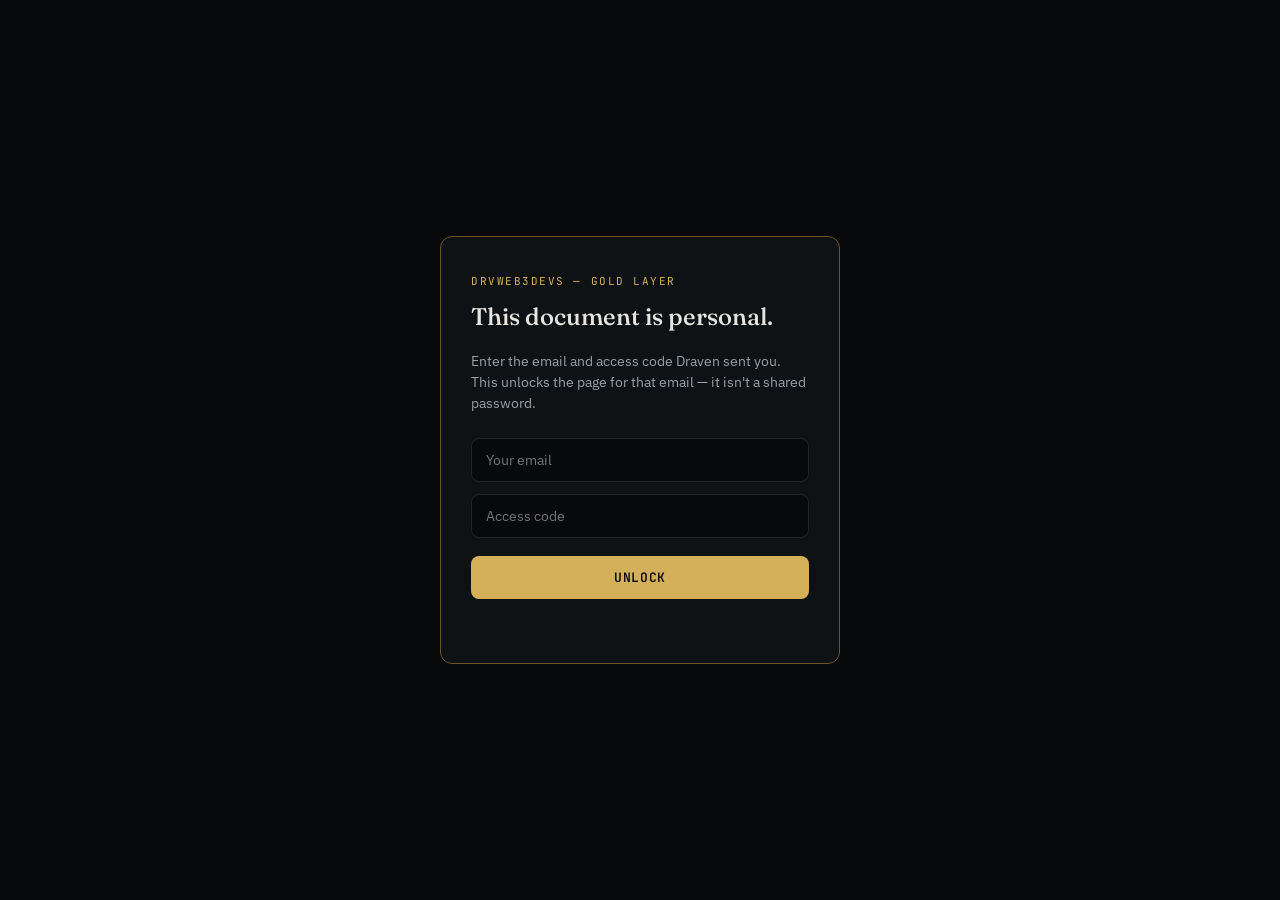
<file: draven-core-final/gold.html>
<!DOCTYPE html>
<html lang="en">
<head>
<meta charset="UTF-8">
<meta name="viewport" content="width=device-width, initial-scale=1.0">
<title>[AP10] Gold Layer — DrvWeb3Devs</title>
<link rel="preconnect" href="https://fonts.googleapis.com">
<link rel="preconnect" href="https://fonts.gstatic.com" crossorigin>
<link href="https://fonts.googleapis.com/css2?family=Fraunces:opsz,wght@9..144,300;9..144,500;9..144,600&family=IBM+Plex+Sans:wght@400;500;600&family=JetBrains+Mono:wght@400;500;600&display=swap" rel="stylesheet">
<style>
  :root{
    --bg:#08090b; --bg-raised:#0f1215; --line:#20252a;
    --ink:#e7e5e0; --ink-dim:#98a0a6; --ink-faint:#565e64;
    --signal:#7fd4e8; --signal-dim:#2c5560;
    --working:#5fd08a; --working-dim:#2c5b3f;
    --watch:#e0b155; --watch-dim:#5e4a26;
    --gold:#d4af5a; --gold-dim:#6b5528;
  }
  *{box-sizing:border-box;}
  html{scroll-behavior:smooth;}
  body{margin:0; background:var(--bg); color:var(--ink); font-family:'IBM Plex Sans',sans-serif; line-height:1.6; -webkit-font-smoothing:antialiased;}
  ::selection{background:var(--gold-dim); color:var(--ink);}

  .stamp{position:fixed; top:14px; right:14px; z-index:50; font-family:'JetBrains Mono',monospace; font-size:10px; letter-spacing:0.1em; text-transform:uppercase; color:var(--gold); border:1px solid var(--gold-dim); padding:5px 10px; border-radius:20px; background:rgba(8,9,11,0.85); backdrop-filter:blur(4px);}

  .hero{min-height:78vh; display:flex; flex-direction:column; justify-content:center; padding:9vh 6vw 6vh; border-bottom:1px solid var(--line);
    background: radial-gradient(ellipse 60% 55% at 90% 0%, rgba(212,175,90,0.09), transparent 60%), radial-gradient(ellipse 60% 50% at 5% 100%, rgba(127,212,232,0.05), transparent 60%);}
  .hero-tag{font-family:'JetBrains Mono',monospace; font-size:12px; letter-spacing:0.14em; text-transform:uppercase; color:var(--gold); margin-bottom:20px; display:flex; align-items:center; gap:10px;}
  .hero-tag::before{content:""; width:7px; height:7px; background:var(--gold); border-radius:50%; box-shadow:0 0 8px var(--gold);}
  h1{font-family:'Fraunces',serif; font-weight:500; font-size:clamp(2rem,4.8vw,3.6rem); line-height:1.08; letter-spacing:-0.01em; margin:0 0 22px; max-width:19ch;}
  h1 em{font-style:italic; color:var(--gold);}
  .hero-sub{max-width:64ch; color:var(--ink-dim); font-size:1.02rem;}
  .hero-links{display:flex; gap:10px; flex-wrap:wrap; margin-top:22px;}
  .hero-links a{font-family:'JetBrains Mono',monospace; font-size:11px; color:var(--ink-faint); text-decoration:none; border:1px solid var(--line); padding:5px 11px; border-radius:20px;}
  .hero-links a:hover{border-color:var(--gold); color:var(--gold);}

  section{max-width:960px; margin:0 auto; padding:8vh 6vw; border-bottom:1px solid var(--line);}
  .sec-tag{font-family:'JetBrains Mono',monospace; font-size:12px; letter-spacing:0.13em; text-transform:uppercase; color:var(--gold); margin-bottom:14px; display:flex; align-items:center; gap:12px;}
  .sec-tag::after{content:""; flex:1; height:1px; background:var(--line);}
  h2{font-family:'Fraunces',serif; font-weight:500; font-size:clamp(1.5rem,3vw,2.2rem); margin:0 0 16px;}
  section > p.lead{color:var(--ink-dim); max-width:68ch; margin-bottom:30px;}

  .gate-grid{display:grid; grid-template-columns:repeat(auto-fit,minmax(220px,1fr)); gap:14px;}
  .gcell{border:1px solid var(--line); border-radius:10px; padding:20px 22px; background:var(--bg-raised); border-left:3px solid var(--gold);}
  .gcell .gn{font-family:'JetBrains Mono',monospace; font-size:10.5px; letter-spacing:0.06em; text-transform:uppercase; color:var(--gold); margin-bottom:8px;}
  .gcell h4{font-family:'Fraunces',serif; font-size:1.1rem; font-weight:500; margin:0 0 8px;}
  .gcell p{color:var(--ink-dim); font-size:0.87rem; margin:0;}

  .bar-box{border:1px solid var(--gold-dim); border-radius:10px; padding:26px 28px; background:linear-gradient(135deg, rgba(212,175,90,0.06), transparent);}
  .bar-box h3{font-family:'Fraunces',serif; font-size:1.3rem; font-weight:500; margin:0 0 12px;}
  .bar-box p{color:var(--ink-dim); font-size:0.94rem; max-width:64ch;}
  .bar-row{display:flex; flex-wrap:wrap; gap:24px; margin:20px 0; font-family:'JetBrains Mono',monospace; font-size:0.86rem;}
  .bar-stat{border-left:2px solid var(--gold-dim); padding-left:12px;}
  .bar-stat .n{font-size:1.3rem; color:var(--gold); display:block; font-weight:500;}
  .bar-stat .l{color:var(--ink-faint); font-size:0.76rem;}

  .mech{border:1px solid var(--line); border-radius:10px; padding:22px 24px; margin-bottom:16px; background:var(--bg-raised);}
  .mech .mn{font-family:'JetBrains Mono',monospace; font-size:11px; color:var(--signal); margin-bottom:8px;}
  .mech h3{font-family:'Fraunces',serif; font-size:1.2rem; font-weight:500; margin:0 0 10px;}
  .mech p{color:var(--ink-dim); font-size:0.92rem; max-width:66ch; margin:0;}

  .rule-grid{display:grid; grid-template-columns:1fr 1fr; gap:16px;}
  @media (max-width:640px){.rule-grid{grid-template-columns:1fr;}}
  .rule{border:1px solid var(--line); border-radius:10px; padding:22px 24px; background:var(--bg-raised);}
  .rule.hold{border-left:3px solid var(--working);}
  .rule.exit{border-left:3px solid var(--watch);}
  .rule h4{font-family:'Fraunces',serif; font-size:1.1rem; font-weight:500; margin:0 0 10px;}
  .rule p{color:var(--ink-dim); font-size:0.88rem; margin:0 0 8px;}
  .rule ul{margin:0; padding-left:18px; color:var(--ink-dim); font-size:0.88rem;}
  .rule li{margin-bottom:6px;}

  .flag{border:1px solid var(--line); border-left:2px solid var(--gold); border-radius:0 6px 6px 0; padding:16px 20px; margin:20px 0; background:rgba(212,175,90,0.05); font-size:0.92rem; color:var(--ink-dim);}
  .flag b{color:var(--gold); font-family:'JetBrains Mono',monospace; font-size:0.76rem; letter-spacing:0.05em; text-transform:uppercase; display:block; margin-bottom:6px;}

  .phil-line{border-left:2px solid var(--gold); padding:4px 0 4px 18px; margin:18px 0; font-family:'Fraunces',serif; font-size:1.1rem; color:var(--ink); font-style:italic;}

  footer{max-width:960px; margin:0 auto; padding:40px 6vw 60px; font-family:'JetBrains Mono',monospace; font-size:11px; color:var(--ink-faint);}

  /* ---- access gate ---- */
  #gateScreen{position:fixed; inset:0; z-index:100; background:var(--bg); display:flex; align-items:center; justify-content:center; padding:24px;}
  .gate-card{max-width:400px; width:100%; border:1px solid var(--gold-dim); border-radius:12px; padding:36px 30px; background:var(--bg-raised);}
  .gate-eyebrow{font-family:'JetBrains Mono',monospace; font-size:11px; letter-spacing:0.14em; text-transform:uppercase; color:var(--gold); margin-bottom:8px;}
  .gate-card h2{font-family:'Fraunces',serif; font-weight:500; font-size:1.5rem; margin:0 0 10px; color:var(--ink);}
  .gate-card .note{color:var(--ink-dim); font-size:0.88rem; margin-bottom:24px; line-height:1.5;}
  .gate-card input{width:100%; background:var(--bg); border:1px solid var(--line); border-radius:8px; color:var(--ink); font-family:'IBM Plex Sans',sans-serif; font-size:14px; padding:12px 14px; margin-bottom:12px; outline:none;}
  .gate-card input:focus{border-color:var(--gold);}
  .gate-card button{width:100%; background:var(--gold); color:#0a0a0a; border:none; border-radius:8px; font-family:'JetBrains Mono',monospace; font-weight:600; font-size:13px; letter-spacing:0.04em; text-transform:uppercase; padding:13px; cursor:pointer; margin-top:6px;}
  .gate-card button:hover{background:#e3c176;}
  .gate-err{color:var(--warn, #d9634f); font-size:12.5px; margin-top:12px; min-height:16px; text-align:center;}
  #gatedContent{display:none;}
</style>
</head>
<body>

<div id="gateScreen">
  <div class="gate-card">
    <div class="gate-eyebrow">DrvWeb3Devs — Gold Layer</div>
    <h2>This document is personal.</h2>
    <p class="note">Enter the email and access code Draven sent you. This unlocks the page for that email — it isn't a shared password.</p>
    <input type="email" id="gateEmail" placeholder="Your email" autocomplete="email">
    <input type="text" id="gateToken" placeholder="Access code">
    <button onclick="checkAccess()">Unlock</button>
    <div class="gate-err" id="gateErr"></div>
  </div>
</div>

<div id="gatedContent">
<div class="stamp">AP10 · gold layer · premium</div>

<section class="hero">
  <div class="hero-tag">DrvWeb3Devs — what skin in the game actually unlocks</div>
  <h1>Not a bigger roster. <em>A higher bar and a slower hand.</em></h1>
  <p class="hero-sub">The ten-project roster teaches the mechanism. This is where that work turns into something held with actual conviction — private premium access into Draven Intel itself, curated to a stricter standard than anything on the open roster, and a holding discipline that runs against every instinct the rest of the space trains into people.</p>
  <div class="hero-links">
    <a href="ap10-q4-2026-roadmap.html">AP10 — the Q4 2026 roster</a>
    <a href="ap10-phase-two.html">Phase Two — ladder, lattice, timeline</a>
    <a href="https://draven-intel-aes.vercel.app/" target="_blank">Draven Intel</a>
  </div>
</section>

<section id="entry">
  <div class="sec-tag">01 — who gets in</div>
  <h2>Skin in the game is the entry fee — not capital</h2>
  <p class="lead">This isn't sold. It's earned by the same standing the ladder already tracks.</p>
  <div class="gate-grid">
    <div class="gcell"><div class="gn">minimum</div><h4>Independent standing</h4><p>At least one mechanism worked end to end, unsupervised, on the open roster. No exceptions made for someone who hasn't actually done it yet.</p></div>
    <div class="gcell"><div class="gn">priority</div><h4>Contributor standing</h4><p>Already proposing into the domain lattice. First access, first invites when a new high-stake candidate clears.</p></div>
    <div class="gcell"><div class="gn">what it isn't</div><h4>Not a paywall</h4><p>Capital alone doesn't buy in. The work is the qualifying signal — Draven Intel's paid tiers sit underneath this, not in front of it.</p></div>
  </div>
</section>

<section id="bar">
  <div class="sec-tag">02 — the high-stake bar</div>
  <h2>A Working verdict alone doesn't clear this layer</h2>
  <p class="lead">The open roster runs on fresh evaluation. This layer waits for a track record behind the evaluation itself.</p>
  <div class="bar-box">
    <h3>Two conditions, both required</h3>
    <p>A project needs a Working verdict from Draven Intel's evaluation, and the methodology producing that verdict needs a proven accuracy record — five or more decisive outcomes already settled, counting only the calls that actually resolved one way or the other. A Watchlist call that never got confirmed doesn't count toward that record, in either direction.</p>
    <div class="bar-row">
      <div class="bar-stat"><span class="n">Working</span><span class="l">verdict required, not Watchlist</span></div>
      <div class="bar-stat"><span class="n">5+</span><span class="l">decisive outcomes behind the methodology before it's trusted here</span></div>
      <div class="bar-stat"><span class="n">2 of 2</span><span class="l">both conditions required, neither alone is enough</span></div>
    </div>
  </div>
</section>

<section id="mechanics">
  <div class="sec-tag">03 — how the portfolio actually works here</div>
  <h2>The tooling forces the discipline — it isn't just tracked, it's rationed</h2>
  <p class="lead">Tracking capacity is finite by design. That's not a limitation to work around — it's the thing that keeps this a portfolio of convictions instead of a list of everything that looked interesting.</p>
  <div class="mech">
    <div class="mn">add</div>
    <h3>A position enters, a tracking credit spends</h3>
    <p>Every project added to the portfolio costs a real, finite tracking credit. There's no unlimited tier — the ceiling itself is what forces an actual allocation decision instead of holding everything at once.</p>
  </div>
  <div class="mech">
    <div class="mn">rescan</div>
    <h3>The thesis gets re-checked, not just the price</h3>
    <p>Rescan re-runs the evaluation against current conditions. This is the actual mechanism for narrative-backed holding — not a feeling that it's still good, a re-verification that the reasons it was held in the first place still hold.</p>
  </div>
  <div class="mech">
    <div class="mn">outcome</div>
    <h3>Closing the loop honestly is what makes the accuracy record real</h3>
    <p>Every position eventually gets a logged outcome. Decisive ones — success or rugged — are what the accuracy record above is built from. A position left open indefinitely with no outcome logged doesn't strengthen the record, it just sits outside it.</p>
  </div>
</section>

<section id="holding">
  <div class="sec-tag">04 — the holding rule</div>
  <h2>Default is hold. Exit needs a reason, not a mood.</h2>
  <div class="rule-grid">
    <div class="rule hold">
      <h4>Hold, by default</h4>
      <p>Listing day isn't an exit signal. The position stays open until one of the two conditions on the right actually triggers — not because it moved, not because it's been a while.</p>
    </div>
    <div class="rule exit">
      <h4>Exit triggers on two conditions only</h4>
      <ul>
        <li><strong>Thesis breaks</strong> — a Rescan shows the reason it was held no longer holds. Logged as the outcome, not disguised as anything softer.</li>
        <li><strong>Target reached</strong> — the specific narrative-backed target set at entry actually arrives. Not "it's up," the target itself.</li>
      </ul>
    </div>
  </div>
  <div class="phil-line">"Held for a reason, exited for a reason — never for a mood."</div>
</section>

<section id="connect">
  <div class="sec-tag">05 — where this actually runs</div>
  <h2>Real infrastructure, not a separate promise</h2>
  <p class="lead">This layer doesn't run on anything theoretical. It runs on Draven Intel as it exists right now.</p>
  <div class="flag">
    <b>the first real cohort</b>
    A group is already being pulled together to test Draven Intel on real use cases. That group is this layer's first population — not a future placeholder, the actual near-term activation.
  </div>
</section>

<footer>
  [AP10] GOLD LAYER — INTERNAL, DrvWeb3Devs only · sits alongside the ladder, not above it as a sixth rung · entry is earned through Independent/Contributor standing, not purchased separately.
</footer>
</div><!-- /gatedContent -->

<script>
const SUPABASE_URL = "https://ufjzhfuazmhlvwmvvlgb.supabase.co";
const SUPABASE_ANON_KEY = "sb_publishable_K_gDRujcdtPNBSuHpz0AcA_PN8tH7lv";

async function checkAccess(){
  const email = document.getElementById('gateEmail').value.trim();
  const token = document.getElementById('gateToken').value.trim();
  const err = document.getElementById('gateErr');
  if(!email || !token){ err.textContent = 'Enter both your email and access code.'; return; }
  err.textContent = 'Checking...';
  try{
    const res = await fetch(SUPABASE_URL + '/rest/v1/rpc/verify_invite', {
      method: 'POST',
      headers: {
        'Content-Type': 'application/json',
        'apikey': SUPABASE_ANON_KEY,
        'Authorization': 'Bearer ' + SUPABASE_ANON_KEY
      },
      body: JSON.stringify({ p_email: email, p_token: token })
    });
    const data = await res.json();
    if(!res.ok || !data.valid){
      err.textContent = "That email/code combination isn't recognized. Check both, or contact Draven if you believe this is an error.";
      return;
    }
    document.getElementById('gateScreen').style.display = 'none';
    document.getElementById('gatedContent').style.display = 'block';
    runReveal();
  }catch(e){
    err.textContent = 'Network error — try again.';
  }
}

document.getElementById('gateToken').addEventListener('keydown', (e)=>{ if(e.key==='Enter') checkAccess(); });

function runReveal(){
  document.querySelectorAll('.gcell, .mech, .rule').forEach((el)=>{
    el.style.opacity='0'; el.style.transform='translateY(10px)';
    el.style.transition='opacity .5s ease, transform .5s ease';
    const obs=new IntersectionObserver((entries)=>{entries.forEach(e=>{if(e.isIntersecting){e.target.style.opacity='1'; e.target.style.transform='translateY(0)'; obs.unobserve(e.target);}})},{threshold:0.1});
    obs.observe(el);
  });
}
</script>

</body>
</html>
</file>
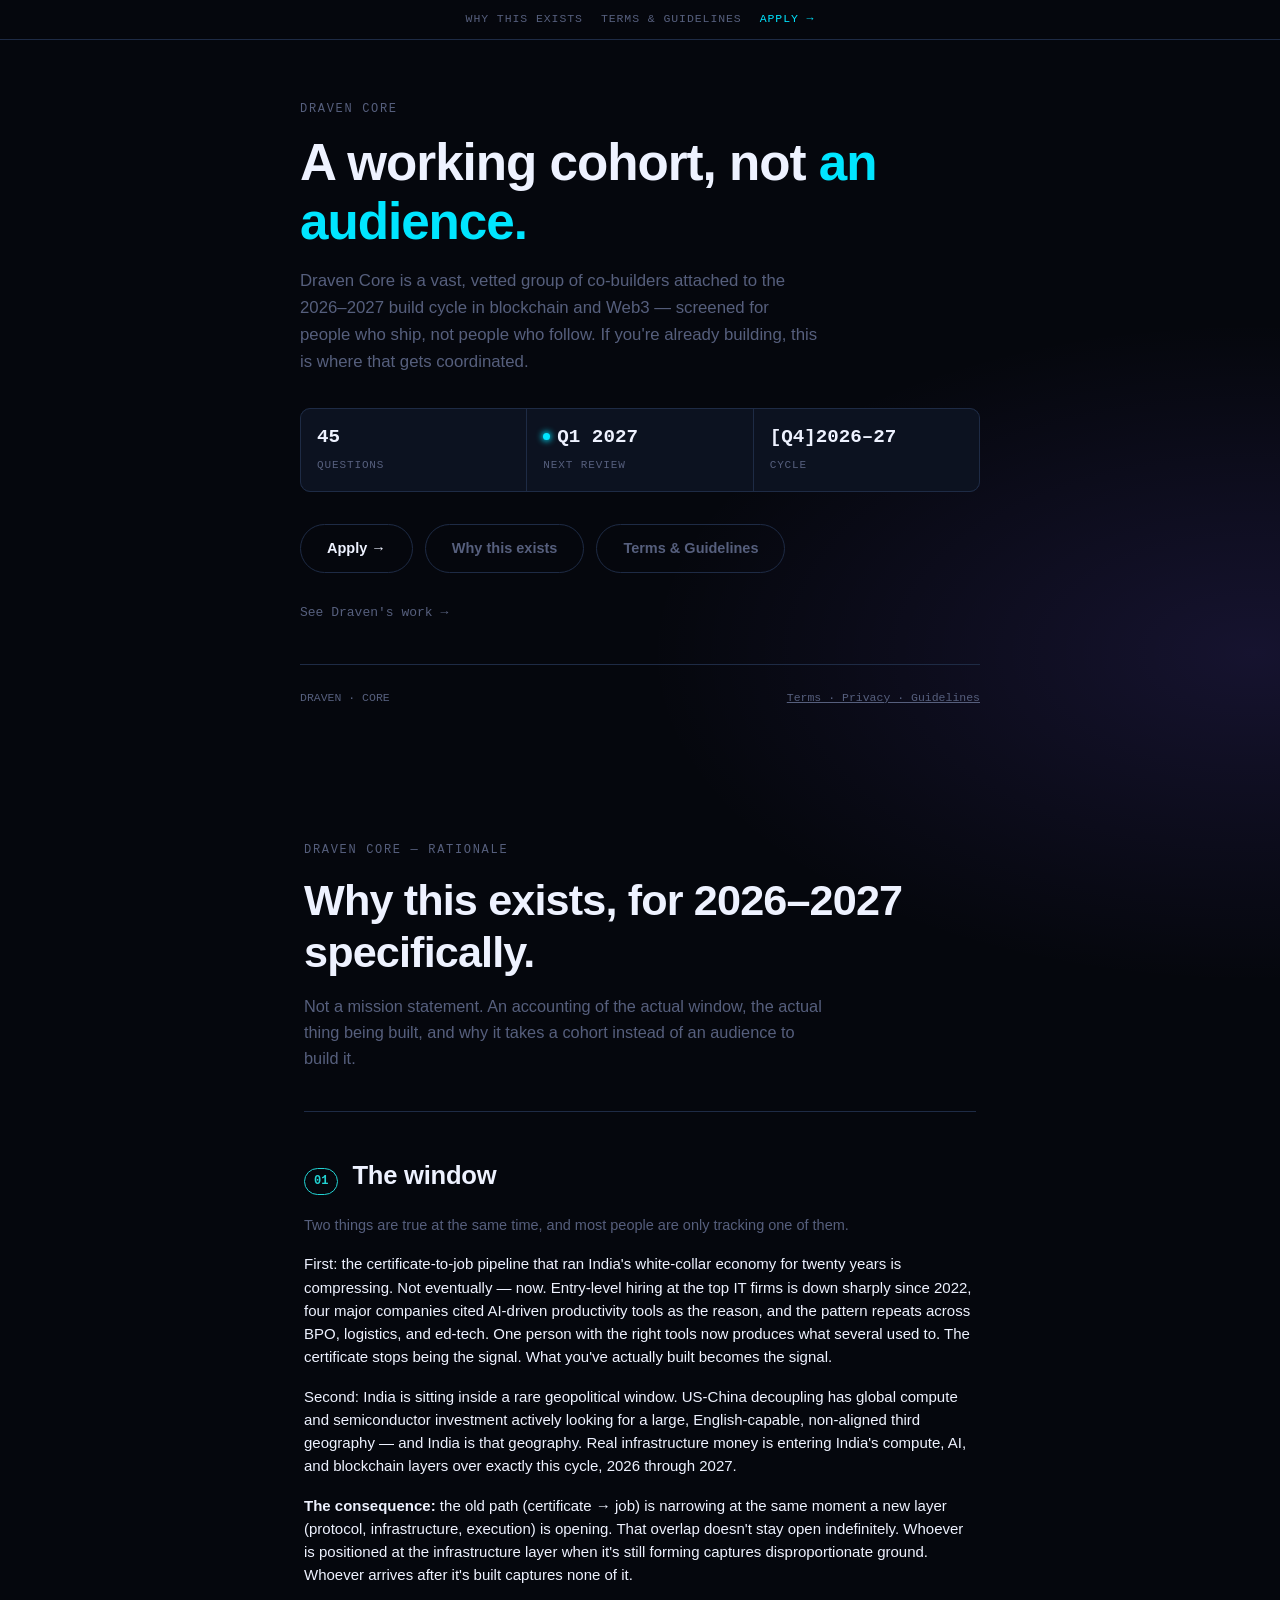
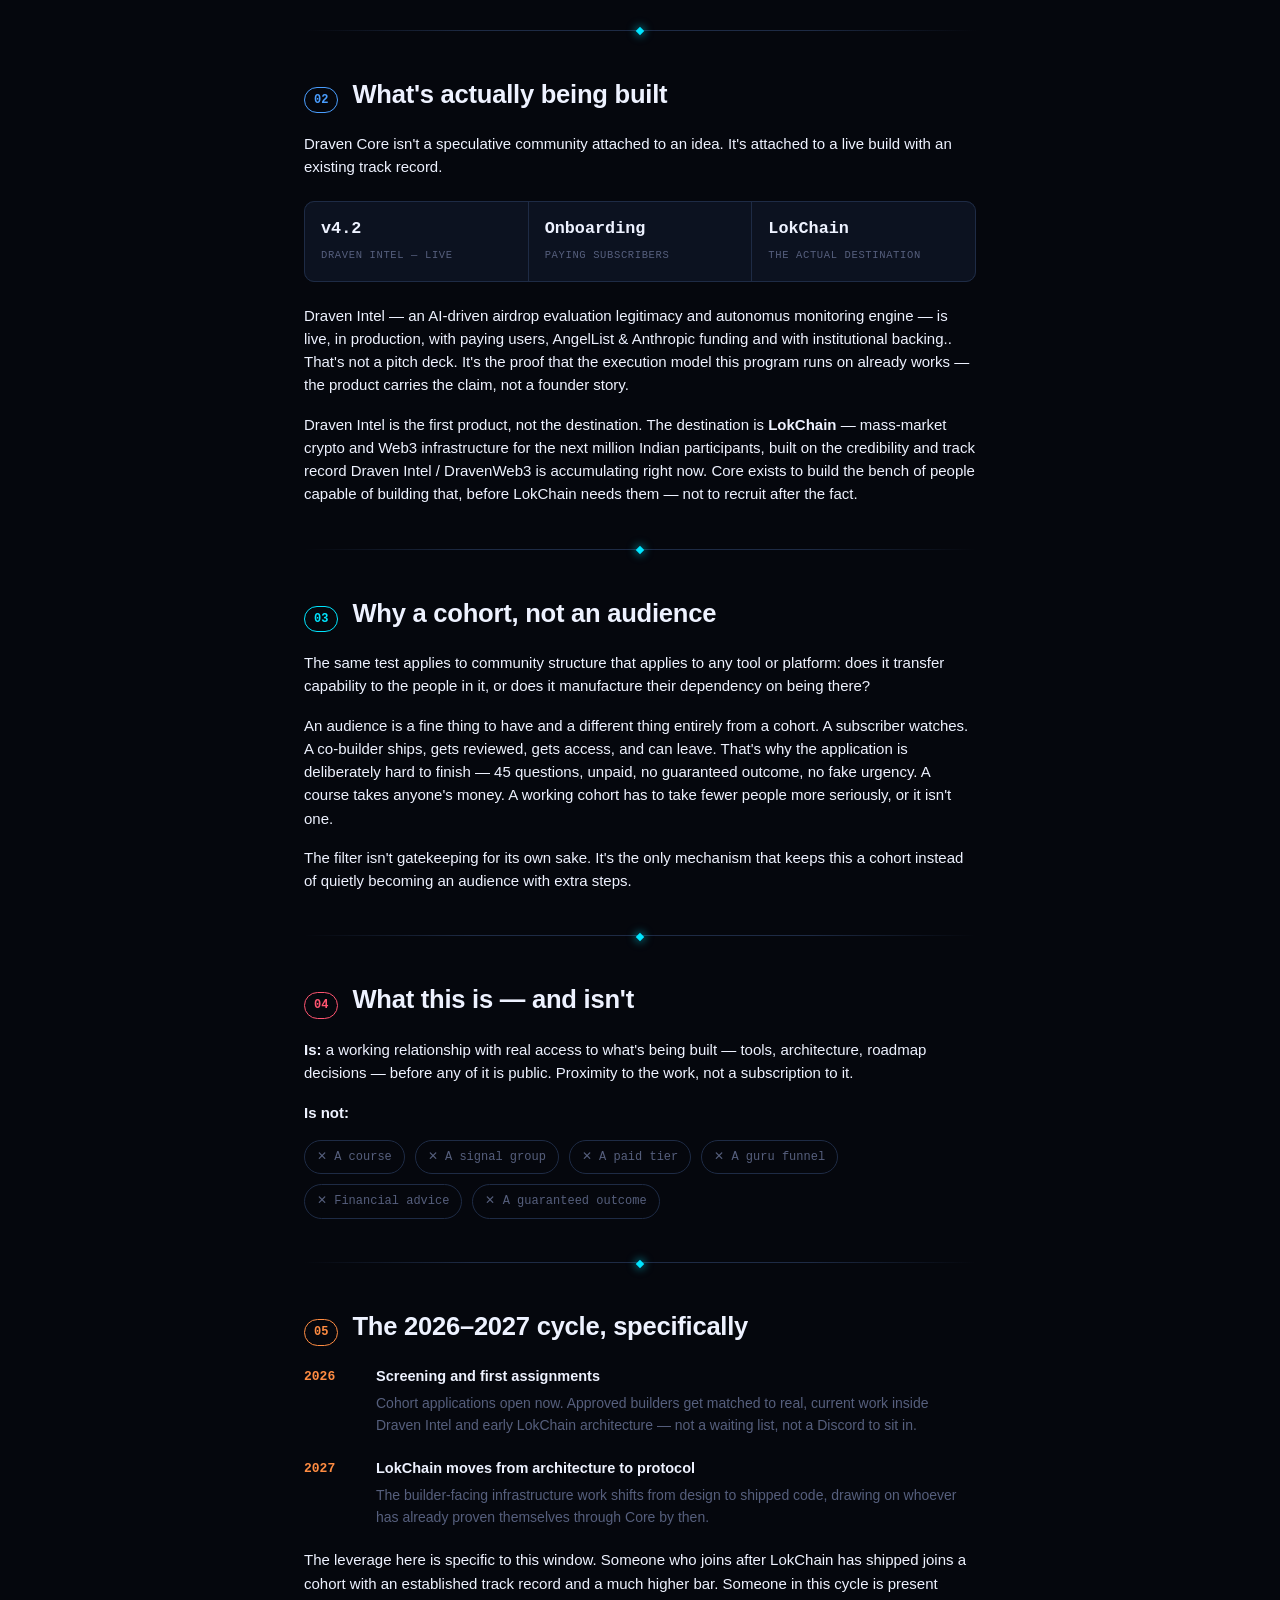
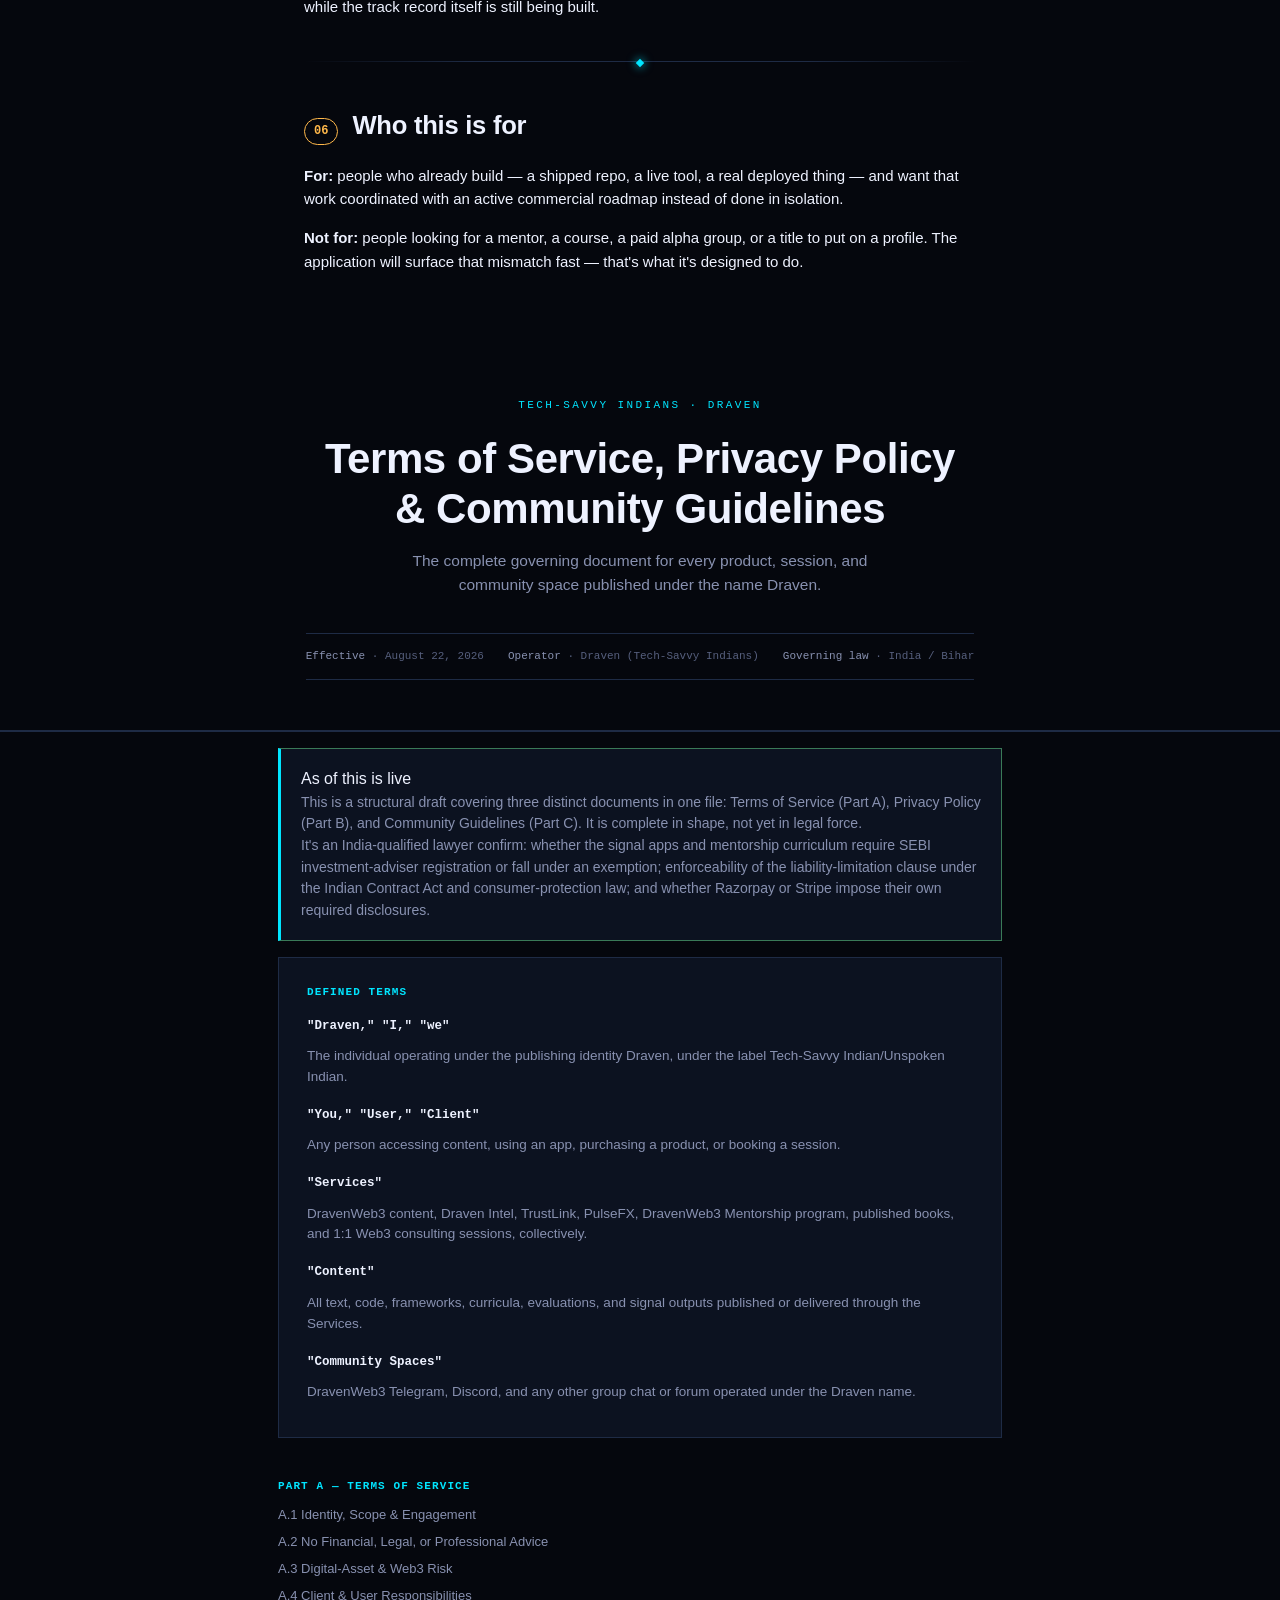
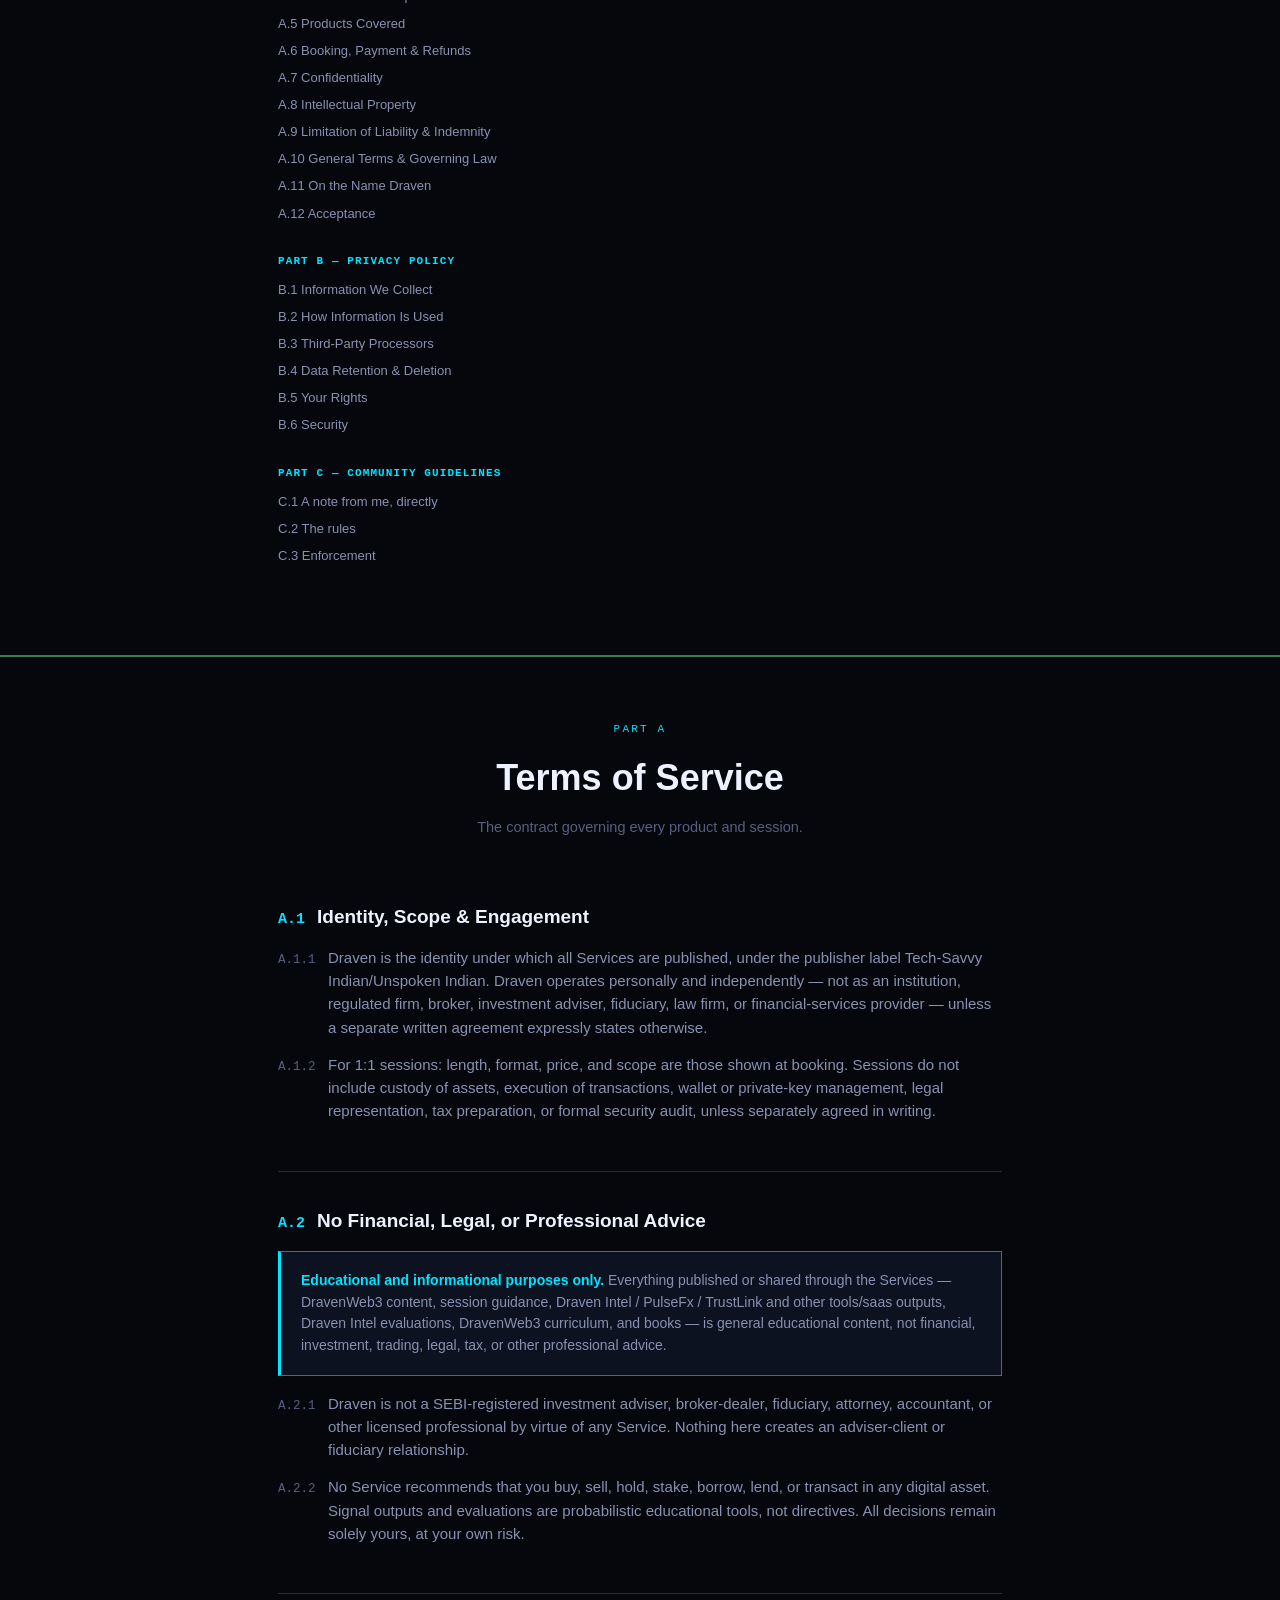
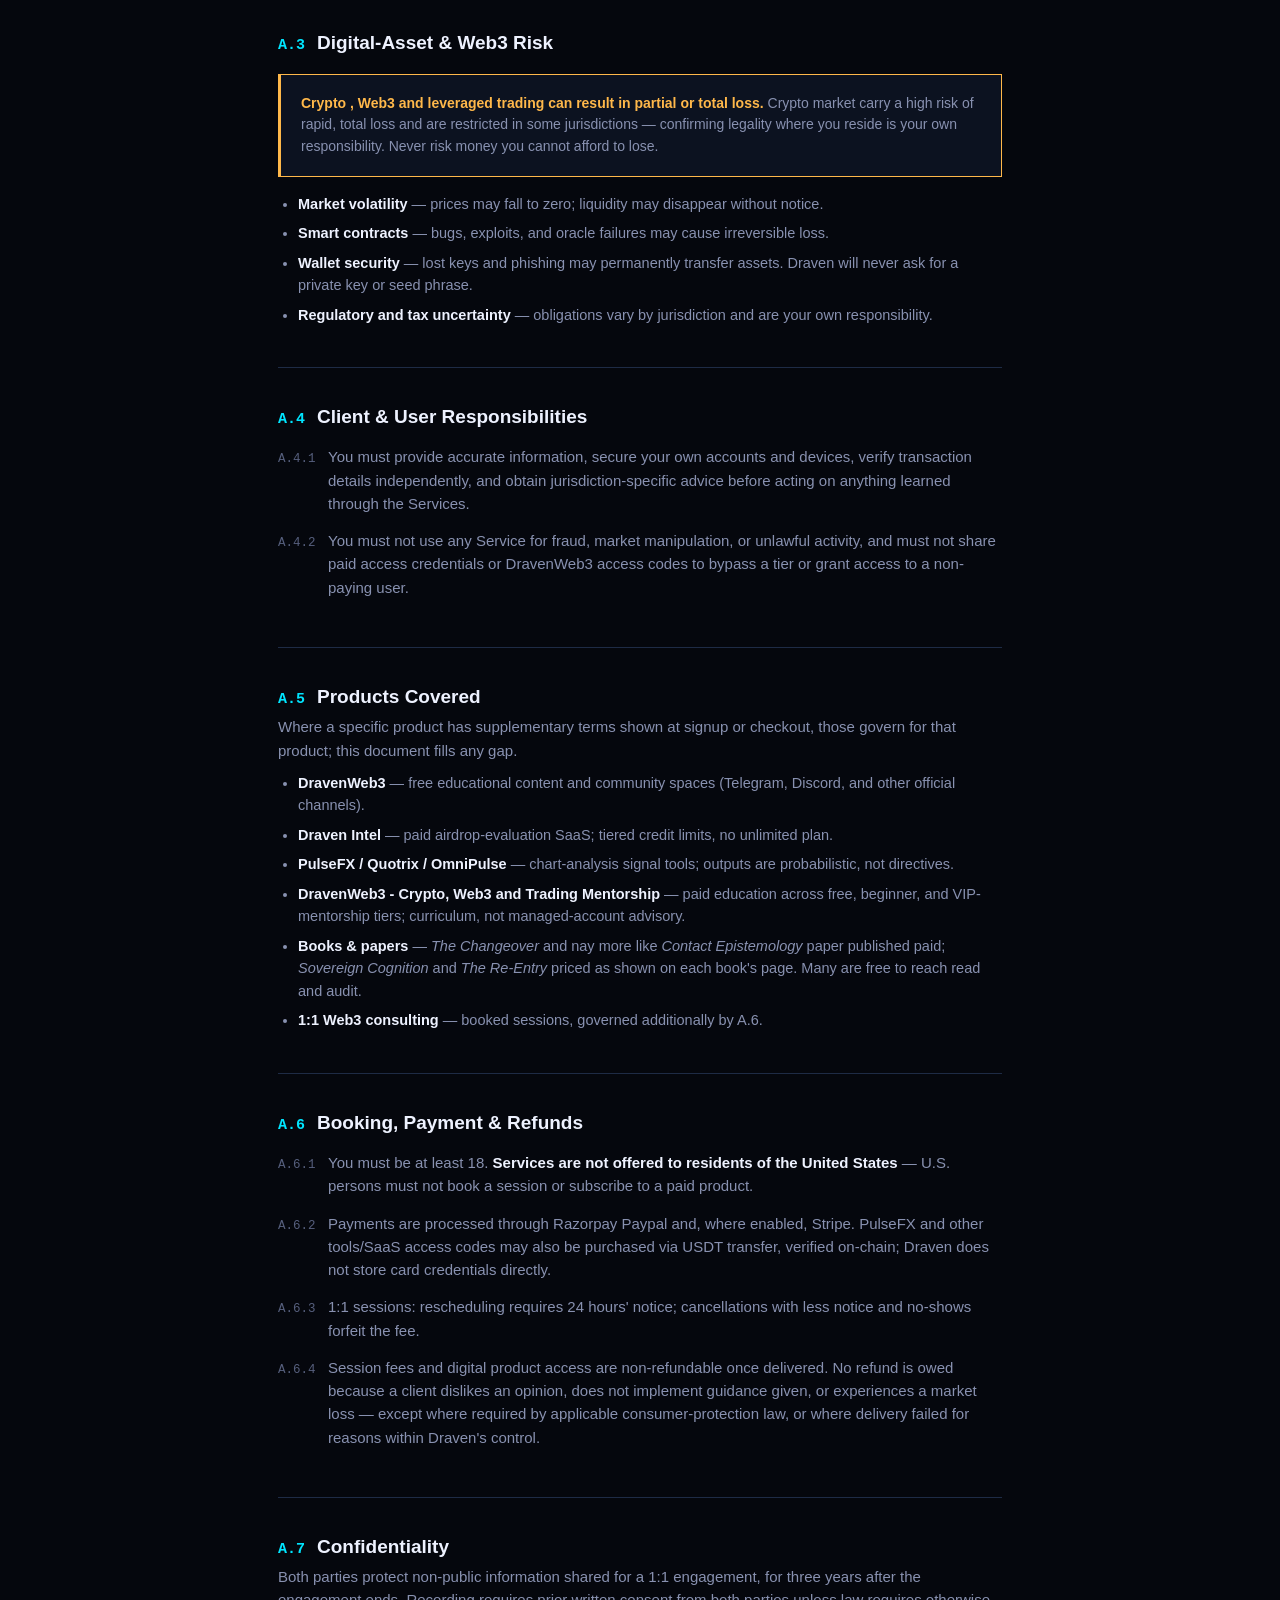
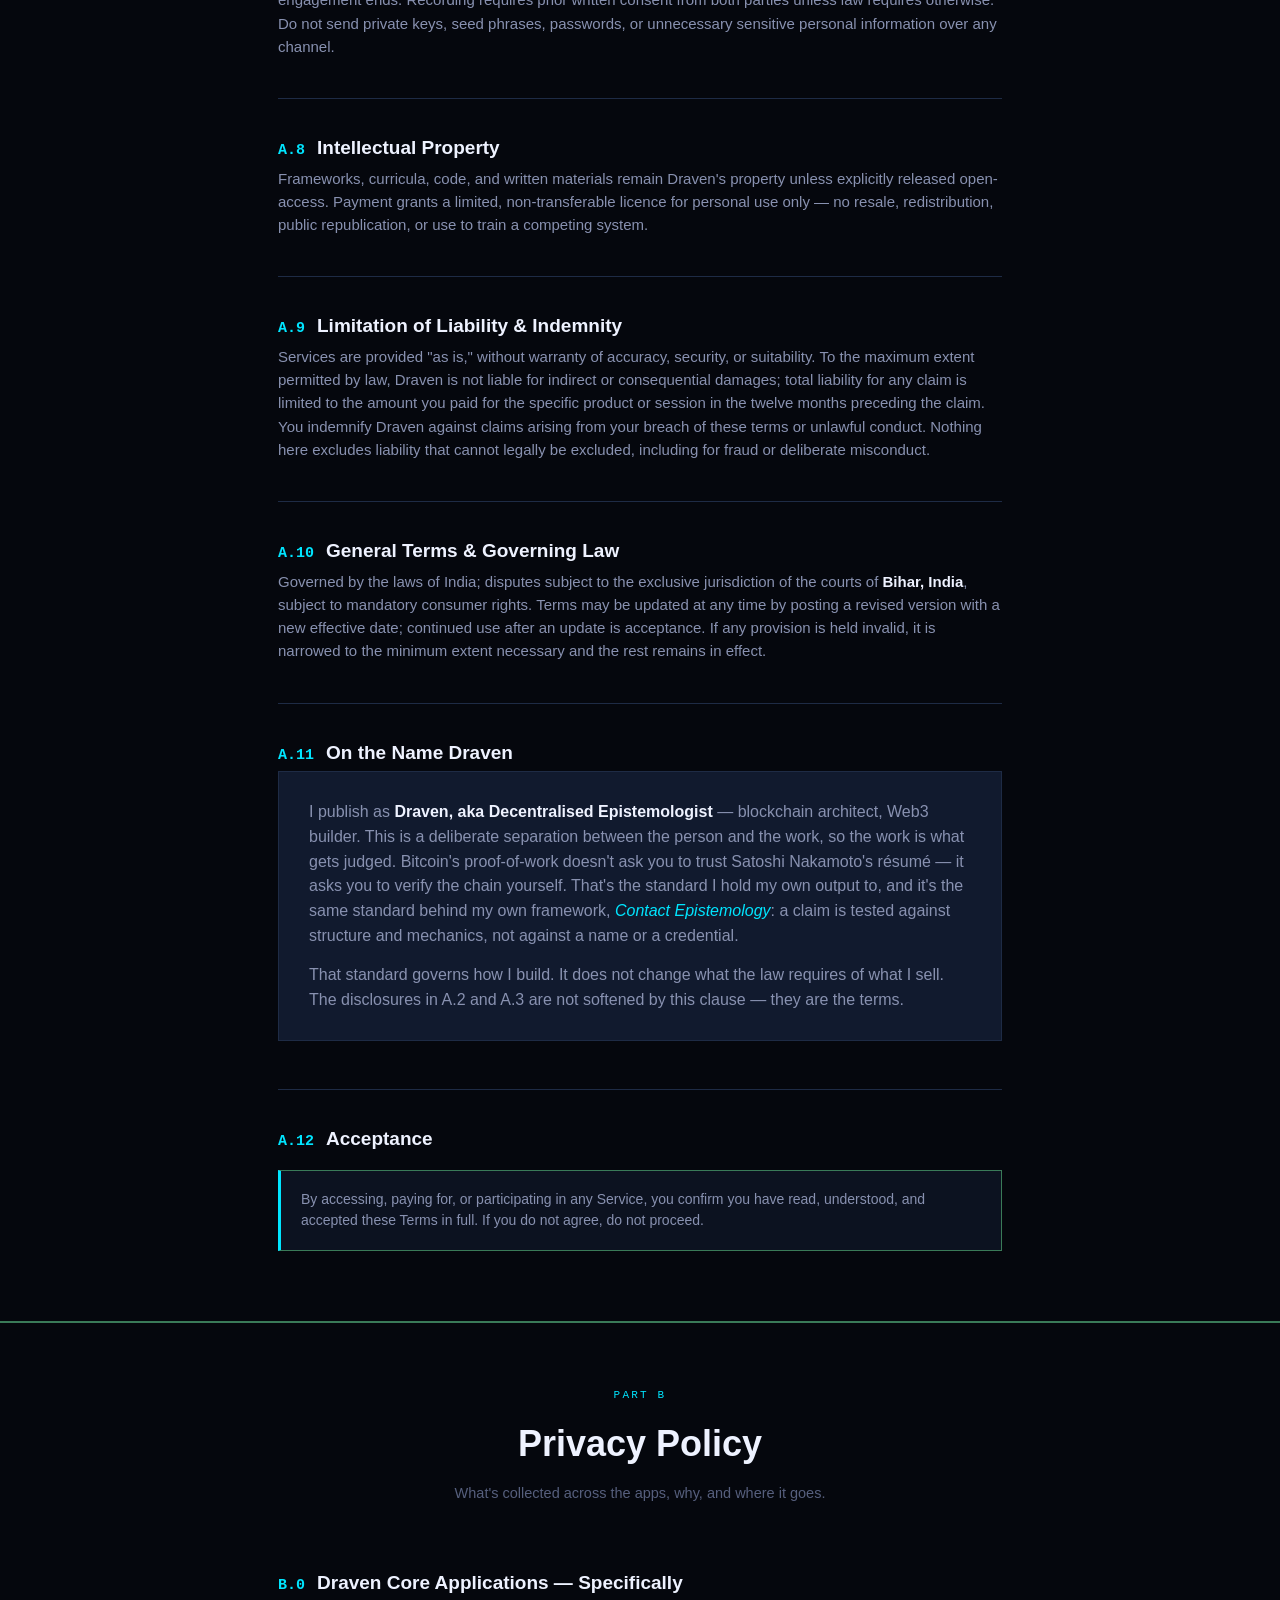
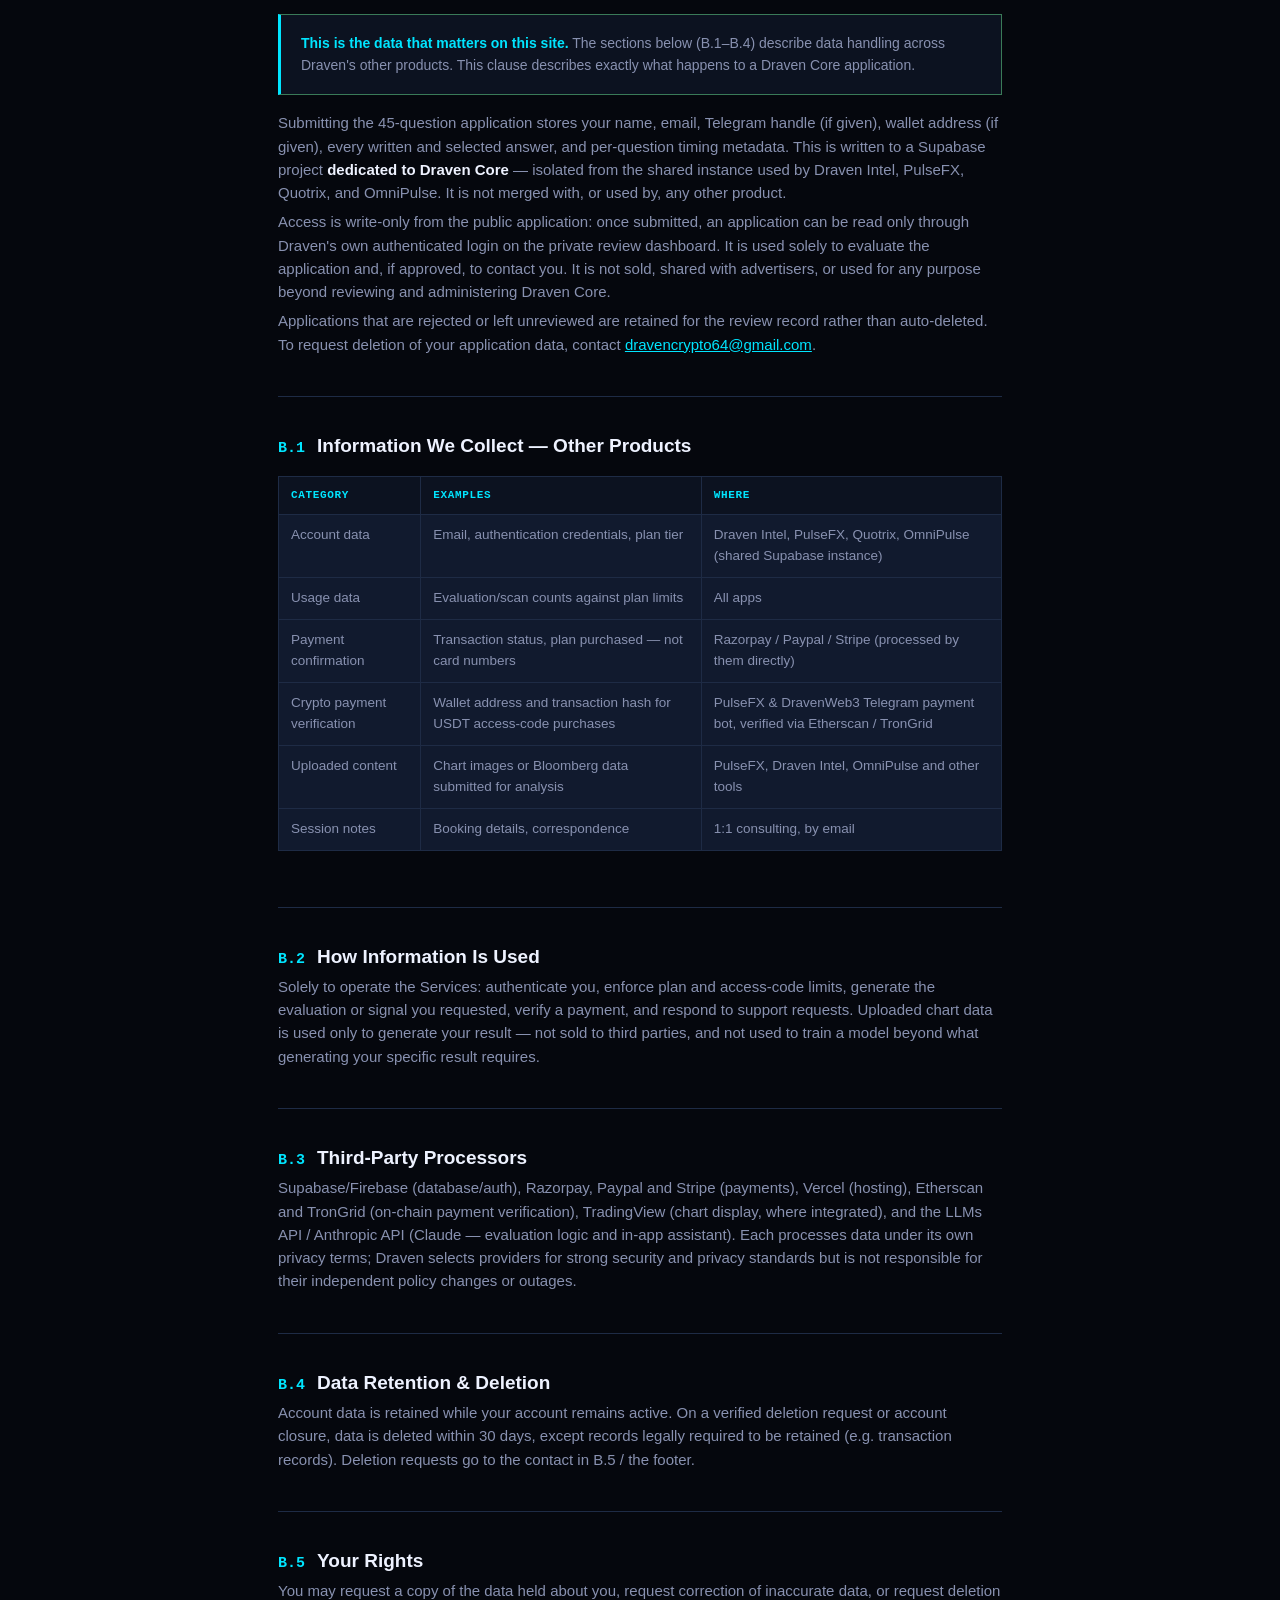
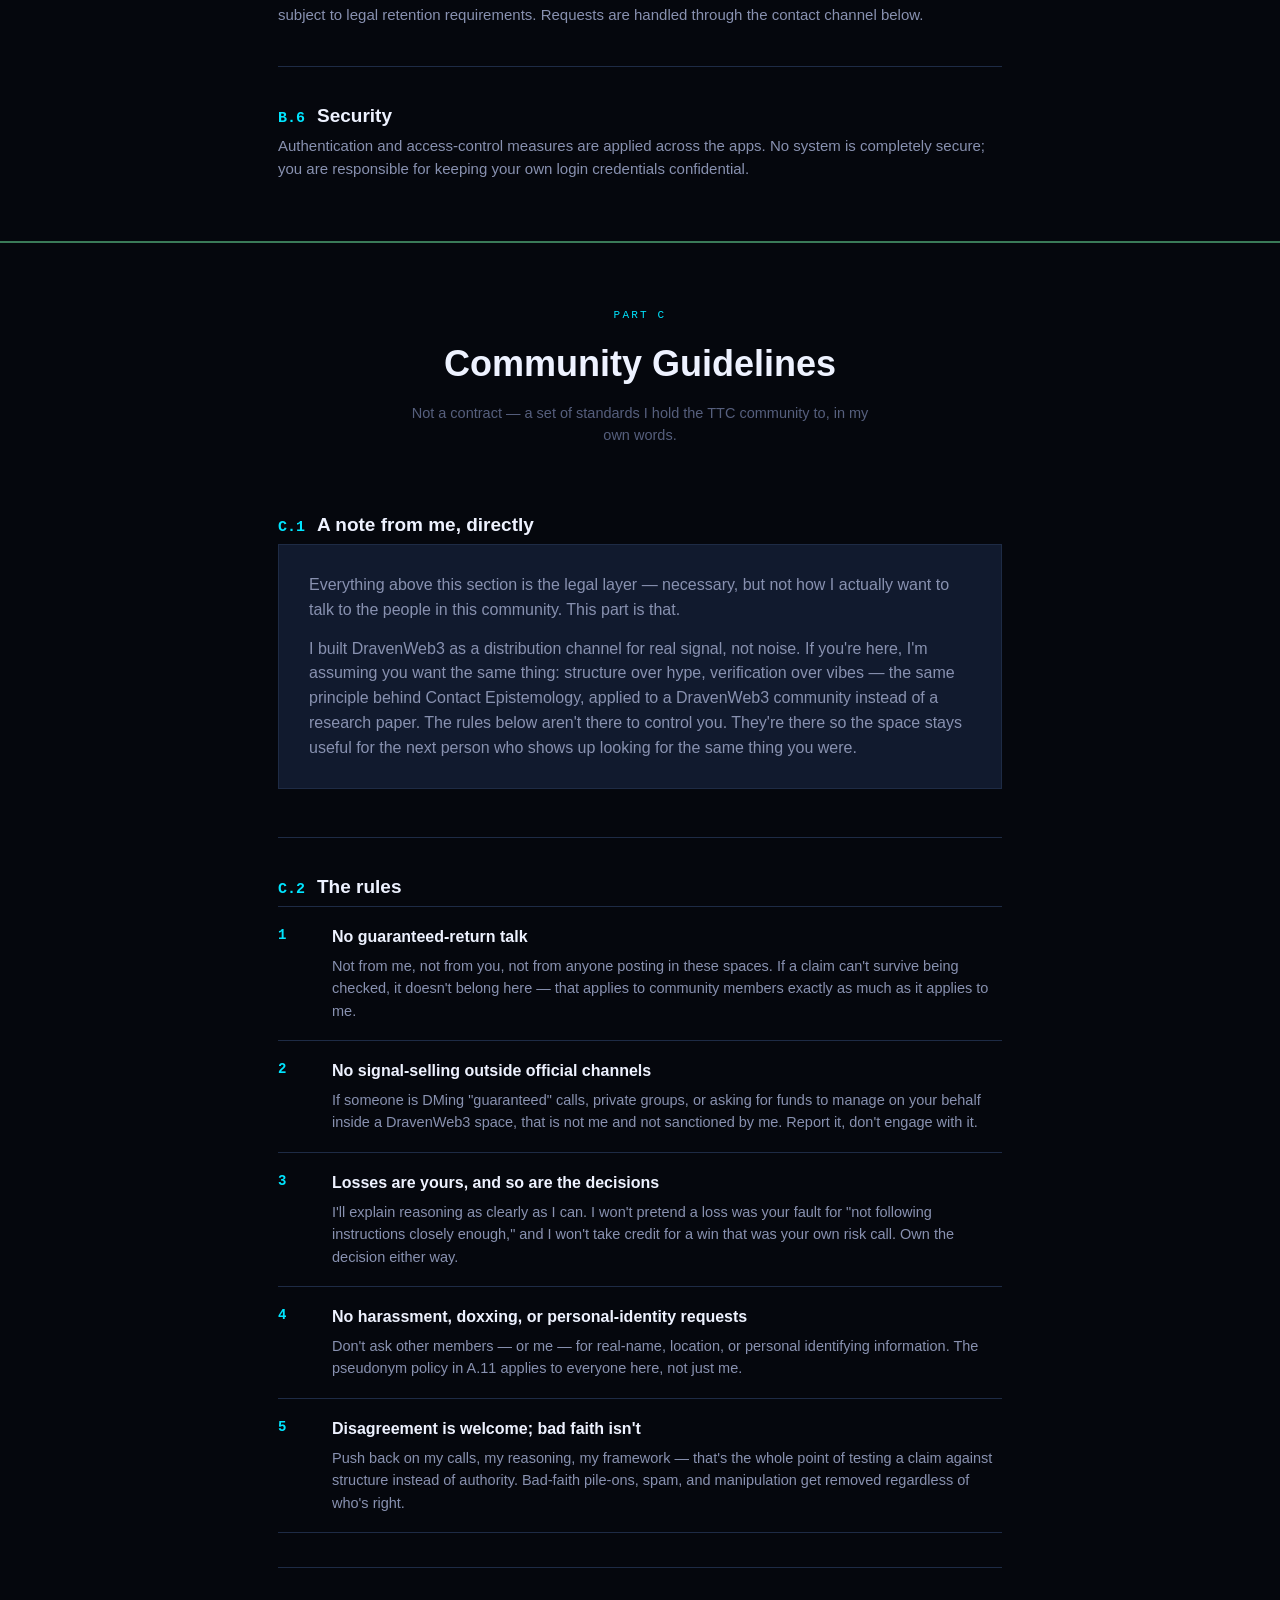
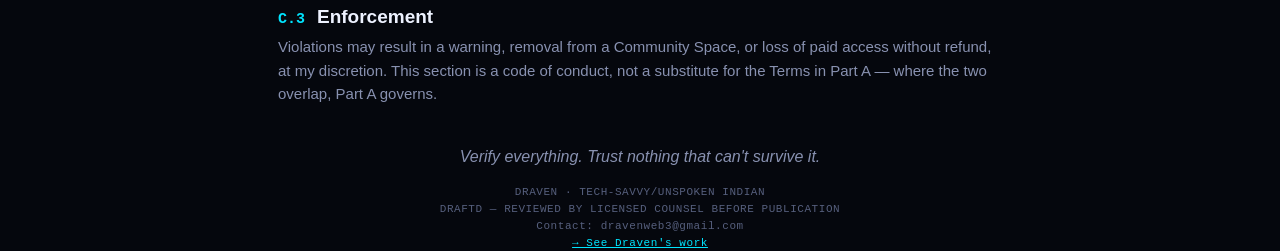
<file: draven-core-final/index-legacy.html>
<!DOCTYPE html>
<html lang="en">
<head>
<meta charset="UTF-8">
<meta name="viewport" content="width=device-width, initial-scale=1.0">
<title>Draven Core</title>
<style>
:root{
  --bg:#05070d; --panel:#0c1220; --panel-2:#111a2e; --line:#1e2b45;
  --text:#eef2ff; --muted:#8891b0; --muted-2:#565f7d;
  --c-core:#4a9eff; --c-scaling:#22d3d3; --c-finance:#ffb84a;
  --c-frontier:#a78bfa; --c-institutional:#ff5470; --c-convergence:#00e5ff; --c-tooling:#ff8c42;
  --ink:var(--text); --ink-dim:var(--muted); --teal:var(--c-convergence); --teal-dim:#3a7a58;
  --rust:var(--c-institutional); --amber:var(--c-finance); --paper:var(--panel);
}
*{box-sizing:border-box;margin:0;padding:0}
body{
  background:
    radial-gradient(1300px 650px at 12% -10%, rgba(0,229,255,0.13) 0%, transparent 58%),
    radial-gradient(1100px 600px at 98% 5%, rgba(124,92,255,0.14) 0%, transparent 55%),
    radial-gradient(900px 500px at 50% 110%, rgba(0,229,255,0.05) 0%, transparent 60%),
    var(--bg);
  color:var(--text); font-family:ui-sans-serif,'Inter','Segoe UI',-apple-system,sans-serif;
  line-height:1.55; -webkit-font-smoothing:antialiased;
}
.mono{font-family:ui-monospace,'JetBrains Mono','SF Mono','Cascadia Code',Menlo,Consolas,monospace;}
.wrap{max-width:680px;margin:0 auto;padding:0 24px}

/* jump nav */
.jumpnav{position:sticky;top:0;z-index:20;background:var(--bg);border-bottom:1px solid var(--line);padding:10px 16px;display:flex;flex-wrap:wrap;justify-content:center;align-items:center;gap:10px 18px;font-size:11.5px;letter-spacing:.08em;text-transform:uppercase;row-gap:4px}
@media (max-width:420px){.jumpnav{font-size:10px;gap:8px 14px;padding:9px 12px}}
#panel-why, #panel-legal{scroll-margin-top:88px}
@media (max-width:420px){#panel-why, #panel-legal{scroll-margin-top:104px}}

/* live-status pulse */
.pulse-dot{display:inline-block;width:7px;height:7px;border-radius:50%;background:var(--c-convergence);margin-right:7px;box-shadow:0 0 6px 1px var(--c-convergence);animation:pulseGlow 1.8s ease-in-out infinite;vertical-align:middle}
@keyframes pulseGlow{0%,100%{opacity:1;box-shadow:0 0 6px 1px var(--c-convergence)}50%{opacity:.35;box-shadow:0 0 2px 0 var(--c-convergence)}}
@media (prefers-reduced-motion: reduce){.pulse-dot{animation:none}}

/* signature section divider — replaces plain border-bottom at section changes */
.spark-divider{display:flex;align-items:center;gap:14px;margin:0;padding:0;}
.spark-divider::before,.spark-divider::after{content:"";flex:1;height:1px;background:linear-gradient(90deg,transparent,var(--line) 30%,var(--line) 70%,transparent);}
.spark-divider .spark-mark{flex-shrink:0;width:6px;height:6px;transform:rotate(45deg);background:var(--c-convergence);box-shadow:0 0 8px 1px rgba(0,229,255,.55);animation:sparkPulse 2.6s ease-in-out infinite;}
@keyframes sparkPulse{0%,100%{opacity:.55;transform:rotate(45deg) scale(1)}50%{opacity:1;transform:rotate(45deg) scale(1.35)}}
@media (prefers-reduced-motion: reduce){.spark-mark{animation:none}}
.jumpnav a{color:var(--muted);text-decoration:none;border-bottom:1px solid transparent}
.jumpnav a:hover{color:var(--text);border-bottom-color:var(--line)}
.jumpnav a.apply{color:var(--c-convergence)}

/* landing */
main.landing{padding:60px 0 70px}
.doc-id{font-size:12px;letter-spacing:.14em;color:var(--muted-2);text-transform:uppercase;margin-bottom:16px}
main.landing h1{font-size:clamp(2.1rem,6vw,3.2rem);font-weight:800;letter-spacing:-.02em;line-height:1.15;margin-bottom:16px}
main.landing h1 span{color:var(--c-convergence)}
.subhead{color:var(--muted);font-size:1.05rem;max-width:56ch;margin-bottom:32px;line-height:1.6}

.manifest{display:grid;grid-template-columns:repeat(3,1fr);gap:1px;background:var(--line);border:1px solid var(--line);border-radius:10px;overflow:hidden;margin-bottom:32px}
@media (max-width:380px){.manifest .cell{padding:12px 10px}.manifest .cell b{font-size:1.05rem}.manifest .cell small{font-size:10px}}
.manifest .cell{background:var(--panel);padding:14px 16px}
.manifest .cell b{display:block;font-size:1.2rem;font-weight:700}
.manifest .cell small{color:var(--muted-2);font-size:11px;letter-spacing:.08em;text-transform:uppercase}

.actions{display:flex;flex-wrap:wrap;gap:12px;margin-bottom:26px}
.btn{display:inline-flex;align-items:center;gap:8px;padding:12px 26px;border-radius:999px;font-weight:600;font-size:14.5px;text-decoration:none;border:1px solid var(--line);transition:border-color .18s ease,background .18s ease,transform .18s ease;}
.btn.primary{color:var(--text)}
.btn.primary:hover{border-color:var(--c-convergence);background:rgba(74,155,110,.08);transform:translateY(-1px)}
.btn.secondary{color:var(--muted)}
.btn.secondary:hover{color:var(--text);border-color:var(--muted-2)}

.phase-note{font-size:12px;color:var(--muted);border-left:2px solid var(--c-finance);padding:8px 0 8px 14px;margin-bottom:24px;max-width:52ch;line-height:1.6;}
.linktree-link{display:inline-block;font-size:13px;color:var(--muted-2);text-decoration:none;border-bottom:1px solid transparent;margin-bottom:40px;}
.linktree-link:hover{color:var(--c-convergence);border-bottom-color:var(--c-convergence)}

.footline{display:flex;justify-content:space-between;flex-wrap:wrap;gap:10px;padding-top:24px;border-top:1px solid var(--line);font-size:11.5px;color:var(--muted-2)}

/* scoped why-panel styles */
:root{
  --bg:#05070d; --panel:#0c1220; --panel-2:#111a2e; --line:#1e2b45;
  --text:#eef2ff; --muted:#8891b0; --muted-2:#565f7d;
  --c-core:#4a9eff; --c-scaling:#22d3d3; --c-finance:#ffb84a;
  --c-frontier:#a78bfa; --c-institutional:#ff5470; --c-convergence:#00e5ff; --c-tooling:#ff8c42;
}
#panel-why *{box-sizing:border-box;margin:0;padding:0}
#panel-why body{
  background:
    radial-gradient(1300px 650px at 12% -10%, rgba(0,229,255,0.13) 0%, transparent 58%),
    radial-gradient(1100px 600px at 98% 5%, rgba(124,92,255,0.14) 0%, transparent 55%),
    radial-gradient(900px 500px at 50% 110%, rgba(0,229,255,0.05) 0%, transparent 60%),
    var(--bg);
  color:var(--text); font-family:ui-sans-serif,'Inter','Segoe UI',-apple-system,sans-serif;
  line-height:1.65; -webkit-font-smoothing:antialiased;
}
#panel-why .mono{font-family:ui-monospace,'JetBrains Mono','SF Mono','Cascadia Code',Menlo,Consolas,monospace;}
#panel-why .wrap{max-width:720px;margin:0 auto;padding:0 24px}
#panel-why header{padding:64px 0 40px;border-bottom:1px solid var(--line)}
#panel-why .doc-id{font-size:12px;letter-spacing:.14em;color:var(--muted-2);text-transform:uppercase;margin-bottom:16px}
#panel-why h1{font-size:clamp(1.9rem,5vw,2.7rem);font-weight:800;letter-spacing:-.02em;line-height:1.2;margin-bottom:14px}
#panel-why .subhead{color:var(--muted);font-size:1.02rem;max-width:58ch}
#panel-why .back-link{display:inline-block;margin-top:26px;font-size:12.5px;color:var(--muted-2);text-decoration:none;border-bottom:1px solid transparent}
#panel-why .back-link:hover{color:var(--text);border-bottom-color:var(--line)}
#panel-why section{padding:44px 0;position:relative}
#panel-why section:not(:last-of-type)::after{content:"";position:absolute;left:0;right:0;bottom:0;height:1px;background:linear-gradient(90deg,transparent,var(--line) 25%,var(--line) 75%,transparent);}
#panel-why section:not(:last-of-type)::before{content:"";position:absolute;left:50%;bottom:-3.5px;width:6px;height:6px;transform:translateX(-50%) rotate(45deg);background:var(--c-convergence);box-shadow:0 0 8px 1px rgba(0,229,255,.55);animation:sparkPulse 2.6s ease-in-out infinite;z-index:1;}
@media (prefers-reduced-motion: reduce){#panel-why section:not(:last-of-type)::before{animation:none}}
#panel-why .s-head{display:flex;align-items:baseline;gap:14px;margin-bottom:18px}
#panel-why .s-num{font-family:ui-monospace,monospace;font-size:12px;font-weight:600;padding:3px 9px;border-radius:999px;border:1px solid var(--line)}
#panel-why h2{font-size:clamp(1.3rem,3.4vw,1.6rem);font-weight:700;letter-spacing:-.01em}
#panel-why p{color:var(--text);font-size:15px;margin-bottom:16px}
#panel-why p:last-child{margin-bottom:0}
#panel-why p.lede{color:var(--muted);font-size:14.5px}
#panel-why strong{color:var(--text);font-weight:700}
#panel-why .stat-row{display:grid;grid-template-columns:repeat(auto-fit,minmax(150px,1fr));gap:1px;background:var(--line);border:1px solid var(--line);border-radius:10px;overflow:hidden;margin:22px 0}
#panel-why .stat-row .cell{background:var(--panel);padding:14px 16px}
#panel-why .stat-row .cell b{display:block;font-size:1.05rem;font-weight:700}
#panel-why .stat-row .cell small{color:var(--muted-2);font-size:10.5px;letter-spacing:.06em;text-transform:uppercase}
#panel-why .not-list{display:flex;flex-wrap:wrap;gap:10px;margin-top:8px}
#panel-why .not-list span{font-family:ui-monospace,monospace;font-size:12px;color:var(--muted);border:1px solid var(--line);padding:7px 12px;border-radius:999px}
#panel-why .not-list span::before{content:"✕ ";color:var(--muted-2)}
#panel-why .phase{display:flex;gap:16px;margin-bottom:20px}
#panel-why .phase .yr{font-family:ui-monospace,monospace;font-weight:700;font-size:13px;min-width:56px;padding-top:2px}
#panel-why .phase .body h3{font-size:14.5px;font-weight:700;margin-bottom:6px}
#panel-why .phase .body p{font-size:14px;color:var(--muted);margin-bottom:0}
#panel-why footer{padding:48px 0 80px;text-align:center}
#panel-why .cta{display:inline-flex;align-items:center;gap:8px;padding:13px 32px;border-radius:999px;border:1px solid var(--line);color:var(--text);text-decoration:none;font-weight:600;font-size:14.5px;transition:border-color .18s ease,background .18s ease,transform .18s ease;}
#panel-why .cta:hover{border-color:var(--c-convergence);background:rgba(74,155,110,.08);transform:translateY(-1px)}
#panel-why .foot-note{margin-top:20px;font-size:12px;color:var(--muted-2)}
#panel-why .foot-note a{color:var(--muted-2)}

/* scoped legal-panel styles */
:root{
    --bg:#05070d; --paper:#0c1220; --panel:#0c1220; --panel-2:#111a2e; --line:#1e2b45;
    --ink:#eef2ff; --ink-dim:#8891b0; --muted:#565f7d;
    --teal:#00e5ff; --teal-dim:#3a7a58; --rust:#ff5470; --amber:#ffb84a;
  }
#panel-legal *{box-sizing:border-box;}
#panel-legal html{scroll-behavior:smooth;}
#panel-legal body{margin:0; background:var(--bg); color:var(--ink); font-family:ui-sans-serif,'Inter','Segoe UI',-apple-system,sans-serif; line-height:1.7; -webkit-font-smoothing:antialiased;}
#panel-legal *{animation-duration:.001ms !important; transition-duration:.001ms !important;}
#panel-legal a{color:var(--teal);}
#panel-legal .wrap{max-width:780px; margin:0 auto; padding:0 28px;}
#panel-legal .cover{padding:80px 0 50px; border-bottom:2px solid var(--line); text-align:center;}
#panel-legal .cover .mark{font-family:ui-monospace,'JetBrains Mono','SF Mono','Cascadia Code',Menlo,Consolas,monospace; font-size:11px; letter-spacing:.22em; text-transform:uppercase; color:var(--teal); margin-bottom:20px;}
#panel-legal .cover h1{font-family:ui-sans-serif,'Inter','Segoe UI',-apple-system,sans-serif; font-weight:700; font-size:clamp(26px,4.6vw,42px); line-height:1.2; margin:0 0 14px; letter-spacing:-.01em;}
#panel-legal .cover .doc-sub{font-size:15.5px; color:var(--ink-dim); max-width:520px; margin:0 auto 26px;}
#panel-legal .cover .doc-meta{display:inline-flex; gap:24px; flex-wrap:wrap; justify-content:center; font-family:ui-monospace,'JetBrains Mono','SF Mono','Cascadia Code',Menlo,Consolas,monospace; font-size:11px; color:var(--muted); border-top:1px solid var(--line); border-bottom:1px solid var(--line); padding:14px 0; margin-top:10px;}
#panel-legal .cover .doc-meta strong{color:var(--ink-dim); font-weight:500;}
#panel-legal .notice{background:var(--panel-2); border:1px solid var(--rust); border-left:3px solid var(--rust); padding:22px 24px; margin:32px 0;}
#panel-legal .notice .k{font-family:ui-monospace,'JetBrains Mono','SF Mono','Cascadia Code',Menlo,Consolas,monospace; font-size:11px; letter-spacing:.1em; text-transform:uppercase; color:var(--rust); margin-bottom:8px; display:block;}
#panel-legal .notice p{margin:0 0 10px; font-size:14px; color:var(--ink-dim);}
#panel-legal .notice p:last-child{margin-bottom:0;}
#panel-legal .defs{background:var(--panel); border:1px solid var(--line); padding:26px 28px; margin:0 0 40px;}
#panel-legal .defs h2{font-family:ui-monospace,'JetBrains Mono','SF Mono','Cascadia Code',Menlo,Consolas,monospace; font-size:11px; text-transform:uppercase; letter-spacing:.1em; color:var(--teal); margin:0 0 16px;}
#panel-legal .defs dl{margin:0; display:grid; grid-template-columns:130px 1fr; gap:10px 18px;}
#panel-legal .defs dt{font-family:ui-monospace,'JetBrains Mono','SF Mono','Cascadia Code',Menlo,Consolas,monospace; font-size:12.5px; color:var(--ink); font-weight:600;}
#panel-legal .defs dd{margin:0; font-size:13.5px; color:var(--ink-dim);}
#panel-legal .defs dl{grid-template-columns:1fr;}
#panel-legal .defs dd{margin-bottom:8px;}
#panel-legal .part-divider{padding:64px 0 30px; text-align:center; border-top:2px solid var(--teal-dim); margin-top:20px;}
#panel-legal .part-divider .label{font-family:ui-monospace,'JetBrains Mono','SF Mono','Cascadia Code',Menlo,Consolas,monospace; font-size:11px; letter-spacing:.2em; text-transform:uppercase; color:var(--teal);}
#panel-legal .part-divider h2{font-family:ui-sans-serif,'Inter','Segoe UI',-apple-system,sans-serif; font-weight:700; font-size:clamp(24px,4vw,36px); margin:12px 0 10px;}
#panel-legal .part-divider p{font-size:14.5px; color:var(--muted); max-width:480px; margin:0 auto;}
#panel-legal .toc{padding:0 0 40px;}
#panel-legal .toc-part{margin-bottom:22px;}
#panel-legal .toc-part h3{font-family:ui-monospace,'JetBrains Mono','SF Mono','Cascadia Code',Menlo,Consolas,monospace; font-size:11px; text-transform:uppercase; letter-spacing:.1em; color:var(--teal); margin:0 0 10px;}
#panel-legal .toc-part ol{margin:0; padding:0; list-style:none; columns:2; column-gap:28px;}
#panel-legal .toc-part li{font-size:13px; margin-bottom:7px; break-inside:avoid;}
#panel-legal .toc-part a{color:var(--ink-dim); text-decoration:none; border-bottom:1px solid transparent;}
#panel-legal .toc-part a:hover{color:var(--teal); border-bottom-color:var(--teal-dim);}
#panel-legal .toc-part ol{columns:1;}
#panel-legal section.clause{padding:34px 0; border-bottom:1px solid var(--line);}
#panel-legal h2.clause-title{font-family:ui-sans-serif,'Inter','Segoe UI',-apple-system,sans-serif; font-weight:600; font-size:19px; margin:0 0 4px; display:flex; gap:12px; align-items:baseline;}
#panel-legal h2.clause-title .num{font-family:ui-monospace,'JetBrains Mono','SF Mono','Cascadia Code',Menlo,Consolas,monospace; font-size:15px; color:var(--teal); font-weight:600;}
#panel-legal .sub{display:flex; gap:12px; margin:14px 0; align-items:baseline;}
#panel-legal .sub .subnum{font-family:ui-monospace,'JetBrains Mono','SF Mono','Cascadia Code',Menlo,Consolas,monospace; font-size:12.5px; color:var(--muted); flex-shrink:0; min-width:38px;}
#panel-legal .sub p{margin:0; font-size:15px; color:var(--ink-dim);}
#panel-legal .clause p.lede{font-size:15px; color:var(--ink-dim); margin:0 0 6px;}
#panel-legal .clause strong{color:var(--ink); font-weight:600;}
#panel-legal .clause ul.plain{margin:10px 0 6px; padding-left:20px;}
#panel-legal .clause ul.plain li{font-size:14.5px; color:var(--ink-dim); margin-bottom:7px;}
#panel-legal .clause ul.plain li strong{color:var(--ink);}
#panel-legal .callout{background:var(--panel); border:1px solid var(--teal-dim); border-left:3px solid var(--teal); padding:18px 20px; margin:16px 0;}
#panel-legal .callout p{margin:0; font-size:14px; color:var(--ink-dim);}
#panel-legal .callout strong{color:var(--teal);}
#panel-legal .warnbox{background:var(--panel); border:1px solid var(--amber); border-left:3px solid var(--amber); padding:18px 20px; margin:16px 0;}
#panel-legal .warnbox p{margin:0; font-size:14px; color:var(--ink-dim);}
#panel-legal .warnbox strong{color:var(--amber);}
#panel-legal .ptable{width:100%; border-collapse:collapse; margin:16px 0 22px; font-size:13.5px;}
#panel-legal .ptable th, #panel-legal .ptable td{border:1px solid var(--line); padding:10px 12px; text-align:left; vertical-align:top;}
#panel-legal .ptable th{font-family:ui-monospace,'JetBrains Mono','SF Mono','Cascadia Code',Menlo,Consolas,monospace; font-size:11px; text-transform:uppercase; letter-spacing:.06em; color:var(--teal); background:var(--panel);}
#panel-legal .ptable td{color:var(--ink-dim); background:var(--panel-2);}
#panel-legal .voice-block{background:var(--panel-2); border:1px solid var(--line); padding:28px 30px; margin-bottom:14px;}
#panel-legal .voice-block p{font-size:16px; color:var(--ink-dim); margin:0 0 14px;}
#panel-legal .voice-block p:last-child{margin-bottom:0;}
#panel-legal .voice-block strong{color:var(--ink);}
#panel-legal .voice-block em{color:var(--teal); font-style:italic;}
#panel-legal .rule-list{list-style:none; margin:0; padding:0; counter-reset:r;}
#panel-legal .rule-list li{counter-increment:r; display:grid; grid-template-columns:38px 1fr; gap:16px; padding:18px 0; border-top:1px solid var(--line);}
#panel-legal .rule-list li:last-child{border-bottom:1px solid var(--line);}
#panel-legal .rule-list li::before{content:counter(r); font-family:ui-monospace,'JetBrains Mono','SF Mono','Cascadia Code',Menlo,Consolas,monospace; color:var(--teal); font-size:14px; font-weight:600;}
#panel-legal .rule-list h4{margin:0 0 5px; font-family:ui-sans-serif,'Inter','Segoe UI',-apple-system,sans-serif; font-weight:600; font-size:16px;}
#panel-legal .rule-list p{margin:0; color:var(--ink-dim); font-size:14.5px;}
#panel-legal footer{padding:56px 0 80px; text-align:center;}
#panel-legal footer .signoff{font-family:ui-sans-serif,'Inter','Segoe UI',-apple-system,sans-serif; font-style:italic; font-size:16px; color:var(--ink-dim); margin-bottom:14px;}
#panel-legal footer .stamp{font-family:ui-monospace,'JetBrains Mono','SF Mono','Cascadia Code',Menlo,Consolas,monospace; font-size:11px; color:var(--muted); letter-spacing:.05em;}
</style>
</head>
<body>

<nav class="jumpnav mono">
  <a href="#panel-why">Why This Exists</a>
  <a href="#panel-legal">Terms &amp; Guidelines</a>
  <a href="apply.html" class="apply">Apply →</a>
</nav>

<main class="landing wrap" id="top">
  <div class="doc-id mono">DRAVEN CORE</div>
  <h1>A working cohort, not <span>an audience.</span></h1>
  <p class="subhead">Draven Core is a vast, vetted group of co-builders attached to the 2026–2027 build cycle in blockchain and Web3 — screened for people who ship, not people who follow. If you're already building, this is where that gets coordinated.</p>

  <div class="manifest mono">
    <div class="cell"><b>45</b><small>Questions</small></div>
    <div class="cell"><b><span class="pulse-dot" aria-hidden="true"></span>Q1 2027</b><small>Next Review</small></div>
    <div class="cell"><b>[Q4]2026–27</b><small>Cycle</small></div>
  </div>

  <div class="actions">
    <a href="apply.html" class="btn primary">Apply →</a>
    <a href="#panel-why" class="btn secondary">Why this exists</a>
    <a href="#panel-legal" class="btn secondary">Terms &amp; Guidelines</a>
  </div>

  <a href="https://linktr.ee/DravenWeb3" target="_blank" rel="noopener" class="linktree-link mono">See Draven's work →</a>

  <div class="footline mono">
    <span>DRAVEN · CORE</span>
    <a href="#panel-legal" style="color:var(--muted-2)">Terms · Privacy · Guidelines</a>
  </div>
</main>

<div id="panel-why">
<div class="wrap">
<header>
  <div class="doc-id mono">DRAVEN CORE — RATIONALE</div>
  <h1>Why this exists, for 2026–2027 specifically.</h1>
  <p class="subhead">Not a mission statement. An accounting of the actual window, the actual thing being built, and why it takes a cohort instead of an audience to build it.</p>
</header>

<section>
  <div class="s-head"><span class="s-num" style="color:var(--c-scaling);border-color:var(--c-scaling)">01</span><h2>The window</h2></div>
  <p class="lede">Two things are true at the same time, and most people are only tracking one of them.</p>
  <p>First: the certificate-to-job pipeline that ran India's white-collar economy for twenty years is compressing. Not eventually — now. Entry-level hiring at the top IT firms is down sharply since 2022, four major companies cited AI-driven productivity tools as the reason, and the pattern repeats across BPO, logistics, and ed-tech. One person with the right tools now produces what several used to. The certificate stops being the signal. What you've actually built becomes the signal.</p>
  <p>Second: India is sitting inside a rare geopolitical window. US-China decoupling has global compute and semiconductor investment actively looking for a large, English-capable, non-aligned third geography — and India is that geography. Real infrastructure money is entering India's compute, AI, and blockchain layers over exactly this cycle, 2026 through 2027.</p>
  <p><strong>The consequence:</strong> the old path (certificate → job) is narrowing at the same moment a new layer (protocol, infrastructure, execution) is opening. That overlap doesn't stay open indefinitely. Whoever is positioned at the infrastructure layer when it's still forming captures disproportionate ground. Whoever arrives after it's built captures none of it.</p>
</section>

<section>
  <div class="s-head"><span class="s-num" style="color:var(--c-core);border-color:var(--c-core)">02</span><h2>What's actually being built</h2></div>
  <p>Draven Core isn't a speculative community attached to an idea. It's attached to a live build with an existing track record.</p>
  <div class="stat-row mono">
    <div class="cell"><b>v4.2</b><small>Draven Intel — live</small></div>
    <div class="cell"><b>Onboarding</b><small>paying subscribers</small></div>
    <div class="cell"><b>LokChain</b><small>The actual destination</small></div>
  </div>
  <p>Draven Intel — an AI-driven airdrop evaluation legitimacy and autonomus monitoring engine — is live, in production, with paying users, AngelList & Anthropic funding and with institutional backing.. That's not a pitch deck. It's the proof that the execution model this program runs on already works — the product carries the claim, not a founder story.</p>
  <p>Draven Intel is the first product, not the destination. The destination is <strong>LokChain</strong> — mass-market crypto and Web3 infrastructure for the next million Indian participants, built on the credibility and track record Draven Intel / DravenWeb3 is accumulating right now. Core exists to build the bench of people capable of building that, before LokChain needs them — not to recruit after the fact.</p>
</section>

<section>
  <div class="s-head"><span class="s-num" style="color:var(--c-convergence);border-color:var(--c-convergence)">03</span><h2>Why a cohort, not an audience</h2></div>
  <p>The same test applies to community structure that applies to any tool or platform: does it transfer capability to the people in it, or does it manufacture their dependency on being there?</p>
  <p>An audience is a fine thing to have and a different thing entirely from a cohort. A subscriber watches. A co-builder ships, gets reviewed, gets access, and can leave. That's why the application is deliberately hard to finish — 45 questions, unpaid, no guaranteed outcome, no fake urgency. A course takes anyone's money. A working cohort has to take fewer people more seriously, or it isn't one.</p>
  <p>The filter isn't gatekeeping for its own sake. It's the only mechanism that keeps this a cohort instead of quietly becoming an audience with extra steps.</p>
</section>

<section>
  <div class="s-head"><span class="s-num" style="color:var(--c-institutional);border-color:var(--c-institutional)">04</span><h2>What this is — and isn't</h2></div>
  <p><strong>Is:</strong> a working relationship with real access to what's being built — tools, architecture, roadmap decisions — before any of it is public. Proximity to the work, not a subscription to it.</p>
  <p><strong>Is not:</strong></p>
  <div class="not-list">
    <span>A course</span><span>A signal group</span><span>A paid tier</span>
    <span>A guru funnel</span><span>Financial advice</span><span>A guaranteed outcome</span>
  </div>
</section>

<section>
  <div class="s-head"><span class="s-num" style="color:var(--c-tooling);border-color:var(--c-tooling)">05</span><h2>The 2026–2027 cycle, specifically</h2></div>
  <div class="phase">
    <div class="yr mono" style="color:var(--c-tooling)">2026</div>
    <div class="body"><h3>Screening and first assignments</h3><p>Cohort applications open now. Approved builders get matched to real, current work inside Draven Intel and early LokChain architecture — not a waiting list, not a Discord to sit in.</p></div>
  </div>
  <div class="phase">
    <div class="yr mono" style="color:var(--c-tooling)">2027</div>
    <div class="body"><h3>LokChain moves from architecture to protocol</h3><p>The builder-facing infrastructure work shifts from design to shipped code, drawing on whoever has already proven themselves through Core by then.</p></div>
  </div>
  <p>The leverage here is specific to this window. Someone who joins after LokChain has shipped joins a cohort with an established track record and a much higher bar. Someone in this cycle is present while the track record itself is still being built.</p>
</section>

<section>
  <div class="s-head"><span class="s-num" style="color:var(--c-finance);border-color:var(--c-finance)">06</span><h2>Who this is for</h2></div>
  <p><strong>For:</strong> people who already build — a shipped repo, a live tool, a real deployed thing — and want that work coordinated with an active commercial roadmap instead of done in isolation.</p>
  <p><strong>Not for:</strong> people looking for a mentor, a course, a paid alpha group, or a title to put on a profile. The application will surface that mismatch fast — that's what it's designed to do.</p>
</section>

</div>
</div>

<div id="panel-legal">


<div class="cover">
  <div class="wrap">
    <div class="mark">Tech-Savvy Indians · Draven</div>
    <h1>Terms of Service, Privacy Policy<br>&amp; Community Guidelines</h1>
    <p class="doc-sub">The complete governing document for every product, session, and community space published under the name Draven.</p>
    <div class="doc-meta">
      <div><strong>Effective</strong> · August 22, 2026</div>
      <div><strong>Operator</strong> · Draven (Tech-Savvy Indians)</div>
      <div><strong>Governing law</strong> · India / Bihar</div>
    </div>
  </div>
</div>

<div class="wrap">
  <div class="callout">
    <span class="k">As of this is live</span>
    <p>This is a structural draft covering three distinct documents in one file: Terms of Service (Part A), Privacy Policy (Part B), and Community Guidelines (Part C). It is complete in shape, not yet in legal force.</p>
    <p>It's an India-qualified lawyer confirm: whether the signal apps and mentorship curriculum require SEBI investment-adviser registration or fall under an exemption; enforceability of the liability-limitation clause under the Indian Contract Act and consumer-protection law; and whether Razorpay or Stripe impose their own required disclosures.</p>
  </div>

  <div class="defs">
    <h2>Defined Terms</h2>
    <dl>
      <dt>"Draven," "I," "we"</dt><dd>The individual operating under the publishing identity Draven, under the label Tech-Savvy Indian/Unspoken Indian.</dd>
      <dt>"You," "User," "Client"</dt><dd>Any person accessing content, using an app, purchasing a product, or booking a session.</dd>
      <dt>"Services"</dt><dd>DravenWeb3 content, Draven Intel, TrustLink, PulseFX, DravenWeb3 Mentorship program, published books, and 1:1 Web3 consulting sessions, collectively.</dd>
      <dt>"Content"</dt><dd>All text, code, frameworks, curricula, evaluations, and signal outputs published or delivered through the Services.</dd>
      <dt>"Community Spaces"</dt><dd>DravenWeb3 Telegram, Discord, and any other group chat or forum operated under the Draven name.</dd>
    </dl>
  </div>

  <nav class="toc">
    <div class="toc-part">
      <h3>Part A — Terms of Service</h3>
      <ol>
        <li><a href="#a1">A.1 Identity, Scope &amp; Engagement</a></li>
        <li><a href="#a2">A.2 No Financial, Legal, or Professional Advice</a></li>
        <li><a href="#a3">A.3 Digital-Asset &amp; Web3 Risk</a></li>
        <li><a href="#a4">A.4 Client &amp; User Responsibilities</a></li>
        <li><a href="#a5">A.5 Products Covered</a></li>
        <li><a href="#a6">A.6 Booking, Payment &amp; Refunds</a></li>
        <li><a href="#a7">A.7 Confidentiality</a></li>
        <li><a href="#a8">A.8 Intellectual Property</a></li>
        <li><a href="#a9">A.9 Limitation of Liability &amp; Indemnity</a></li>
        <li><a href="#a10">A.10 General Terms &amp; Governing Law</a></li>
        <li><a href="#a11">A.11 On the Name Draven</a></li>
        <li><a href="#a12">A.12 Acceptance</a></li>
      </ol>
    </div>
    <div class="toc-part">
      <h3>Part B — Privacy Policy</h3>
      <ol>
        <li><a href="#b1">B.1 Information We Collect</a></li>
        <li><a href="#b2">B.2 How Information Is Used</a></li>
        <li><a href="#b3">B.3 Third-Party Processors</a></li>
        <li><a href="#b4">B.4 Data Retention &amp; Deletion</a></li>
        <li><a href="#b5">B.5 Your Rights</a></li>
        <li><a href="#b6">B.6 Security</a></li>
      </ol>
    </div>
    <div class="toc-part">
      <h3>Part C — Community Guidelines</h3>
      <ol>
        <li><a href="#c1">C.1 A note from me, directly</a></li>
        <li><a href="#c2">C.2 The rules</a></li>
        <li><a href="#c3">C.3 Enforcement</a></li>
      </ol>
    </div>
  </nav>
</div>

<main>

<div class="part-divider"><div class="label">Part A</div><h2>Terms of Service</h2><p>The contract governing every product and session.</p></div>

<div class="wrap">

  <section class="clause" id="a1">
    <h2 class="clause-title"><span class="num">A.1</span> Identity, Scope &amp; Engagement</h2>
    <div class="sub"><span class="subnum">A.1.1</span><p>Draven is the identity under which all Services are published, under the publisher label Tech-Savvy Indian/Unspoken Indian. Draven operates personally and independently — not as an institution, regulated firm, broker, investment adviser, fiduciary, law firm, or financial-services provider — unless a separate written agreement expressly states otherwise.</p></div>
    <div class="sub"><span class="subnum">A.1.2</span><p>For 1:1 sessions: length, format, price, and scope are those shown at booking. Sessions do not include custody of assets, execution of transactions, wallet or private-key management, legal representation, tax preparation, or formal security audit, unless separately agreed in writing.</p></div>
  </section>

  <section class="clause" id="a2">
    <h2 class="clause-title"><span class="num">A.2</span> No Financial, Legal, or Professional Advice</h2>
    <div class="callout"><p><strong>Educational and informational purposes only.</strong> Everything published or shared through the Services — DravenWeb3 content, session guidance, Draven Intel / PulseFx / TrustLink and other tools/saas outputs, Draven Intel evaluations, DravenWeb3 curriculum, and books — is general educational content, not financial, investment, trading, legal, tax, or other professional advice.</p></div>
    <div class="sub"><span class="subnum">A.2.1</span><p>Draven is not a SEBI-registered investment adviser, broker-dealer, fiduciary, attorney, accountant, or other licensed professional by virtue of any Service. Nothing here creates an adviser-client or fiduciary relationship.</p></div>
    <div class="sub"><span class="subnum">A.2.2</span><p>No Service recommends that you buy, sell, hold, stake, borrow, lend, or transact in any digital asset. Signal outputs and evaluations are probabilistic educational tools, not directives. All decisions remain solely yours, at your own risk.</p></div>
  </section>

  <section class="clause" id="a3">
    <h2 class="clause-title"><span class="num">A.3</span> Digital-Asset &amp; Web3 Risk</h2>
    <div class="warnbox"><p><strong>Crypto , Web3 and leveraged trading can result in partial or total loss.</strong> Crypto market carry a high risk of rapid, total loss and are restricted in some jurisdictions — confirming legality where you reside is your own responsibility. Never risk money you cannot afford to lose.</p></div>
    <ul class="plain">
      <li><strong>Market volatility</strong> — prices may fall to zero; liquidity may disappear without notice.</li>
      <li><strong>Smart contracts</strong> — bugs, exploits, and oracle failures may cause irreversible loss.</li>
      <li><strong>Wallet security</strong> — lost keys and phishing may permanently transfer assets. Draven will never ask for a private key or seed phrase.</li>
      <li><strong>Regulatory and tax uncertainty</strong> — obligations vary by jurisdiction and are your own responsibility.</li>
    </ul>
  </section>

  <section class="clause" id="a4">
    <h2 class="clause-title"><span class="num">A.4</span> Client &amp; User Responsibilities</h2>
    <div class="sub"><span class="subnum">A.4.1</span><p>You must provide accurate information, secure your own accounts and devices, verify transaction details independently, and obtain jurisdiction-specific advice before acting on anything learned through the Services.</p></div>
    <div class="sub"><span class="subnum">A.4.2</span><p>You must not use any Service for fraud, market manipulation, or unlawful activity, and must not share paid access credentials or DravenWeb3 access codes to bypass a tier or grant access to a non-paying user.</p></div>
  </section>

  <section class="clause" id="a5">
    <h2 class="clause-title"><span class="num">A.5</span> Products Covered</h2>
    <p class="lede">Where a specific product has supplementary terms shown at signup or checkout, those govern for that product; this document fills any gap.</p>
    <ul class="plain">
      <li><strong>DravenWeb3</strong> — free educational content and community spaces (Telegram, Discord, and other official channels).</li>
      <li><strong>Draven Intel</strong> — paid airdrop-evaluation SaaS; tiered credit limits, no unlimited plan.</li>
      <li><strong>PulseFX / Quotrix / OmniPulse</strong> — chart-analysis signal tools; outputs are probabilistic, not directives.</li>
      <li><strong>DravenWeb3 - Crypto, Web3 and Trading Mentorship</strong> — paid education across free, beginner, and VIP-mentorship tiers; curriculum, not managed-account advisory.</li>
      <li><strong>Books &amp; papers</strong> — <em>The Changeover</em> and nay more like <em>Contact Epistemology</em> paper published paid; <em>Sovereign Cognition</em> and <em>The Re-Entry</em> priced as shown on each book's page. Many are free to reach read and audit.</li>
      <li><strong>1:1 Web3 consulting</strong> — booked sessions, governed additionally by A.6.</li>
    </ul>
  </section>

  <section class="clause" id="a6">
    <h2 class="clause-title"><span class="num">A.6</span> Booking, Payment &amp; Refunds</h2>
    <div class="sub"><span class="subnum">A.6.1</span><p>You must be at least 18. <strong>Services are not offered to residents of the United States</strong> — U.S. persons must not book a session or subscribe to a paid product.</p></div>
    <div class="sub"><span class="subnum">A.6.2</span><p>Payments are processed through Razorpay Paypal and, where enabled, Stripe. PulseFX and other tools/SaaS access codes may also be purchased via USDT transfer, verified on-chain; Draven does not store card credentials directly.</p></div>
    <div class="sub"><span class="subnum">A.6.3</span><p>1:1 sessions: rescheduling requires 24 hours' notice; cancellations with less notice and no-shows forfeit the fee.</p></div>
    <div class="sub"><span class="subnum">A.6.4</span><p>Session fees and digital product access are non-refundable once delivered. No refund is owed because a client dislikes an opinion, does not implement guidance given, or experiences a market loss — except where required by applicable consumer-protection law, or where delivery failed for reasons within Draven's control.</p></div>
  </section>

  <section class="clause" id="a7">
    <h2 class="clause-title"><span class="num">A.7</span> Confidentiality</h2>
    <p class="lede">Both parties protect non-public information shared for a 1:1 engagement, for three years after the engagement ends. Recording requires prior written consent from both parties unless law requires otherwise. Do not send private keys, seed phrases, passwords, or unnecessary sensitive personal information over any channel.</p>
  </section>

  <section class="clause" id="a8">
    <h2 class="clause-title"><span class="num">A.8</span> Intellectual Property</h2>
    <p class="lede">Frameworks, curricula, code, and written materials remain Draven's property unless explicitly released open-access. Payment grants a limited, non-transferable licence for personal use only — no resale, redistribution, public republication, or use to train a competing system.</p>
  </section>

  <section class="clause" id="a9">
    <h2 class="clause-title"><span class="num">A.9</span> Limitation of Liability &amp; Indemnity</h2>
    <p class="lede">Services are provided "as is," without warranty of accuracy, security, or suitability. To the maximum extent permitted by law, Draven is not liable for indirect or consequential damages; total liability for any claim is limited to the amount you paid for the specific product or session in the twelve months preceding the claim. You indemnify Draven against claims arising from your breach of these terms or unlawful conduct. Nothing here excludes liability that cannot legally be excluded, including for fraud or deliberate misconduct.</p>
  </section>

  <section class="clause" id="a10">
    <h2 class="clause-title"><span class="num">A.10</span> General Terms &amp; Governing Law</h2>
    <p class="lede">Governed by the laws of India; disputes subject to the exclusive jurisdiction of the courts of <strong>Bihar, India</strong>, subject to mandatory consumer rights. Terms may be updated at any time by posting a revised version with a new effective date; continued use after an update is acceptance. If any provision is held invalid, it is narrowed to the minimum extent necessary and the rest remains in effect.</p>
  </section>

  <section class="clause" id="a11">
    <h2 class="clause-title"><span class="num">A.11</span> On the Name Draven</h2>
    <div class="voice-block">
      <p>I publish as <strong>Draven, aka Decentralised Epistemologist</strong> — blockchain architect, Web3 builder. This is a deliberate separation between the person and the work, so the work is what gets judged. Bitcoin's proof-of-work doesn't ask you to trust Satoshi Nakamoto's résumé — it asks you to verify the chain yourself. That's the standard I hold my own output to, and it's the same standard behind my own framework, <em>Contact Epistemology</em>: a claim is tested against structure and mechanics, not against a name or a credential.</p>
      <p>That standard governs how I build. It does not change what the law requires of what I sell. The disclosures in A.2 and A.3 are not softened by this clause — they are the terms.</p>
    </div>
  </section>

  <section class="clause" id="a12" style="border-bottom:none;">
    <h2 class="clause-title"><span class="num">A.12</span> Acceptance</h2>
    <div class="callout"><p>By accessing, paying for, or participating in any Service, you confirm you have read, understood, and accepted these Terms in full. If you do not agree, do not proceed.</p></div>
  </section>

</div>

<div class="part-divider"><div class="label">Part B</div><h2>Privacy Policy</h2><p>What's collected across the apps, why, and where it goes.</p></div>

<div class="wrap">

  <section class="clause" id="b0-core">
    <h2 class="clause-title"><span class="num">B.0</span> Draven Core Applications — Specifically</h2>
    <div class="callout"><p><strong>This is the data that matters on this site.</strong> The sections below (B.1–B.4) describe data handling across Draven's other products. This clause describes exactly what happens to a Draven Core application.</p></div>
    <p class="lede">Submitting the 45-question application stores your name, email, Telegram handle (if given), wallet address (if given), every written and selected answer, and per-question timing metadata. This is written to a Supabase project <strong>dedicated to Draven Core</strong> — isolated from the shared instance used by Draven Intel, PulseFX, Quotrix, and OmniPulse. It is not merged with, or used by, any other product.</p>
    <p class="lede">Access is write-only from the public application: once submitted, an application can be read only through Draven's own authenticated login on the private review dashboard. It is used solely to evaluate the application and, if approved, to contact you. It is not sold, shared with advertisers, or used for any purpose beyond reviewing and administering Draven Core.</p>
    <p class="lede">Applications that are rejected or left unreviewed are retained for the review record rather than auto-deleted. To request deletion of your application data, contact <a href="mailto:dravencrypto64@gmail.com">dravencrypto64@gmail.com</a>.</p>
  </section>

  <section class="clause" id="b1">
    <h2 class="clause-title"><span class="num">B.1</span> Information We Collect — Other Products</h2>
    <table class="ptable">
      <tr><th>Category</th><th>Examples</th><th>Where</th></tr>
      <tr><td>Account data</td><td>Email, authentication credentials, plan tier</td><td>Draven Intel, PulseFX, Quotrix, OmniPulse (shared Supabase instance)</td></tr>
      <tr><td>Usage data</td><td>Evaluation/scan counts against plan limits</td><td>All apps</td></tr>
      <tr><td>Payment confirmation</td><td>Transaction status, plan purchased — not card numbers</td><td>Razorpay / Paypal / Stripe (processed by them directly)</td></tr>
      <tr><td>Crypto payment verification</td><td>Wallet address and transaction hash for USDT access-code purchases</td><td>PulseFX & DravenWeb3 Telegram payment bot, verified via Etherscan / TronGrid</td></tr>
      <tr><td>Uploaded content</td><td>Chart images or Bloomberg data submitted for analysis</td><td>PulseFX, Draven Intel, OmniPulse and other tools</td></tr>
      <tr><td>Session notes</td><td>Booking details, correspondence</td><td>1:1 consulting, by email</td></tr>
    </table>
  </section>

  <section class="clause" id="b2">
    <h2 class="clause-title"><span class="num">B.2</span> How Information Is Used</h2>
    <p class="lede">Solely to operate the Services: authenticate you, enforce plan and access-code limits, generate the evaluation or signal you requested, verify a payment, and respond to support requests. Uploaded chart data is used only to generate your result — not sold to third parties, and not used to train a model beyond what generating your specific result requires.</p>
  </section>

  <section class="clause" id="b3">
    <h2 class="clause-title"><span class="num">B.3</span> Third-Party Processors</h2>
    <p class="lede">Supabase/Firebase (database/auth), Razorpay, Paypal and Stripe (payments), Vercel (hosting), Etherscan and TronGrid (on-chain payment verification), TradingView (chart display, where integrated), and the LLMs API / Anthropic API (Claude — evaluation logic and in-app assistant). Each processes data under its own privacy terms; Draven selects providers for strong security and privacy standards but is not responsible for their independent policy changes or outages.</p>
  </section>

  <section class="clause" id="b4">
    <h2 class="clause-title"><span class="num">B.4</span> Data Retention &amp; Deletion</h2>
    <p class="lede">Account data is retained while your account remains active. On a verified deletion request or account closure, data is deleted within 30 days, except records legally required to be retained (e.g. transaction records). Deletion requests go to the contact in B.5 / the footer.</p>
  </section>

  <section class="clause" id="b5">
    <h2 class="clause-title"><span class="num">B.5</span> Your Rights</h2>
    <p class="lede">You may request a copy of the data held about you, request correction of inaccurate data, or request deletion subject to legal retention requirements. Requests are handled through the contact channel below.</p>
  </section>

  <section class="clause" id="b6" style="border-bottom:none;">
    <h2 class="clause-title"><span class="num">B.6</span> Security</h2>
    <p class="lede">Authentication and access-control measures are applied across the apps. No system is completely secure; you are responsible for keeping your own login credentials confidential.</p>
  </section>

</div>

<div class="part-divider"><div class="label">Part C</div><h2>Community Guidelines</h2><p>Not a contract — a set of standards I hold the TTC community to, in my own words.</p></div>

<div class="wrap">

  <section class="clause" id="c1">
    <h2 class="clause-title"><span class="num">C.1</span> A note from me, directly</h2>
    <div class="voice-block">
      <p>Everything above this section is the legal layer — necessary, but not how I actually want to talk to the people in this community. This part is that.</p>
      <p>I built DravenWeb3 as a distribution channel for real signal, not noise. If you're here, I'm assuming you want the same thing: structure over hype, verification over vibes — the same principle behind Contact Epistemology, applied to a DravenWeb3 community instead of a research paper. The rules below aren't there to control you. They're there so the space stays useful for the next person who shows up looking for the same thing you were.</p>
    </div>
  </section>

  <section class="clause" id="c2">
    <h2 class="clause-title"><span class="num">C.2</span> The rules</h2>
    <ul class="rule-list">
      <li><div><h4>No guaranteed-return talk</h4><p>Not from me, not from you, not from anyone posting in these spaces. If a claim can't survive being checked, it doesn't belong here — that applies to community members exactly as much as it applies to me.</p></div></li>
      <li><div><h4>No signal-selling outside official channels</h4><p>If someone is DMing "guaranteed" calls, private groups, or asking for funds to manage on your behalf inside a DravenWeb3 space, that is not me and not sanctioned by me. Report it, don't engage with it.</p></div></li>
      <li><div><h4>Losses are yours, and so are the decisions</h4><p>I'll explain reasoning as clearly as I can. I won't pretend a loss was your fault for "not following instructions closely enough," and I won't take credit for a win that was your own risk call. Own the decision either way.</p></div></li>
      <li><div><h4>No harassment, doxxing, or personal-identity requests</h4><p>Don't ask other members — or me — for real-name, location, or personal identifying information. The pseudonym policy in A.11 applies to everyone here, not just me.</p></div></li>
      <li><div><h4>Disagreement is welcome; bad faith isn't</h4><p>Push back on my calls, my reasoning, my framework — that's the whole point of testing a claim against structure instead of authority. Bad-faith pile-ons, spam, and manipulation get removed regardless of who's right.</p></div></li>
    </ul>
  </section>

  <section class="clause" id="c3" style="border-bottom:none;">
    <h2 class="clause-title"><span class="num">C.3</span> Enforcement</h2>
    <p class="lede">Violations may result in a warning, removal from a Community Space, or loss of paid access without refund, at my discretion. This section is a code of conduct, not a substitute for the Terms in Part A — where the two overlap, Part A governs.</p>
  </section>

</div>

</main>

<footer class="wrap">
  <div class="signoff">Verify everything. Trust nothing that can't survive it.</div>
  <div class="stamp">DRAVEN · TECH-SAVVY/UNSPOKEN INDIAN<br>DRAFTD — REVIEWED BY LICENSED COUNSEL BEFORE PUBLICATION<br>Contact: dravenweb3@gmail.com<br><a href="works.html" style="color:var(--teal)">→ See Draven's work</a></div>
</footer>


</div>

</body>
</html>
</file>
